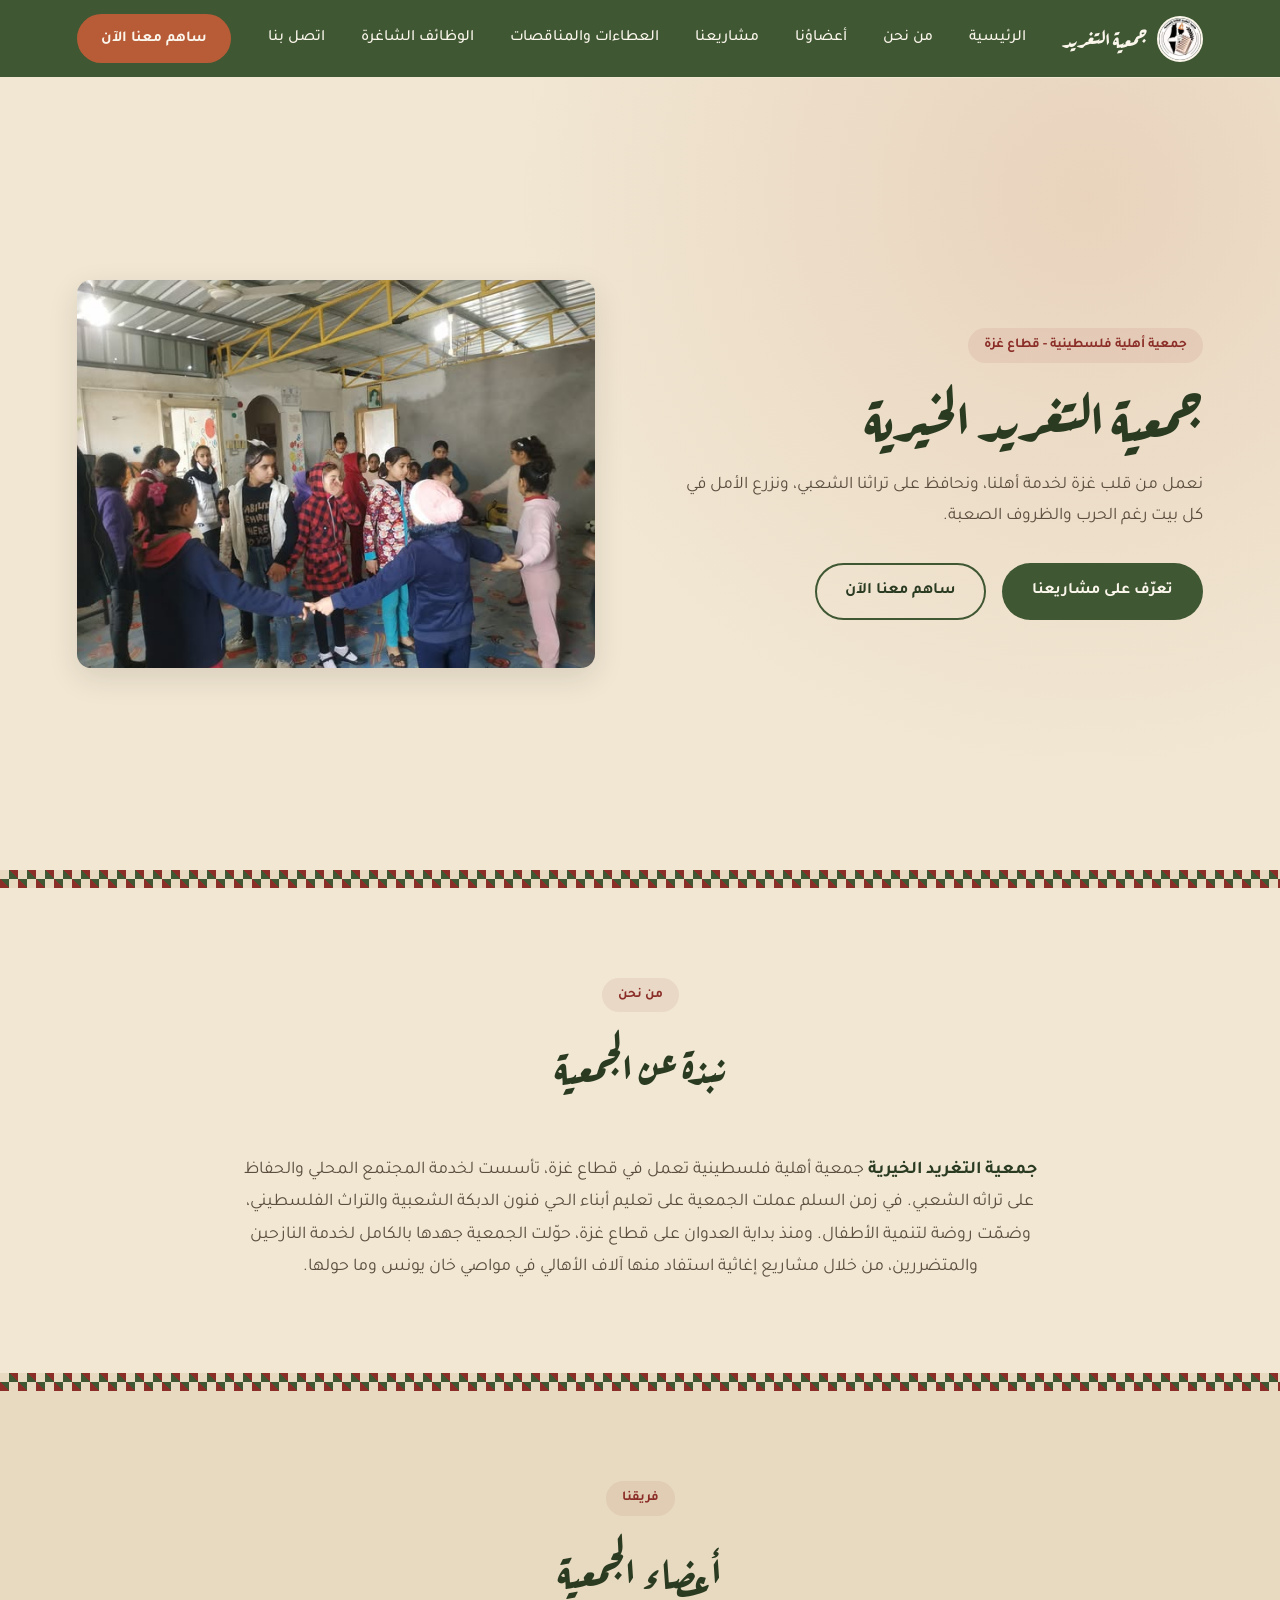
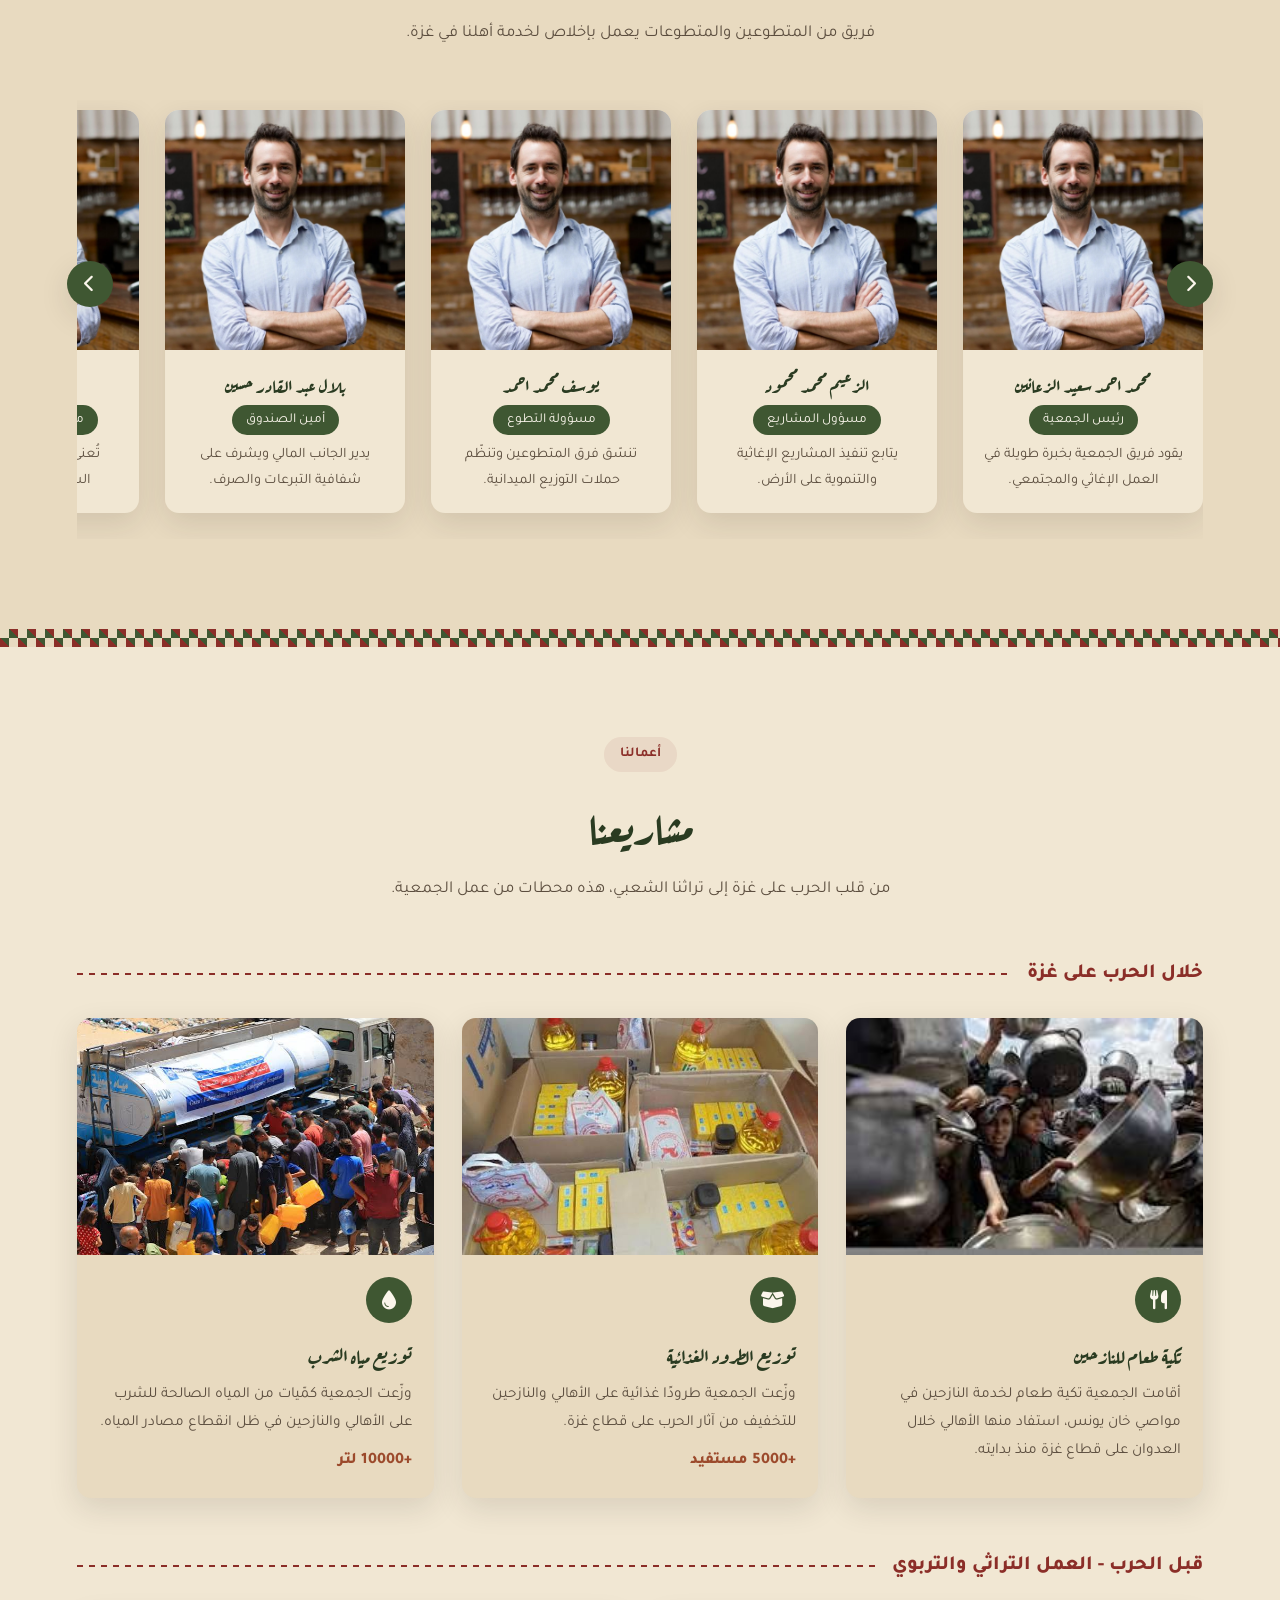
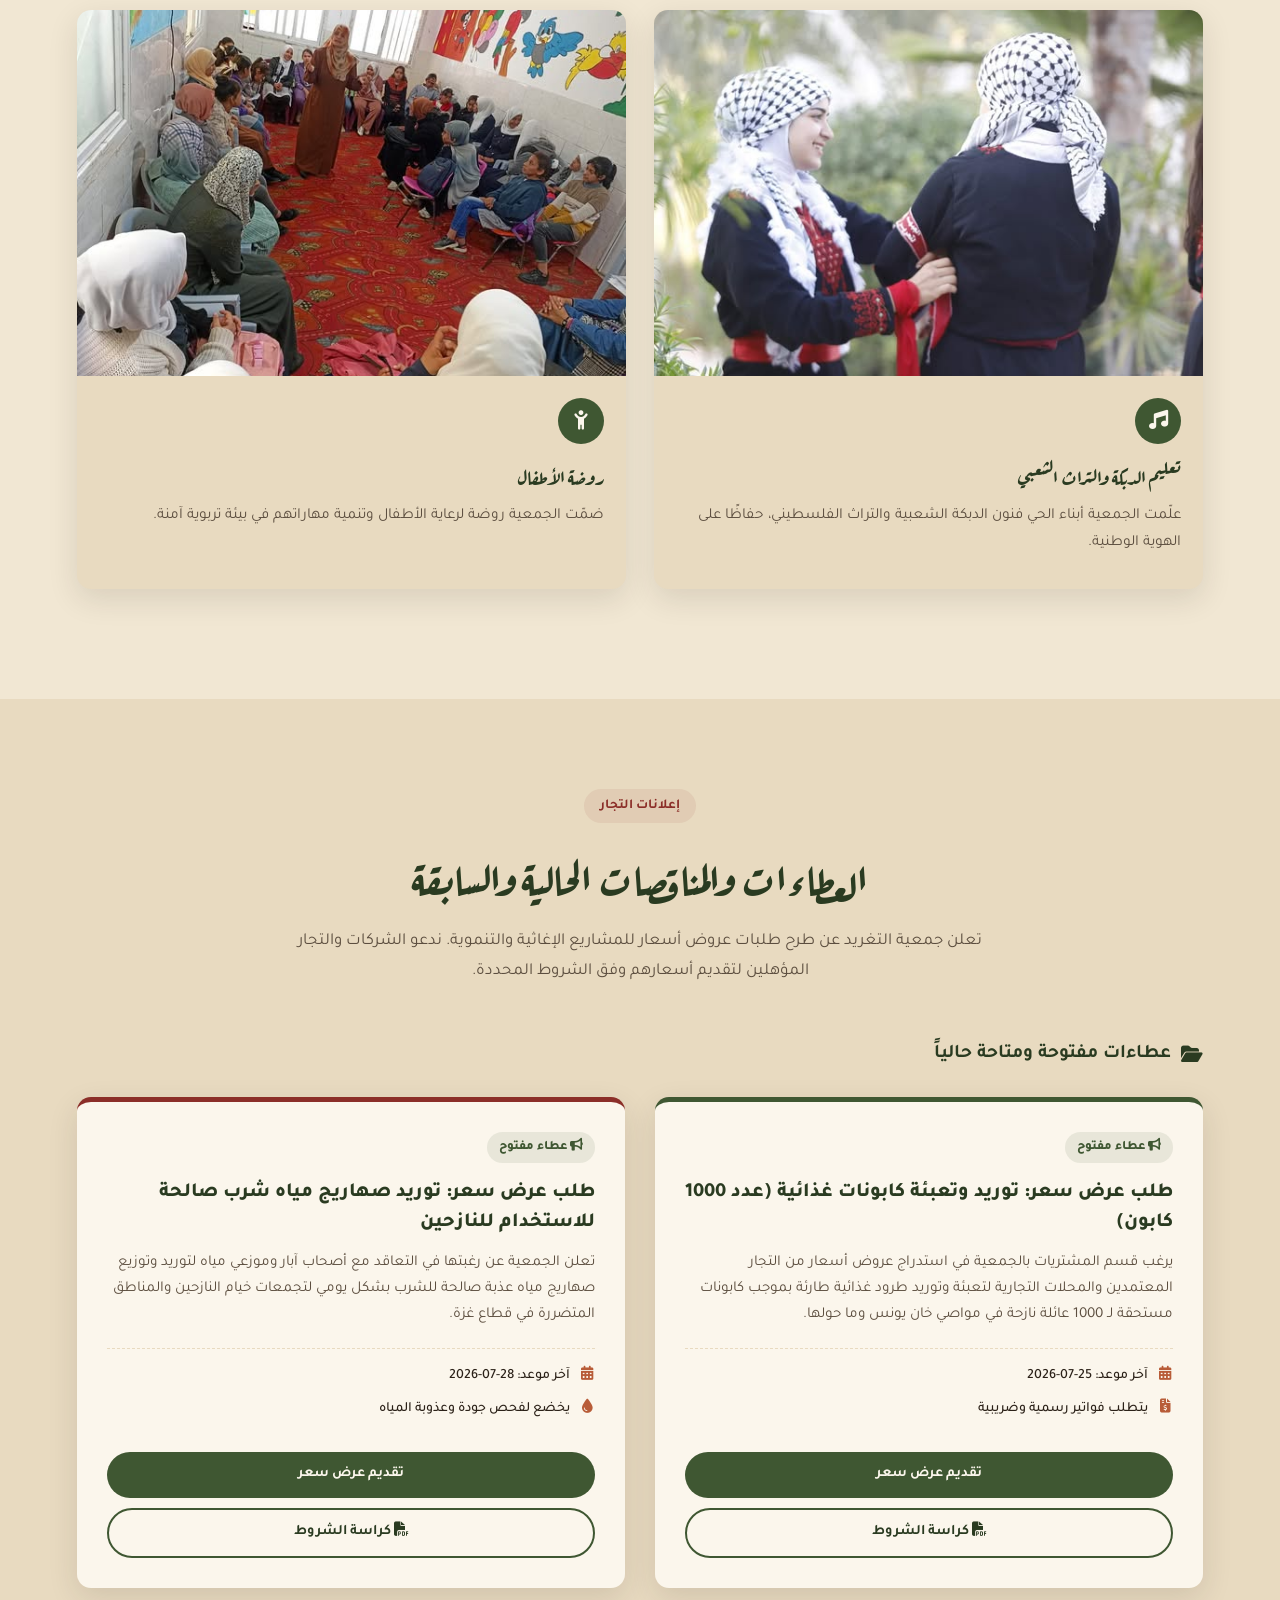
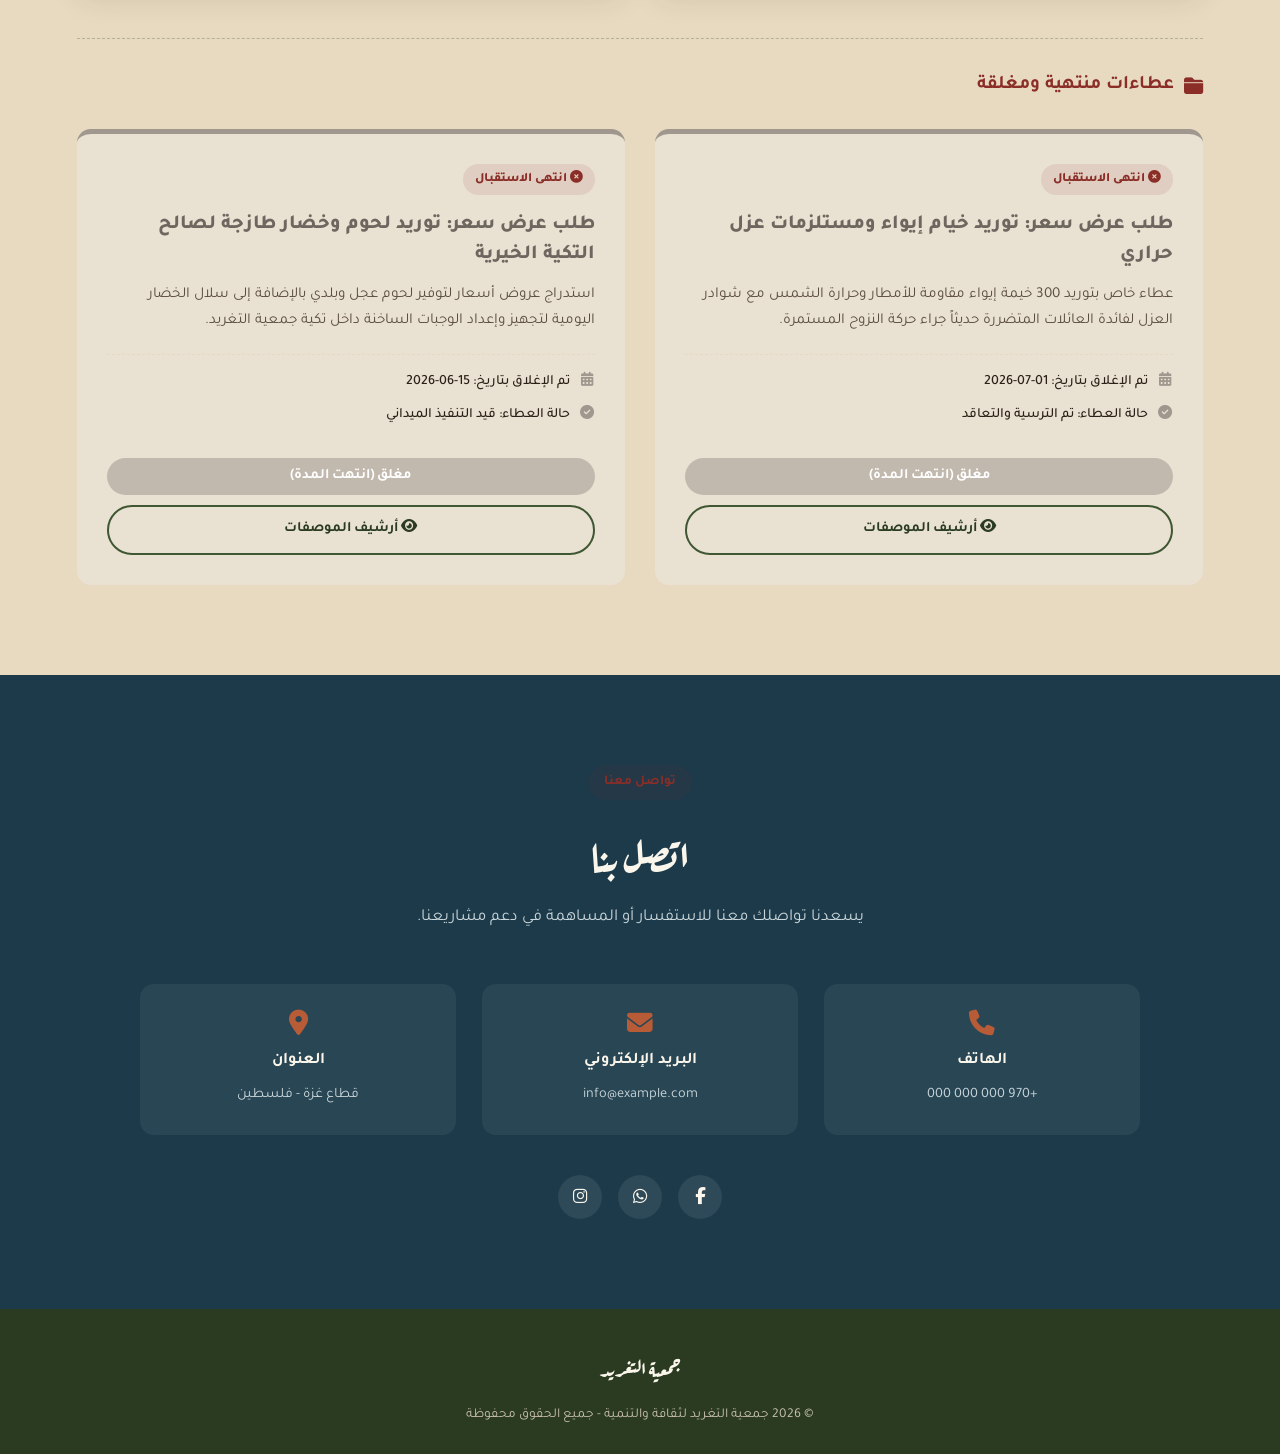
<file: index.html>
<!DOCTYPE html>
<html lang="ar" dir="rtl">

<head>
    <meta charset="UTF-8">
    <meta name="viewport" content="width=device-width, initial-scale=1.0">
    <title>جمعية التغريد الخيرية</title>

    <!-- خطوط جوجل: خط عرضي مميز للعناوين + خط واضح للنصوص -->
    <link rel="preconnect" href="https://fonts.googleapis.com">
    <link rel="preconnect" href="https://fonts.gstatic.com" crossorigin>
    <link
        href="https://fonts.googleapis.com/css2?family=Aref+Ruqaa:wght@400;700&family=Tajawal:wght@300;400;500;700;800&display=swap"
        rel="stylesheet">

    <!-- Font Awesome للأيقونات -->
    <link rel="stylesheet" href="https://cdnjs.cloudflare.com/ajax/libs/font-awesome/6.5.1/css/all.min.css">
    <link rel="stylesheet" href="css/style copy.css">
</head>

<body>

    <!-- ============ الهيدر ============ -->
    <header class="site-header" id="siteHeader">
        <div class="nav-container">
            <div class="logo">
                <!-- شعار الجمعية -->
                <a href="index.html"><img src="images/logo.jpg" alt="شعار الجمعية" class="logo-img"></a>
                <span class="logo-text">جمعية التغريد</span>
            </div>

            <ul class="nav-links" id="navLinks">
                <li><a href="index.html">الرئيسية</a></li>
                <li><a href="About_Us.html">من نحن</a></li>
                <li><a href="#team">أعضاؤنا</a></li>
                <li><a href="pro.html">مشاريعنا</a></li>
                <li><a href="index.html#tenders">العطاءات والمناقصات</a></li>
                <li><a href="jobs.html">الوظائف الشاغرة</a></li>
                <li><a href="contact-us.html">اتصل بنا</a></li>
            </ul>

            <div class="header-actions">
                <a href="#contact" class="btn-support">ساهم معنا الآن</a>
                <button class="nav-toggle" id="navToggle" aria-label="فتح القائمة">
                    <i class="fa-solid fa-bars"></i>
                </button>
            </div>
        </div>
    </header>

    <!-- ============ الصفحة الرئيسية Hero ============ -->
    <section class="hero" id="home">
        <div class="hero-text reveal">
            <span class="eyebrow">جمعية أهلية فلسطينية - قطاع غزة</span>
            <h1>جمعية التغريد الخيرية</h1>
            <p>نعمل من قلب غزة لخدمة أهلنا، ونحافظ على تراثنا الشعبي، ونزرع الأمل في كل بيت رغم الحرب والظروف الصعبة.
            </p>
            <div class="hero-buttons">
                <a href="#projects" class="btn-primary">تعرّف على مشاريعنا</a>
                <a href="#contact" class="btn-outline">ساهم معنا الآن</a>
            </div>
        </div>
        <div class="hero-media reveal">
            <img src="images/انشطة.jpg" alt="من أعمال الجمعية">
        </div>
    </section>

    <div class="tatreez-divider"></div>

    <!-- ============ نبذة عن الجمعية ============ -->
    <section class="about" id="about">
        <div class="section-head reveal">
            <span class="eyebrow">من نحن</span>
            <h2>نبذة عن الجمعية</h2>
        </div>
        <div class="about-box reveal">
            <p>
                <strong>جمعية التغريد الخيرية</strong> جمعية أهلية فلسطينية تعمل في قطاع غزة، تأسست لخدمة المجتمع
                المحلي والحفاظ على تراثه الشعبي.
                في زمن السلم عملت الجمعية على تعليم أبناء الحي فنون الدبكة الشعبية والتراث الفلسطيني، وضمّت روضة لتنمية
                الأطفال.
                ومنذ بداية العدوان على قطاع غزة، حوّلت الجمعية جهدها بالكامل لخدمة النازحين والمتضررين، من خلال مشاريع
                إغاثية استفاد منها آلاف الأهالي في مواصي خان يونس وما حولها.
            </p>
        </div>
    </section>

    <div class="tatreez-divider"></div>

    <!-- ============ أعضاء الجمعية ============ -->
    <section class="team" id="team">
        <div class="section-head reveal">
            <span class="eyebrow">فريقنا</span>
            <h2>أعضاء الجمعية</h2>
            <p>فريق من المتطوعين والمتطوعات يعمل بإخلاص لخدمة أهلنا في غزة.</p>
        </div>

        <div class="carousel-wrap reveal">
            <button class="carousel-arrow prev" id="prevBtn" aria-label="السابق"><i
                    class="fa-solid fa-chevron-right"></i></button>
            <div class="carousel-track" id="carouselTrack">

                <div class="team-card">

                    <img src="images/IMG_٢٠٢٦٠٦١٣_٢٠٥٠٤٩.jpg" alt="اسم العضو الأول" class="team-photo">
                    <div class="team-info">
                        <h3> محمد احمد سعيد الزعانين</h3>
                        <span>رئيس الجمعية</span>
                        <p>يقود فريق الجمعية بخبرة طويلة في العمل الإغاثي والمجتمعي.</p>
                    </div>
                </div>

                <div class="team-card">
                    <img src="images/IMG_٢٠٢٦٠٦١٣_٢٠٥٠٤٩.jpg" alt="اسم العضو الثاني" class="team-photo">
                    <div class="team-info">
                        <h3> الزعيم محمد محمود</h3>
                        <span>مسؤول المشاريع</span>
                        <p>يتابع تنفيذ المشاريع الإغاثية والتنموية على الأرض.</p>
                    </div>
                </div>

                <div class="team-card">
                    <img src="images/IMG_٢٠٢٦٠٦١٣_٢٠٥٠٤٩.jpg" alt="اسم العضو الثالث" class="team-photo">
                    <div class="team-info">
                        <h3> يوسف محمد احمد</h3>
                        <span>مسؤولة التطوع</span>
                        <p>تنسّق فرق المتطوعين وتنظّم حملات التوزيع الميدانية.</p>
                    </div>
                </div>

                <div class="team-card">
                    <img src="images/IMG_٢٠٢٦٠٦١٣_٢٠٥٠٤٩.jpg" alt="اسم العضو الرابع" class="team-photo">
                    <div class="team-info">
                        <h3> بلال عبد القادر حسين</h3>
                        <span>أمين الصندوق</span>
                        <p>يدير الجانب المالي ويشرف على شفافية التبرعات والصرف.</p>
                    </div>
                </div>

                <div class="team-card">
                    <img src="images/IMG_٢٠٢٦٠٦١٣_٢٠٥٠٤٩.jpg" alt="اسم العضو الخامس" class="team-photo">
                    <div class="team-info">
                        <h3> ابو محمود قصى احمد </h3>
                        <span>مسؤولة التراث والفنون</span>
                        <p>تُعنى بأنشطة الدبكة والتراث الشعبي وبرامج الأطفال.</p>
                    </div>
                </div>

            </div>
            <button class="carousel-arrow next" id="nextBtn" aria-label="التالي"><i
                    class="fa-solid fa-chevron-left"></i></button>
        </div>
    </section>

    <div class="tatreez-divider"></div>

    <!-- ============ المشاريع ============ -->
    <section class="projects" id="projects">
        <div class="section-head reveal">
            <span class="eyebrow">أعمالنا</span>
            <h2>مشاريعنا</h2>
            <p>من قلب الحرب على غزة إلى تراثنا الشعبي، هذه محطات من عمل الجمعية.</p>
        </div>

        <!-- مشاريع خلال الحرب -->
        <div class="projects-group-title reveal">
            <h3>خلال الحرب على غزة</h3>
        </div>
        <div class="projects-grid">

            <div class="project-card reveal">
                <img src="images/تكية.jpg" alt="تكية الطعام في مواصي خان يونس" class="project-photo">
                <div class="project-body">
                    <div class="project-icon"><i class="fa-solid fa-utensils"></i></div>
                    <h4>تكية طعام للنازحين</h4>
                    <p>أقامت الجمعية تكية طعام لخدمة النازحين في مواصي خان يونس، استفاد منها الأهالي خلال العدوان على
                        قطاع غزة منذ بدايته.</p>
                </div>
            </div>

            <div class="project-card reveal">
                <img src="images/eee.jpg" alt="توزيع الطرود الغذائية" class="project-photo">
                <div class="project-body">
                    <div class="project-icon"><i class="fa-solid fa-box-open"></i></div>
                    <h4>توزيع الطرود الغذائية</h4>
                    <p>وزّعت الجمعية طرودًا غذائية على الأهالي والنازحين للتخفيف من آثار الحرب على قطاع غزة.</p>
                    <span class="project-stat">+5000 مستفيد</span>
                </div>
            </div>

            <div class="project-card reveal">
                <img src="images/ميا.jpg" alt="توزيع مياه الشرب" class="project-photo">
                <div class="project-body">
                    <div class="project-icon"><i class="fa-solid fa-droplet"></i></div>
                    <h4>توزيع مياه الشرب</h4>
                    <p>وزّعت الجمعية كمّيات من المياه الصالحة للشرب على الأهالي والنازحين في ظل انقطاع مصادر المياه.</p>
                    <span class="project-stat">+10000 لتر</span>
                </div>
            </div>

        </div>

        <!-- مشاريع قبل الحرب -->
        <div class="projects-group-title reveal">
            <h3>قبل الحرب - العمل التراثي والتربوي</h3>
        </div>
        <div class="projects-grid">

            <div class="project-card reveal">
                <img src="images/دبكة.jpg" alt="تعليم فنون الدبكة والتراث الشعبي" class="project-photo">
                <div class="project-body">
                    <div class="project-icon"><i class="fa-solid fa-music"></i></div>
                    <h4>تعليم الدبكة والتراث الشعبي</h4>
                    <p>علّمت الجمعية أبناء الحي فنون الدبكة الشعبية والتراث الفلسطيني، حفاظًا على الهوية الوطنية.</p>
                </div>
            </div>

            <div class="project-card reveal">
                <img src="images/المرا.jpg" alt="روضة الأطفال" class="project-photo">
                <div class="project-body">
                    <div class="project-icon"><i class="fa-solid fa-child-reaching"></i></div>
                    <h4>روضة الأطفال</h4>
                    <p>ضمّت الجمعية روضة لرعاية الأطفال وتنمية مهاراتهم في بيئة تربوية آمنة.</p>
                </div>
            </div>

        </div>
    </section>

    <!-- ============ قسم العطاءات والمناقصات ============ -->

    <section class="tenders-section" id="tenders">
        <div class="section-head reveal">
            <span class="eyebrow">إعلانات التجار</span>
            <h2>العطاءات والمناقصات الحالية والسابقة</h2>
            <p>تعلن جمعية التغريد عن طرح طلبات عروض أسعار للمشاريع الإغاثية والتنموية. ندعو الشركات والتجار المؤهلين
                لتقديم أسعارهم وفق الشروط المحددة.</p>
        </div>

        <!-- شبكة العطاءات المفتوحة والحالية -->
        <h3 class="tenders-sub-title"><i class="fa-solid fa-folder-open"></i> عطاءات مفتوحة ومتاحة حالياً</h3>
        <div class="tenders-grid">

            <!-- العطاء الأول: كابونات التوزيع -->
            <div class="tender-card">
                <div class="tender-body">
                    <span class="tender-status status-open">
                        <i class="fa-solid fa-bullhorn"></i> عطاء مفتوح
                    </span>
                    <h3>طلب عرض سعر: توريد وتعبئة كابونات غذائية (عدد 1000 كابون)</h3>
                    <p>يرغب قسم المشتريات بالجمعية في استدراج عروض أسعار من التجار المعتمدين والمحلات التجارية لتعبئة
                        وتوريد طرود غذائية طارئة بموجب كابونات مستحقة لـ 1000 عائلة نازحة في مواصي خان يونس وما حولها.
                    </p>

                    <ul class="tender-meta-list">
                        <li><i class="fa-solid fa-calendar-days"></i> آخر موعد: 25-07-2026</li>
                        <li><i class="fa-solid fa-file-invoice-dollar"></i> يتطلب فواتير رسمية وضريبية</li>
                    </ul>
                </div>
                <div class="tender-actions">
                    <a href="contact-us.html?subject=عطاء_1000_كابون" class="btn-primary tender-btn">تقديم عرض سعر</a>
                    <a href="#" class="btn-outline tender-btn"><i class="fa-solid fa-file-pdf"></i> كراسة الشروط</a>
                </div>
            </div>

            <!-- العطاء الثاني: صهاريج المياه -->
            <div class="tender-card tender-highlight">
                <div class="tender-body">
                    <span class="tender-status status-open">
                        <i class="fa-solid fa-bullhorn"></i> عطاء مفتوح
                    </span>
                    <h3>طلب عرض سعر: توريد صهاريج مياه شرب صالحة للاستخدام للنازحين</h3>
                    <p>تعلن الجمعية عن رغبتها في التعاقد مع أصحاب آبار وموزعي مياه لتوريد وتوزيع صهاريج مياه عذبة صالحة
                        للشرب بشكل يومي لتجمعات خيام النازحين والمناطق المتضررة في قطاع غزة.</p>

                    <ul class="tender-meta-list">
                        <li><i class="fa-solid fa-calendar-days"></i> آخر موعد: 28-07-2026</li>
                        <li><i class="fa-solid fa-droplet"></i> يخضع لفحص جودة وعذوبة المياه</li>
                    </ul>
                </div>
                <div class="tender-actions">
                    <a href="contact-us.html?subject=عطاء_صهاريج_المياه" class="btn-primary tender-btn">تقديم عرض
                        سعر</a>
                    <a href="#" class="btn-outline tender-btn"><i class="fa-solid fa-file-pdf"></i> كراسة الشروط</a>
                </div>
            </div>

        </div>

        <!-- خط فاصل بين الحالي والمنتهي -->
        <div style="margin: 50px 0 30px; border-top: 1px dashed var(--olive); opacity: 0.3;"></div>

        <!-- شبكة العطاءات المنتهية والمغلقة -->
        <h3 class="tenders-sub-title color-expired"><i class="fa-solid fa-folder-closed"></i> عطاءات منتهية ومغلقة</h3>
        <div class="tenders-grid">

            <!-- عطاء منتهي 1: خيام إيواء -->
            <div class="tender-card tender-expired">
                <div class="tender-body">
                    <span class="tender-status status-closed">
                        <i class="fa-solid fa-circle-xmark"></i> انتهى الاستقبال
                    </span>
                    <h3>طلب عرض سعر: توريد خيام إيواء ومستلزمات عزل حراري</h3>
                    <p>عطاء خاص بتوريد 300 خيمة إيواء مقاومة للأمطار وحرارة الشمس مع شوادر العزل لفائدة العائلات
                        المتضررة حديثاً جراء حركة النزوح المستمرة.</p>

                    <ul class="tender-meta-list">
                        <li><i class="fa-solid fa-calendar-days"></i> تم الإغلاق بتاريخ: 01-07-2026</li>
                        <li><i class="fa-solid fa-circle-check"></i> حالة العطاء: تم الترسية والتعاقد</li>
                    </ul>
                </div>
                <div class="tender-actions">
                    <button class="btn-expired-status" disabled>مغلق (انتهت المدة)</button>
                    <a href="#" class="btn-outline tender-btn"><i class="fa-solid fa-eye"></i> أرشيف الموصفات</a>
                </div>
            </div>

            <!-- عطاء منتهي 2: وجبات مطبوخة -->
            <div class="tender-card tender-expired">
                <div class="tender-body">
                    <span class="tender-status status-closed">
                        <i class="fa-solid fa-circle-xmark"></i> انتهى الاستقبال
                    </span>
                    <h3>طلب عرض سعر: توريد لحوم وخضار طازجة لصالح التكية الخيرية</h3>
                    <p>استدراج عروض أسعار لتوفير لحوم عجل وبلدي بالإضافة إلى سلال الخضار اليومية لتجهيز وإعداد الوجبات
                        الساخنة داخل تكية جمعية التغريد.</p>

                    <ul class="tender-meta-list">
                        <li><i class="fa-solid fa-calendar-days"></i> تم الإغلاق بتاريخ: 15-06-2026</li>
                        <li><i class="fa-solid fa-circle-check"></i> حالة العطاء: قيد التنفيذ الميداني</li>
                    </ul>
                </div>
                <div class="tender-actions">
                    <button class="btn-expired-status" disabled>مغلق (انتهت المدة)</button>
                    <a href="#" class="btn-outline tender-btn"><i class="fa-solid fa-eye"></i> أرشيف الموصفات</a>
                </div>
            </div>

        </div>
    </section>

    <!-- ============ اتصل بنا ============ -->
    <section class="contact" id="contact">
        <div class="section-head reveal">
            <span class="eyebrow">تواصل معنا</span>
            <h2>اتصل بنا</h2>
            <p>يسعدنا تواصلك معنا للاستفسار أو المساهمة في دعم مشاريعنا.</p>
        </div>

        <div class="contact-grid reveal">
            <div class="contact-item">
                <i class="fa-solid fa-phone"></i>
                <h4>الهاتف</h4>
                <p>+970 000 000 000</p>
            </div>
            <div class="contact-item">
                <i class="fa-solid fa-envelope"></i>
                <h4>البريد الإلكتروني</h4>
                <p>info@example.com</p>
            </div>
            <div class="contact-item">
                <i class="fa-solid fa-location-dot"></i>
                <h4>العنوان</h4>
                <p>قطاع غزة - فلسطين</p>
            </div>
        </div>

        <div class="social-row reveal">
            <a href="#" aria-label="فيسبوك"><i class="fa-brands fa-facebook-f"></i></a>
            <a href="#" aria-label="واتساب"><i class="fa-brands fa-whatsapp"></i></a>
            <a href="#" aria-label="إنستغرام"><i class="fa-brands fa-instagram"></i></a>
        </div>
    </section>

    <!-- ============ الفوتر ============ -->
    <footer>
        <span class="logo-text">جمعية التغريد</span>
        <p>© 2026 جمعية التغريد لثقافة والتنمية - جميع الحقوق محفوظة</p>
    </footer>

    <!-- زر السكرول لأعلى -->
    <button id="scrollTopBtn" aria-label="العودة للأعلى">
        <i class="fa-solid fa-arrow-up"></i>
    </button>

    <script src="js/script.js"></script>


</body>

</html>
</file>
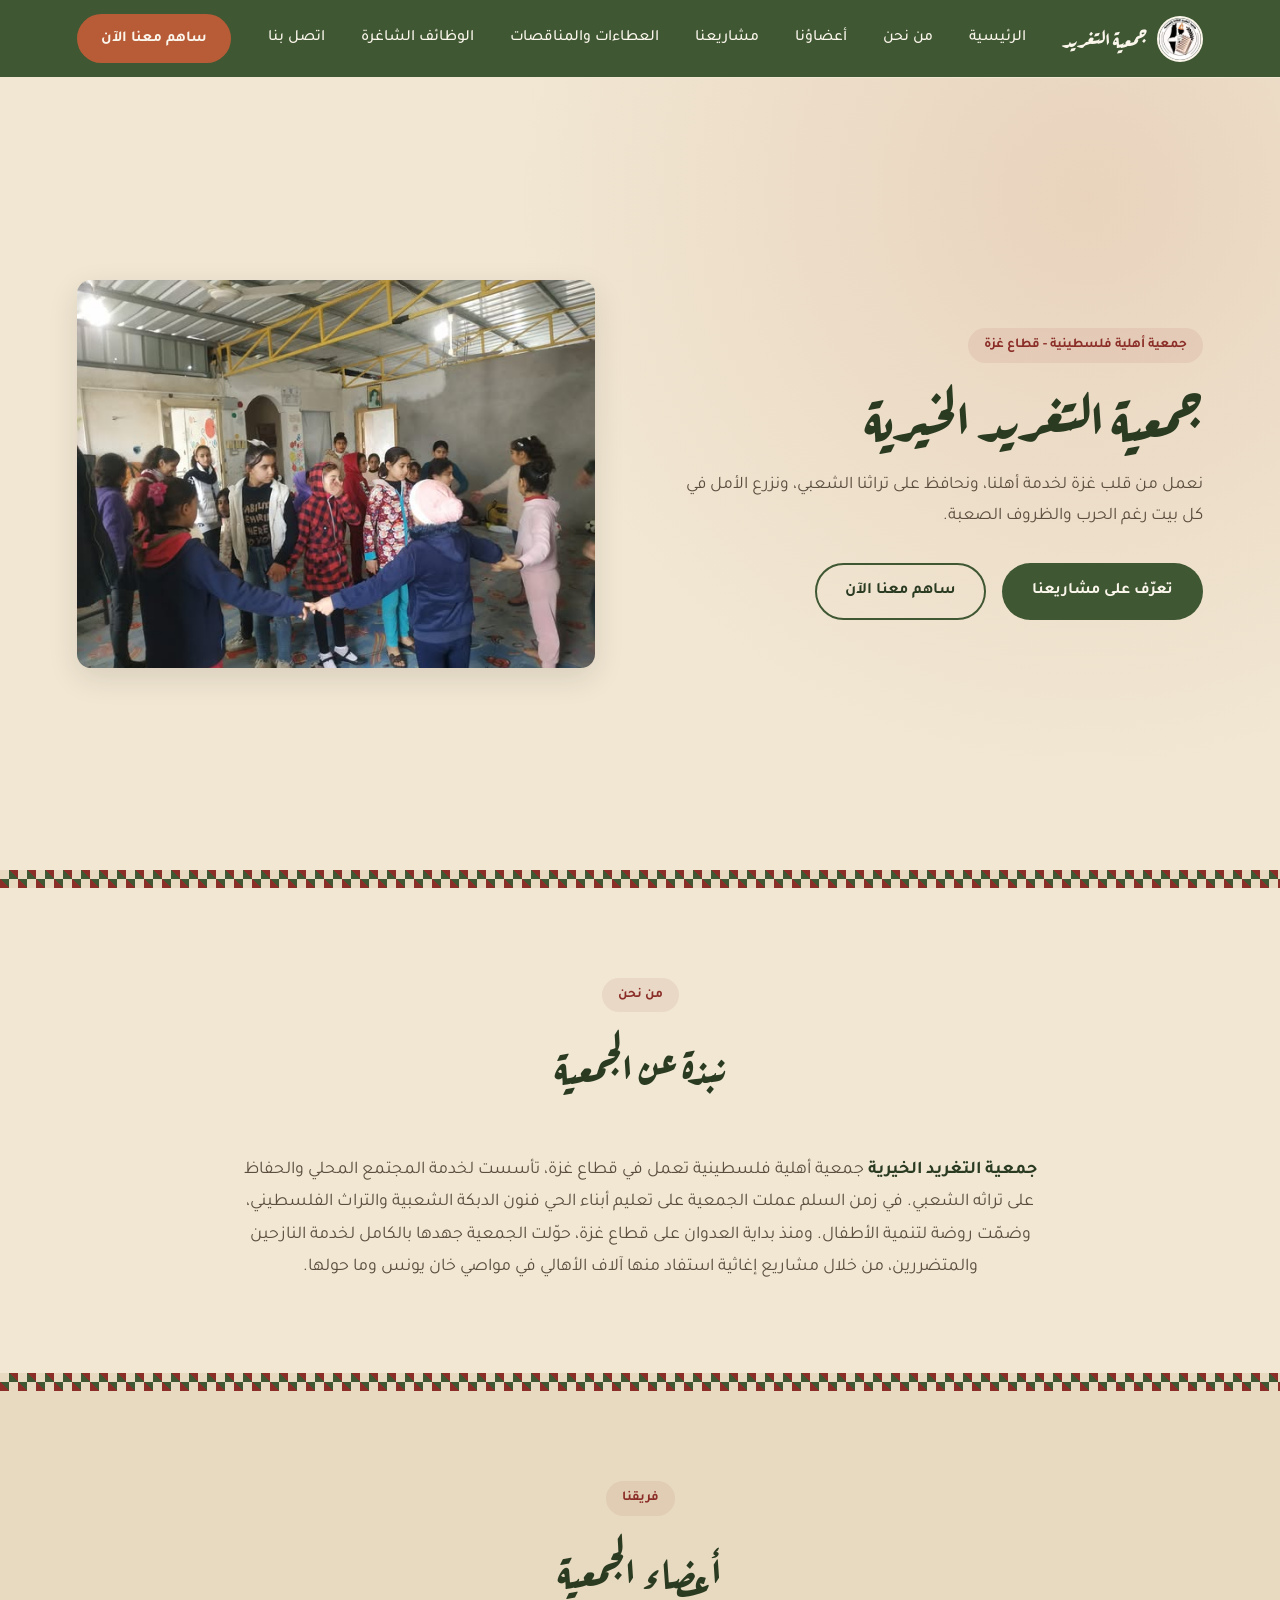
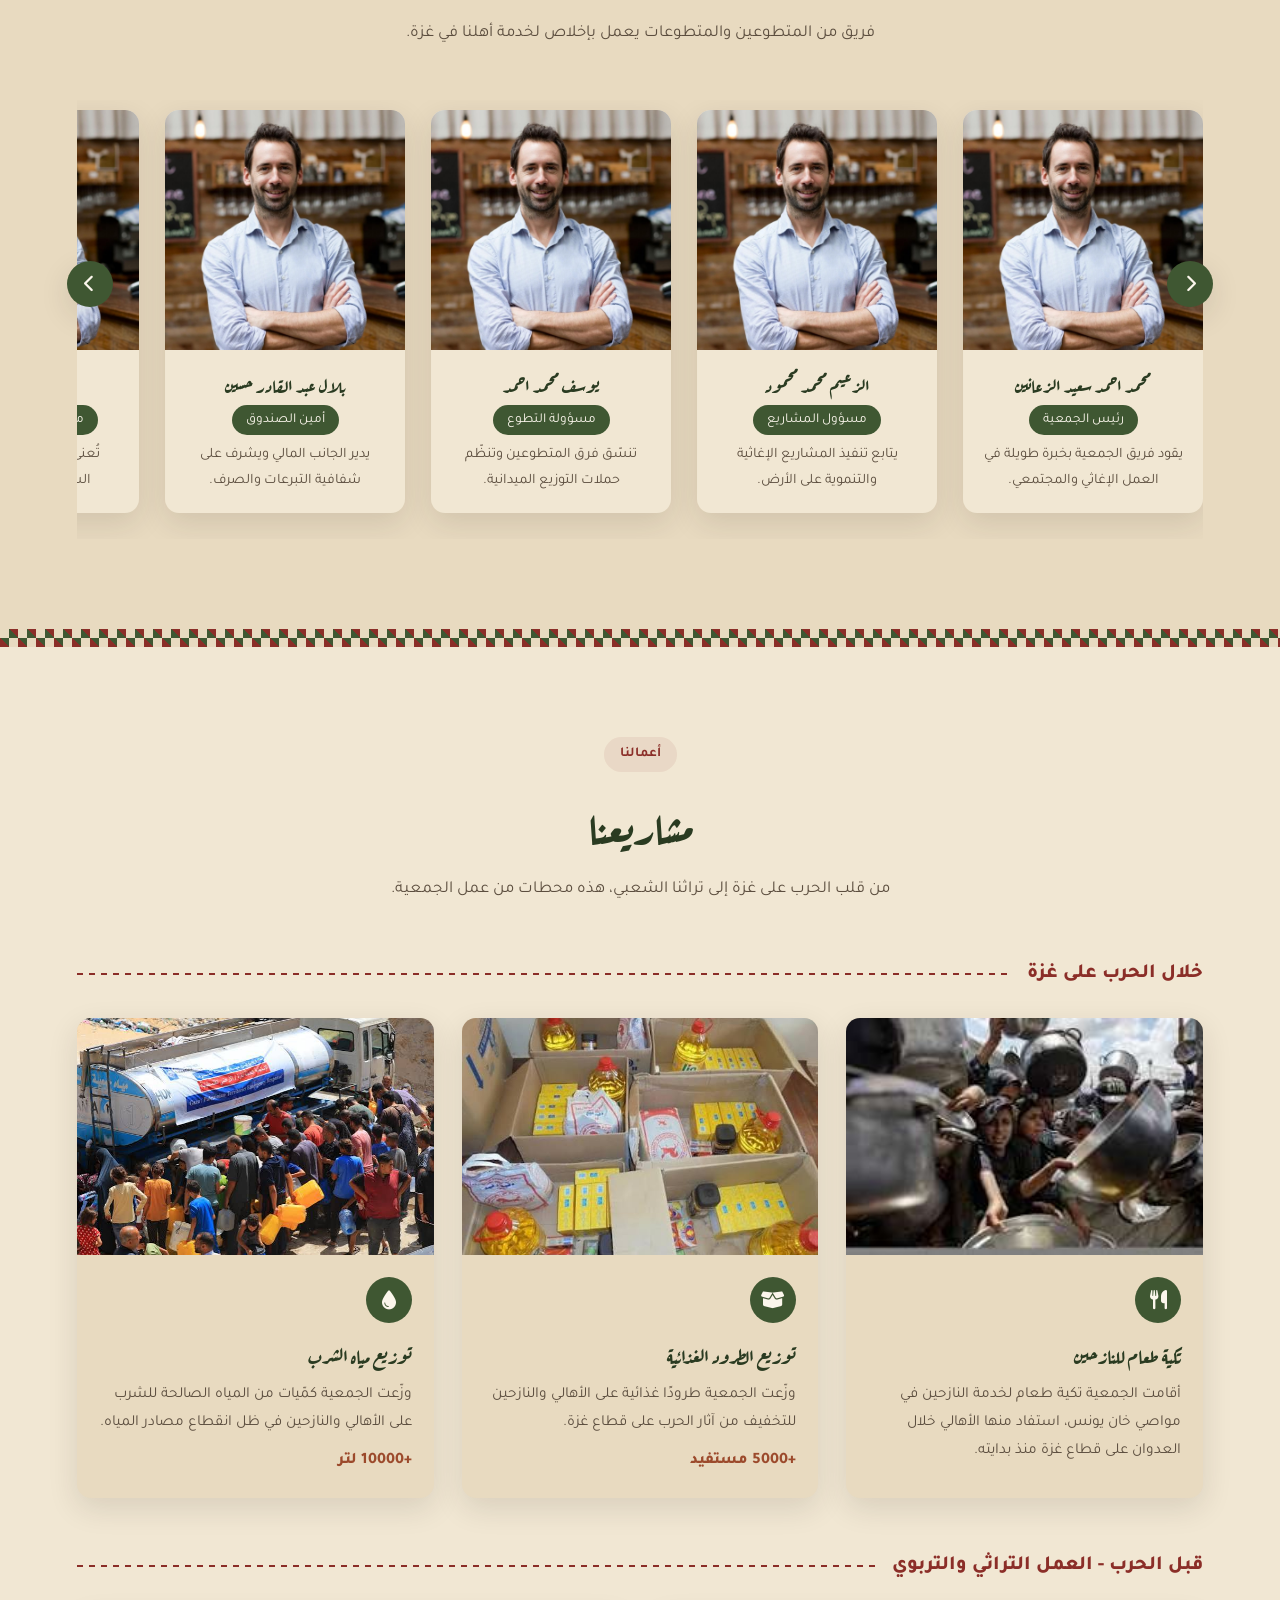
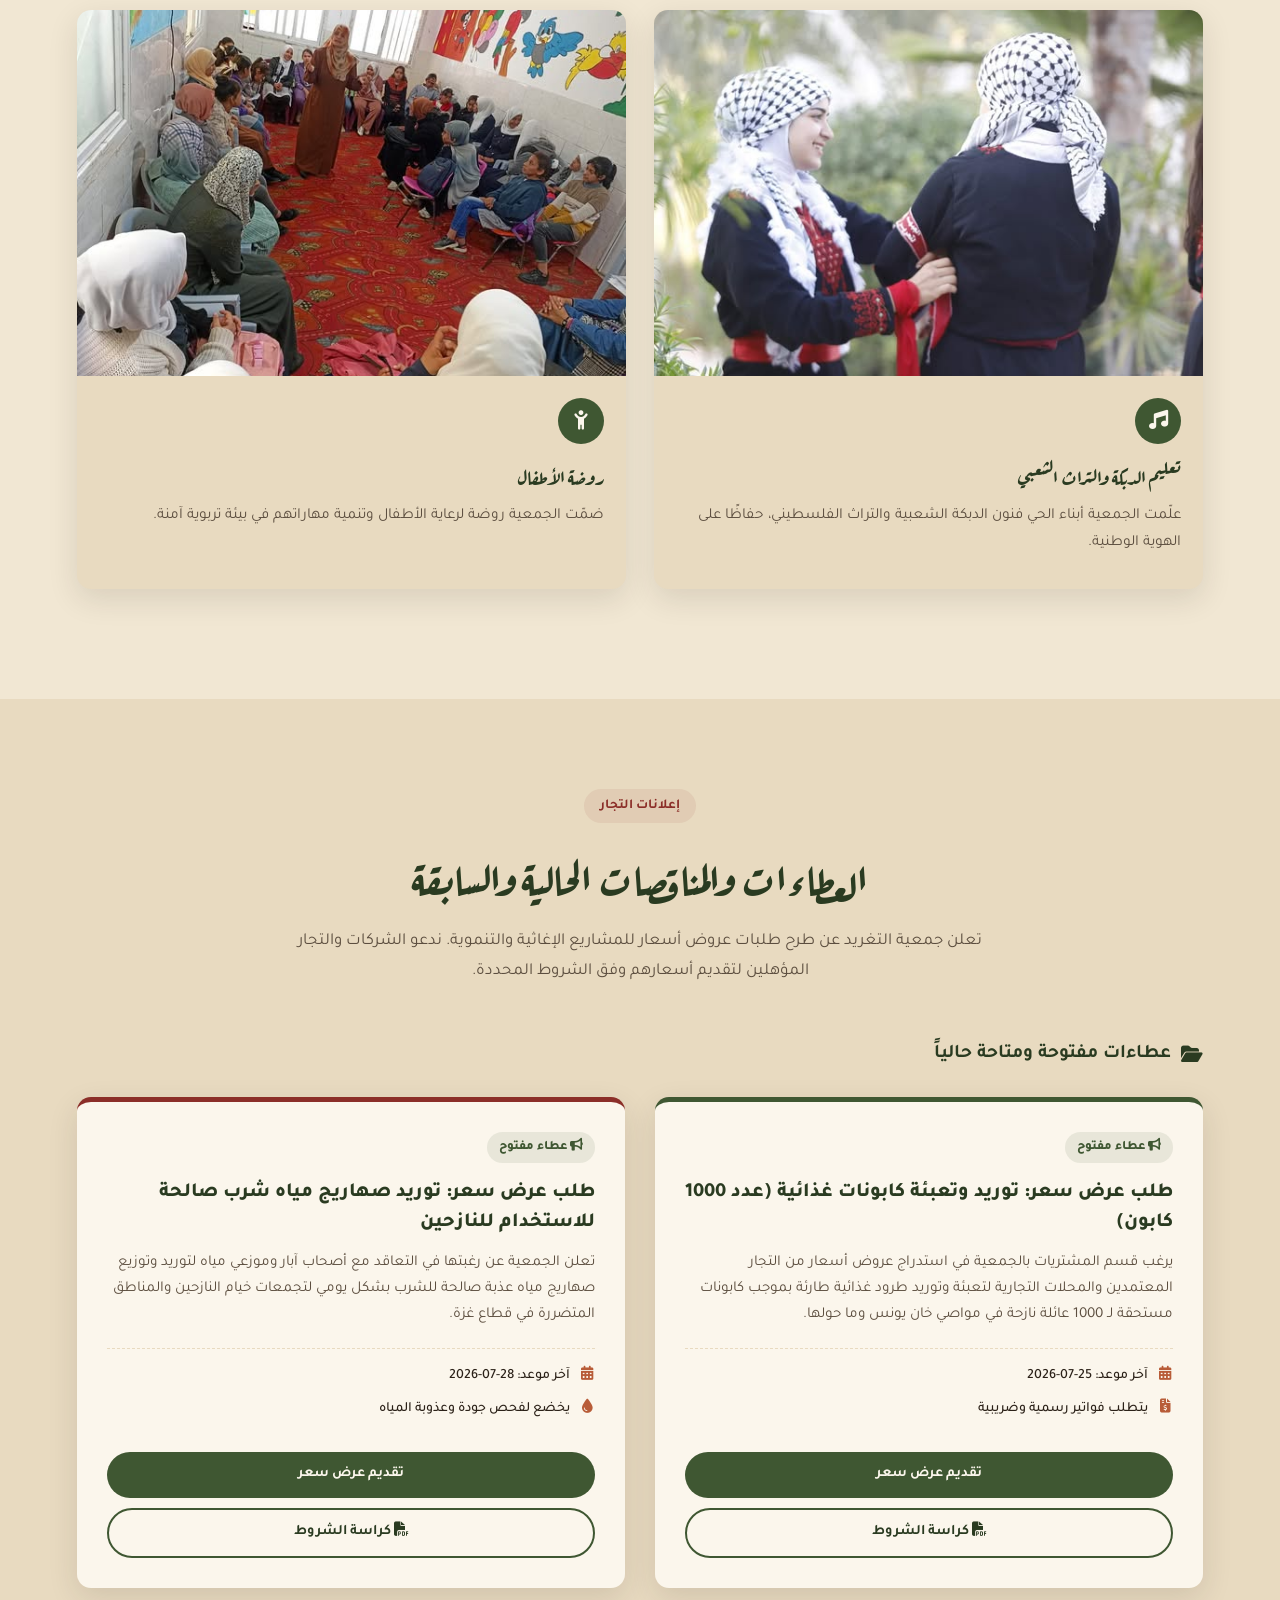
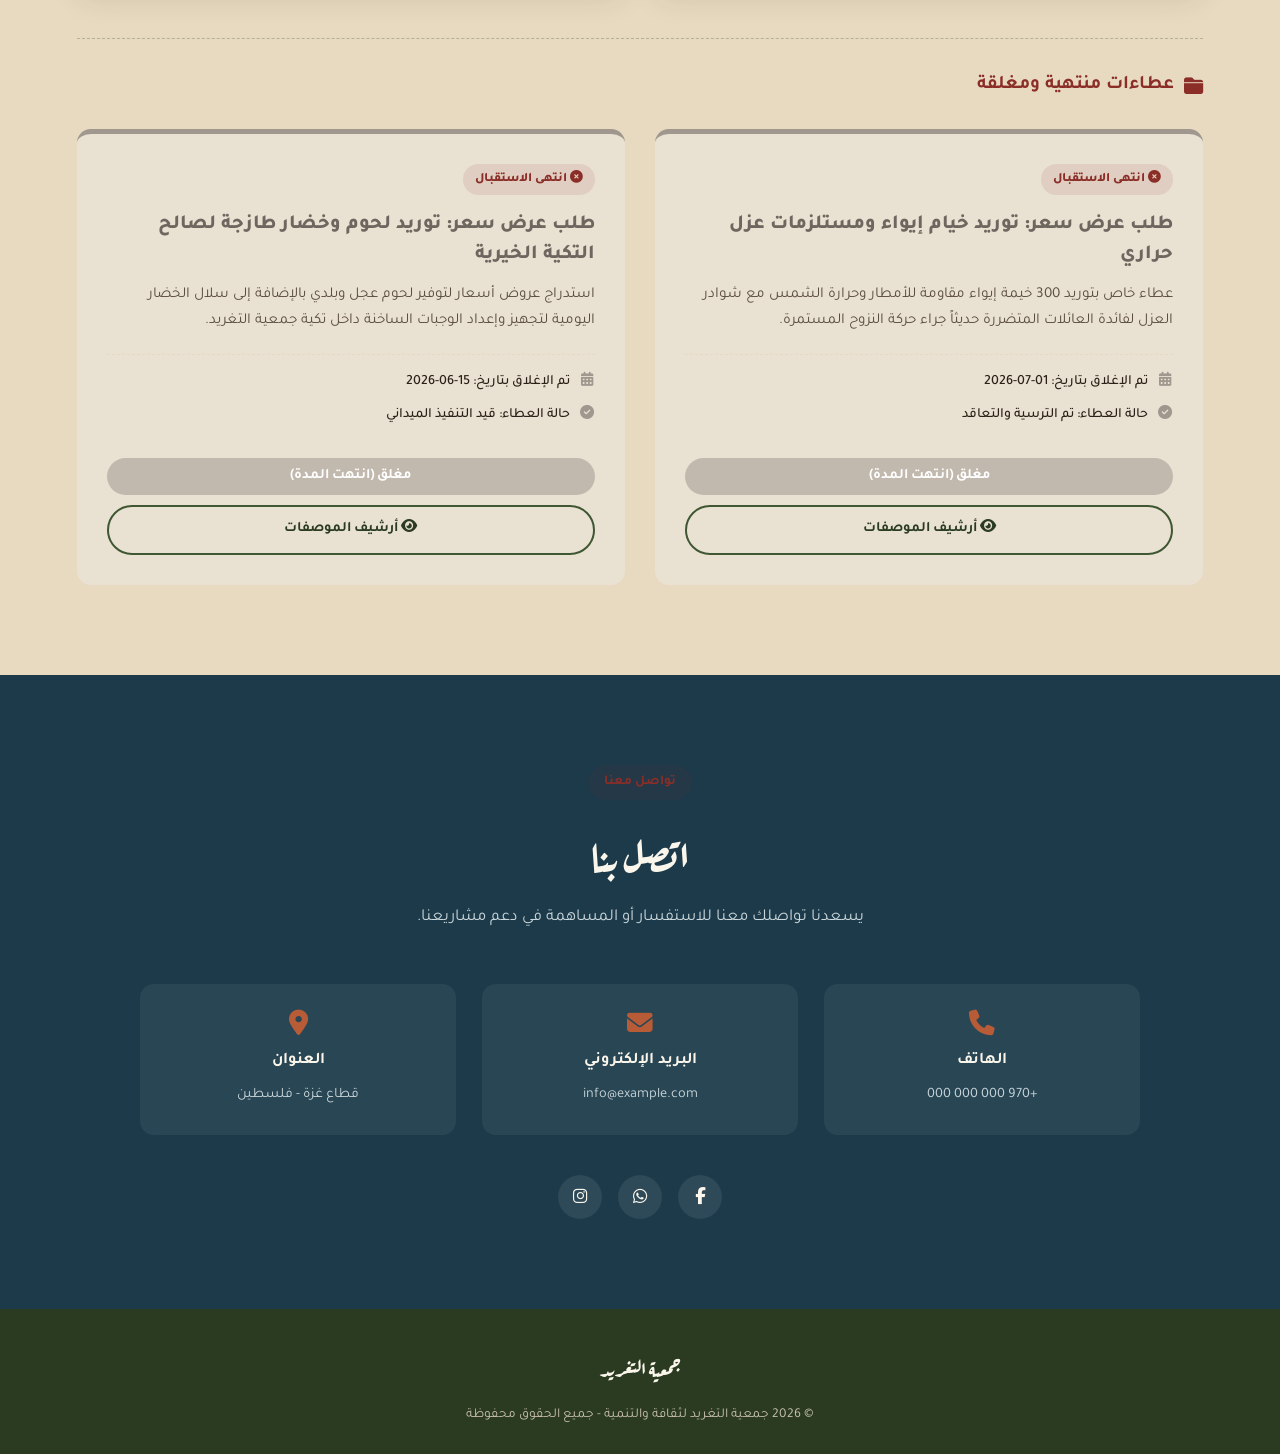
<file: human1R/index.html>
<!DOCTYPE html>
<html lang="ar" dir="rtl">

<head>
    <meta charset="UTF-8">
    <meta name="viewport" content="width=device-width, initial-scale=1.0">
    <title>جمعية التغريد الخيرية</title>

    <!-- خطوط جوجل: خط عرضي مميز للعناوين + خط واضح للنصوص -->
    <link rel="preconnect" href="https://fonts.googleapis.com">
    <link rel="preconnect" href="https://fonts.gstatic.com" crossorigin>
    <link
        href="https://fonts.googleapis.com/css2?family=Aref+Ruqaa:wght@400;700&family=Tajawal:wght@300;400;500;700;800&display=swap"
        rel="stylesheet">

    <!-- Font Awesome للأيقونات -->
    <link rel="stylesheet" href="https://cdnjs.cloudflare.com/ajax/libs/font-awesome/6.5.1/css/all.min.css">
    <link rel="stylesheet" href="css/style copy.css">
</head>

<body>

    <!-- ============ الهيدر ============ -->
    <header class="site-header" id="siteHeader">
        <div class="nav-container">
            <div class="logo">
                <!-- شعار الجمعية -->
                <img src="images/logo.jpg" alt="شعار الجمعية" class="logo-img">
                <span class="logo-text">جمعية التغريد</span>
            </div>

            <ul class="nav-links" id="navLinks">
                <li><a href="index.html">الرئيسية</a></li>
                <li><a href="About_Us.html">من نحن</a></li>
                <li><a href="#team">أعضاؤنا</a></li>
                <li><a href="pro.html">مشاريعنا</a></li>
                <li><a href="index.html#tenders">العطاءات والمناقصات</a></li>
                <li><a href="jobs.html">الوظائف الشاغرة</a></li>
                <li><a href="contact-us.html">اتصل بنا</a></li>
            </ul>

            <div class="header-actions">
                <a href="#contact" class="btn-support">ساهم معنا الآن</a>
                <button class="nav-toggle" id="navToggle" aria-label="فتح القائمة">
                    <i class="fa-solid fa-bars"></i>
                </button>
            </div>
        </div>
    </header>

    <!-- ============ الصفحة الرئيسية Hero ============ -->
    <section class="hero" id="home">
        <div class="hero-text reveal">
            <span class="eyebrow">جمعية أهلية فلسطينية - قطاع غزة</span>
            <h1>جمعية التغريد الخيرية</h1>
            <p>نعمل من قلب غزة لخدمة أهلنا، ونحافظ على تراثنا الشعبي، ونزرع الأمل في كل بيت رغم الحرب والظروف الصعبة.
            </p>
            <div class="hero-buttons">
                <a href="#projects" class="btn-primary">تعرّف على مشاريعنا</a>
                <a href="#contact" class="btn-outline">ساهم معنا الآن</a>
            </div>
        </div>
        <div class="hero-media reveal">
            <!-- الصورة الرئيسية للجمعية - المقاس المفضل: 1200×900 بكسل -->
            <img src="images/انشطة.jpg" alt="من أعمال الجمعية">
        </div>
    </section>

    <div class="tatreez-divider"></div>

    <!-- ============ نبذة عن الجمعية ============ -->
    <section class="about" id="about">
        <div class="section-head reveal">
            <span class="eyebrow">من نحن</span>
            <h2>نبذة عن الجمعية</h2>
        </div>
        <div class="about-box reveal">
            <p>
                <strong>جمعية التغريد الخيرية</strong> جمعية أهلية فلسطينية تعمل في قطاع غزة، تأسست لخدمة المجتمع
                المحلي والحفاظ على تراثه الشعبي.
                في زمن السلم عملت الجمعية على تعليم أبناء الحي فنون الدبكة الشعبية والتراث الفلسطيني، وضمّت روضة لتنمية
                الأطفال.
                ومنذ بداية العدوان على قطاع غزة، حوّلت الجمعية جهدها بالكامل لخدمة النازحين والمتضررين، من خلال مشاريع
                إغاثية استفاد منها آلاف الأهالي في مواصي خان يونس وما حولها.
            </p>
        </div>
    </section>

    <div class="tatreez-divider"></div>

    <!-- ============ أعضاء الجمعية ============ -->
    <section class="team" id="team">
        <div class="section-head reveal">
            <span class="eyebrow">فريقنا</span>
            <h2>أعضاء الجمعية</h2>
            <p>فريق من المتطوعين والمتطوعات يعمل بإخلاص لخدمة أهلنا في غزة.</p>
        </div>

        <div class="carousel-wrap reveal">
            <button class="carousel-arrow prev" id="prevBtn" aria-label="السابق"><i
                    class="fa-solid fa-chevron-right"></i></button>
            <div class="carousel-track" id="carouselTrack">

                <div class="team-card">

                    <img src="images/IMG_٢٠٢٦٠٦١٣_٢٠٥٠٤٩.jpg" alt="اسم العضو الأول" class="team-photo">
                    <div class="team-info">
                        <h3> محمد احمد سعيد الزعانين</h3>
                        <span>رئيس الجمعية</span>
                        <p>يقود فريق الجمعية بخبرة طويلة في العمل الإغاثي والمجتمعي.</p>
                    </div>
                </div>

                <div class="team-card">
                    <img src="images/IMG_٢٠٢٦٠٦١٣_٢٠٥٠٤٩.jpg" alt="اسم العضو الثاني" class="team-photo">
                    <div class="team-info">
                        <h3> الزعيم محمد محمود</h3>
                        <span>مسؤول المشاريع</span>
                        <p>يتابع تنفيذ المشاريع الإغاثية والتنموية على الأرض.</p>
                    </div>
                </div>

                <div class="team-card">
                    <img src="images/IMG_٢٠٢٦٠٦١٣_٢٠٥٠٤٩.jpg" alt="اسم العضو الثالث" class="team-photo">
                    <div class="team-info">
                        <h3> يوسف محمد احمد</h3>
                        <span>مسؤولة التطوع</span>
                        <p>تنسّق فرق المتطوعين وتنظّم حملات التوزيع الميدانية.</p>
                    </div>
                </div>

                <div class="team-card">
                    <img src="images/IMG_٢٠٢٦٠٦١٣_٢٠٥٠٤٩.jpg" alt="اسم العضو الرابع" class="team-photo">
                    <div class="team-info">
                        <h3> بلال عبد القادر حسين</h3>
                        <span>أمين الصندوق</span>
                        <p>يدير الجانب المالي ويشرف على شفافية التبرعات والصرف.</p>
                    </div>
                </div>

                <div class="team-card">
                    <img src="images/IMG_٢٠٢٦٠٦١٣_٢٠٥٠٤٩.jpg" alt="اسم العضو الخامس" class="team-photo">
                    <div class="team-info">
                        <h3> ابو محمود قصى احمد </h3>
                        <span>مسؤولة التراث والفنون</span>
                        <p>تُعنى بأنشطة الدبكة والتراث الشعبي وبرامج الأطفال.</p>
                    </div>
                </div>

            </div>
            <button class="carousel-arrow next" id="nextBtn" aria-label="التالي"><i
                    class="fa-solid fa-chevron-left"></i></button>
        </div>
    </section>

    <div class="tatreez-divider"></div>

    <!-- ============ المشاريع ============ -->
    <section class="projects" id="projects">
        <div class="section-head reveal">
            <span class="eyebrow">أعمالنا</span>
            <h2>مشاريعنا</h2>
            <p>من قلب الحرب على غزة إلى تراثنا الشعبي، هذه محطات من عمل الجمعية.</p>
        </div>

        <!-- مشاريع خلال الحرب -->
        <div class="projects-group-title reveal">
            <h3>خلال الحرب على غزة</h3>
        </div>
        <div class="projects-grid">

            <div class="project-card reveal">
                <img src="images/تكية.jpg" alt="تكية الطعام في مواصي خان يونس" class="project-photo">
                <div class="project-body">
                    <div class="project-icon"><i class="fa-solid fa-utensils"></i></div>
                    <h4>تكية طعام للنازحين</h4>
                    <p>أقامت الجمعية تكية طعام لخدمة النازحين في مواصي خان يونس، استفاد منها الأهالي خلال العدوان على
                        قطاع غزة منذ بدايته.</p>
                </div>
            </div>

            <div class="project-card reveal">
                <img src="images/eee.jpg" alt="توزيع الطرود الغذائية" class="project-photo">
                <div class="project-body">
                    <div class="project-icon"><i class="fa-solid fa-box-open"></i></div>
                    <h4>توزيع الطرود الغذائية</h4>
                    <p>وزّعت الجمعية طرودًا غذائية على الأهالي والنازحين للتخفيف من آثار الحرب على قطاع غزة.</p>
                    <span class="project-stat">+5000 مستفيد</span>
                </div>
            </div>

            <div class="project-card reveal">
                <img src="images/ميا.jpg" alt="توزيع مياه الشرب" class="project-photo">
                <div class="project-body">
                    <div class="project-icon"><i class="fa-solid fa-droplet"></i></div>
                    <h4>توزيع مياه الشرب</h4>
                    <p>وزّعت الجمعية كمّيات من المياه الصالحة للشرب على الأهالي والنازحين في ظل انقطاع مصادر المياه.</p>
                    <span class="project-stat">+10000 لتر</span>
                </div>
            </div>

        </div>

        <!-- مشاريع قبل الحرب -->
        <div class="projects-group-title reveal">
            <h3>قبل الحرب - العمل التراثي والتربوي</h3>
        </div>
        <div class="projects-grid">

            <div class="project-card reveal">
                <img src="images/دبكة.jpg" alt="تعليم فنون الدبكة والتراث الشعبي" class="project-photo">
                <div class="project-body">
                    <div class="project-icon"><i class="fa-solid fa-music"></i></div>
                    <h4>تعليم الدبكة والتراث الشعبي</h4>
                    <p>علّمت الجمعية أبناء الحي فنون الدبكة الشعبية والتراث الفلسطيني، حفاظًا على الهوية الوطنية.</p>
                </div>
            </div>

            <div class="project-card reveal">
                <img src="images/المرا.jpg" alt="روضة الأطفال" class="project-photo">
                <div class="project-body">
                    <div class="project-icon"><i class="fa-solid fa-child-reaching"></i></div>
                    <h4>روضة الأطفال</h4>
                    <p>ضمّت الجمعية روضة لرعاية الأطفال وتنمية مهاراتهم في بيئة تربوية آمنة.</p>
                </div>
            </div>

        </div>
    </section>

    <!-- ============ قسم العطاءات والمناقصات ============ -->

    <section class="tenders-section" id="tenders">
        <div class="section-head reveal">
            <span class="eyebrow">إعلانات التجار</span>
            <h2>العطاءات والمناقصات الحالية والسابقة</h2>
            <p>تعلن جمعية التغريد عن طرح طلبات عروض أسعار للمشاريع الإغاثية والتنموية. ندعو الشركات والتجار المؤهلين
                لتقديم أسعارهم وفق الشروط المحددة.</p>
        </div>

        <!-- شبكة العطاءات المفتوحة والحالية -->
        <h3 class="tenders-sub-title"><i class="fa-solid fa-folder-open"></i> عطاءات مفتوحة ومتاحة حالياً</h3>
        <div class="tenders-grid">

            <!-- العطاء الأول: كابونات التوزيع -->
            <div class="tender-card">
                <div class="tender-body">
                    <span class="tender-status status-open">
                        <i class="fa-solid fa-bullhorn"></i> عطاء مفتوح
                    </span>
                    <h3>طلب عرض سعر: توريد وتعبئة كابونات غذائية (عدد 1000 كابون)</h3>
                    <p>يرغب قسم المشتريات بالجمعية في استدراج عروض أسعار من التجار المعتمدين والمحلات التجارية لتعبئة
                        وتوريد طرود غذائية طارئة بموجب كابونات مستحقة لـ 1000 عائلة نازحة في مواصي خان يونس وما حولها.
                    </p>

                    <ul class="tender-meta-list">
                        <li><i class="fa-solid fa-calendar-days"></i> آخر موعد: 25-07-2026</li>
                        <li><i class="fa-solid fa-file-invoice-dollar"></i> يتطلب فواتير رسمية وضريبية</li>
                    </ul>
                </div>
                <div class="tender-actions">
                    <a href="contact-us.html?subject=عطاء_1000_كابون" class="btn-primary tender-btn">تقديم عرض سعر</a>
                    <a href="#" class="btn-outline tender-btn"><i class="fa-solid fa-file-pdf"></i> كراسة الشروط</a>
                </div>
            </div>

            <!-- العطاء الثاني: صهاريج المياه -->
            <div class="tender-card tender-highlight">
                <div class="tender-body">
                    <span class="tender-status status-open">
                        <i class="fa-solid fa-bullhorn"></i> عطاء مفتوح
                    </span>
                    <h3>طلب عرض سعر: توريد صهاريج مياه شرب صالحة للاستخدام للنازحين</h3>
                    <p>تعلن الجمعية عن رغبتها في التعاقد مع أصحاب آبار وموزعي مياه لتوريد وتوزيع صهاريج مياه عذبة صالحة
                        للشرب بشكل يومي لتجمعات خيام النازحين والمناطق المتضررة في قطاع غزة.</p>

                    <ul class="tender-meta-list">
                        <li><i class="fa-solid fa-calendar-days"></i> آخر موعد: 28-07-2026</li>
                        <li><i class="fa-solid fa-droplet"></i> يخضع لفحص جودة وعذوبة المياه</li>
                    </ul>
                </div>
                <div class="tender-actions">
                    <a href="contact-us.html?subject=عطاء_صهاريج_المياه" class="btn-primary tender-btn">تقديم عرض
                        سعر</a>
                    <a href="#" class="btn-outline tender-btn"><i class="fa-solid fa-file-pdf"></i> كراسة الشروط</a>
                </div>
            </div>

        </div>

        <!-- خط فاصل بين الحالي والمنتهي -->
        <div style="margin: 50px 0 30px; border-top: 1px dashed var(--olive); opacity: 0.3;"></div>

        <!-- شبكة العطاءات المنتهية والمغلقة -->
        <h3 class="tenders-sub-title color-expired"><i class="fa-solid fa-folder-closed"></i> عطاءات منتهية ومغلقة</h3>
        <div class="tenders-grid">

            <!-- عطاء منتهي 1: خيام إيواء -->
            <div class="tender-card tender-expired">
                <div class="tender-body">
                    <span class="tender-status status-closed">
                        <i class="fa-solid fa-circle-xmark"></i> انتهى الاستقبال
                    </span>
                    <h3>طلب عرض سعر: توريد خيام إيواء ومستلزمات عزل حراري</h3>
                    <p>عطاء خاص بتوريد 300 خيمة إيواء مقاومة للأمطار وحرارة الشمس مع شوادر العزل لفائدة العائلات
                        المتضررة حديثاً جراء حركة النزوح المستمرة.</p>

                    <ul class="tender-meta-list">
                        <li><i class="fa-solid fa-calendar-days"></i> تم الإغلاق بتاريخ: 01-07-2026</li>
                        <li><i class="fa-solid fa-circle-check"></i> حالة العطاء: تم الترسية والتعاقد</li>
                    </ul>
                </div>
                <div class="tender-actions">
                    <button class="btn-expired-status" disabled>مغلق (انتهت المدة)</button>
                    <a href="#" class="btn-outline tender-btn"><i class="fa-solid fa-eye"></i> أرشيف الموصفات</a>
                </div>
            </div>

            <!-- عطاء منتهي 2: وجبات مطبوخة -->
            <div class="tender-card tender-expired">
                <div class="tender-body">
                    <span class="tender-status status-closed">
                        <i class="fa-solid fa-circle-xmark"></i> انتهى الاستقبال
                    </span>
                    <h3>طلب عرض سعر: توريد لحوم وخضار طازجة لصالح التكية الخيرية</h3>
                    <p>استدراج عروض أسعار لتوفير لحوم عجل وبلدي بالإضافة إلى سلال الخضار اليومية لتجهيز وإعداد الوجبات
                        الساخنة داخل تكية جمعية التغريد.</p>

                    <ul class="tender-meta-list">
                        <li><i class="fa-solid fa-calendar-days"></i> تم الإغلاق بتاريخ: 15-06-2026</li>
                        <li><i class="fa-solid fa-circle-check"></i> حالة العطاء: قيد التنفيذ الميداني</li>
                    </ul>
                </div>
                <div class="tender-actions">
                    <button class="btn-expired-status" disabled>مغلق (انتهت المدة)</button>
                    <a href="#" class="btn-outline tender-btn"><i class="fa-solid fa-eye"></i> أرشيف الموصفات</a>
                </div>
            </div>

        </div>
    </section>

    <!-- ============ اتصل بنا ============ -->
    <section class="contact" id="contact">
        <div class="section-head reveal">
            <span class="eyebrow">تواصل معنا</span>
            <h2>اتصل بنا</h2>
            <p>يسعدنا تواصلك معنا للاستفسار أو المساهمة في دعم مشاريعنا.</p>
        </div>

        <div class="contact-grid reveal">
            <div class="contact-item">
                <i class="fa-solid fa-phone"></i>
                <h4>الهاتف</h4>
                <p>+970 000 000 000</p>
            </div>
            <div class="contact-item">
                <i class="fa-solid fa-envelope"></i>
                <h4>البريد الإلكتروني</h4>
                <p>info@example.com</p>
            </div>
            <div class="contact-item">
                <i class="fa-solid fa-location-dot"></i>
                <h4>العنوان</h4>
                <p>قطاع غزة - فلسطين</p>
            </div>
        </div>

        <div class="social-row reveal">
            <a href="#" aria-label="فيسبوك"><i class="fa-brands fa-facebook-f"></i></a>
            <a href="#" aria-label="واتساب"><i class="fa-brands fa-whatsapp"></i></a>
            <a href="#" aria-label="إنستغرام"><i class="fa-brands fa-instagram"></i></a>
        </div>
    </section>

    <!-- ============ الفوتر ============ -->
    <footer>
        <span class="logo-text">جمعية التغريد</span>
        <p>© 2026 جمعية التغريد لثقافة والتنمية - جميع الحقوق محفوظة</p>
    </footer>

    <!-- زر السكرول لأعلى -->
    <button id="scrollTopBtn" aria-label="العودة للأعلى">
        <i class="fa-solid fa-arrow-up"></i>
    </button>

    <script src="js/script.js"></script>


</body>

</html>
</file>
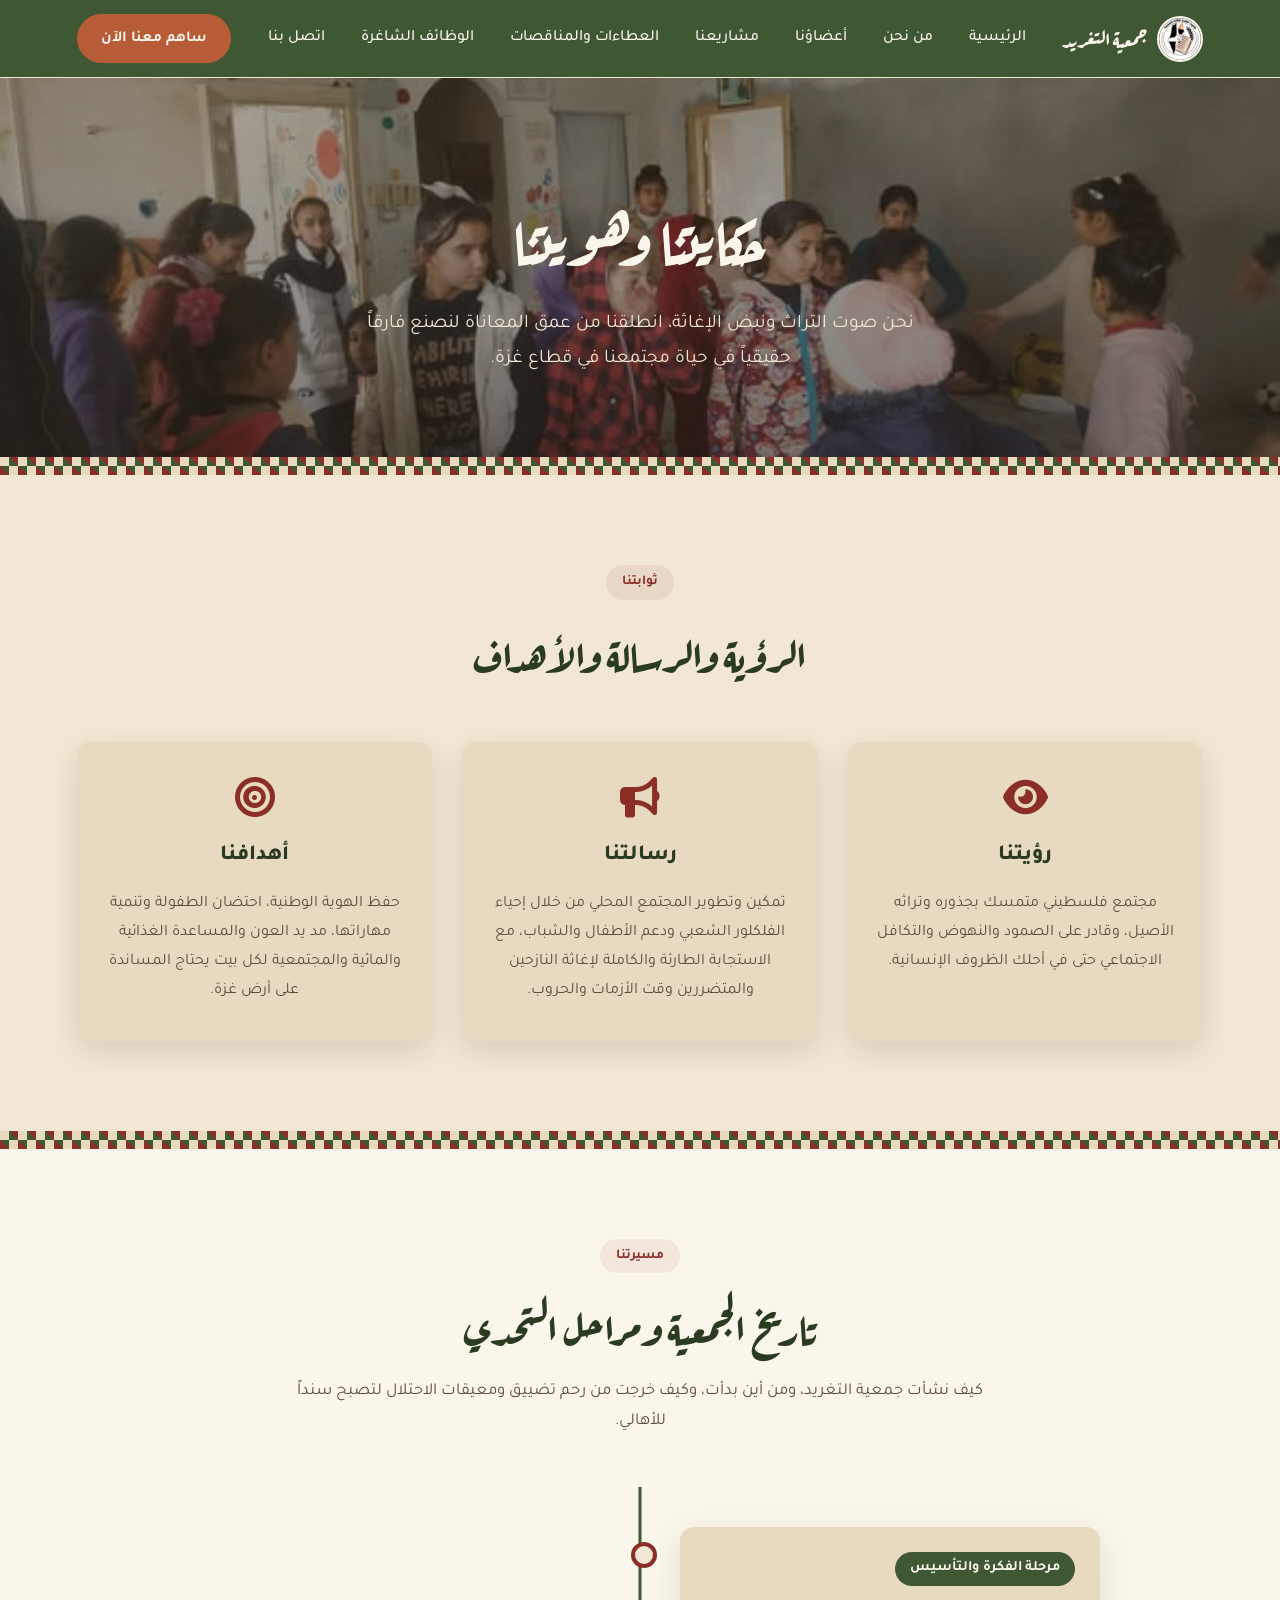
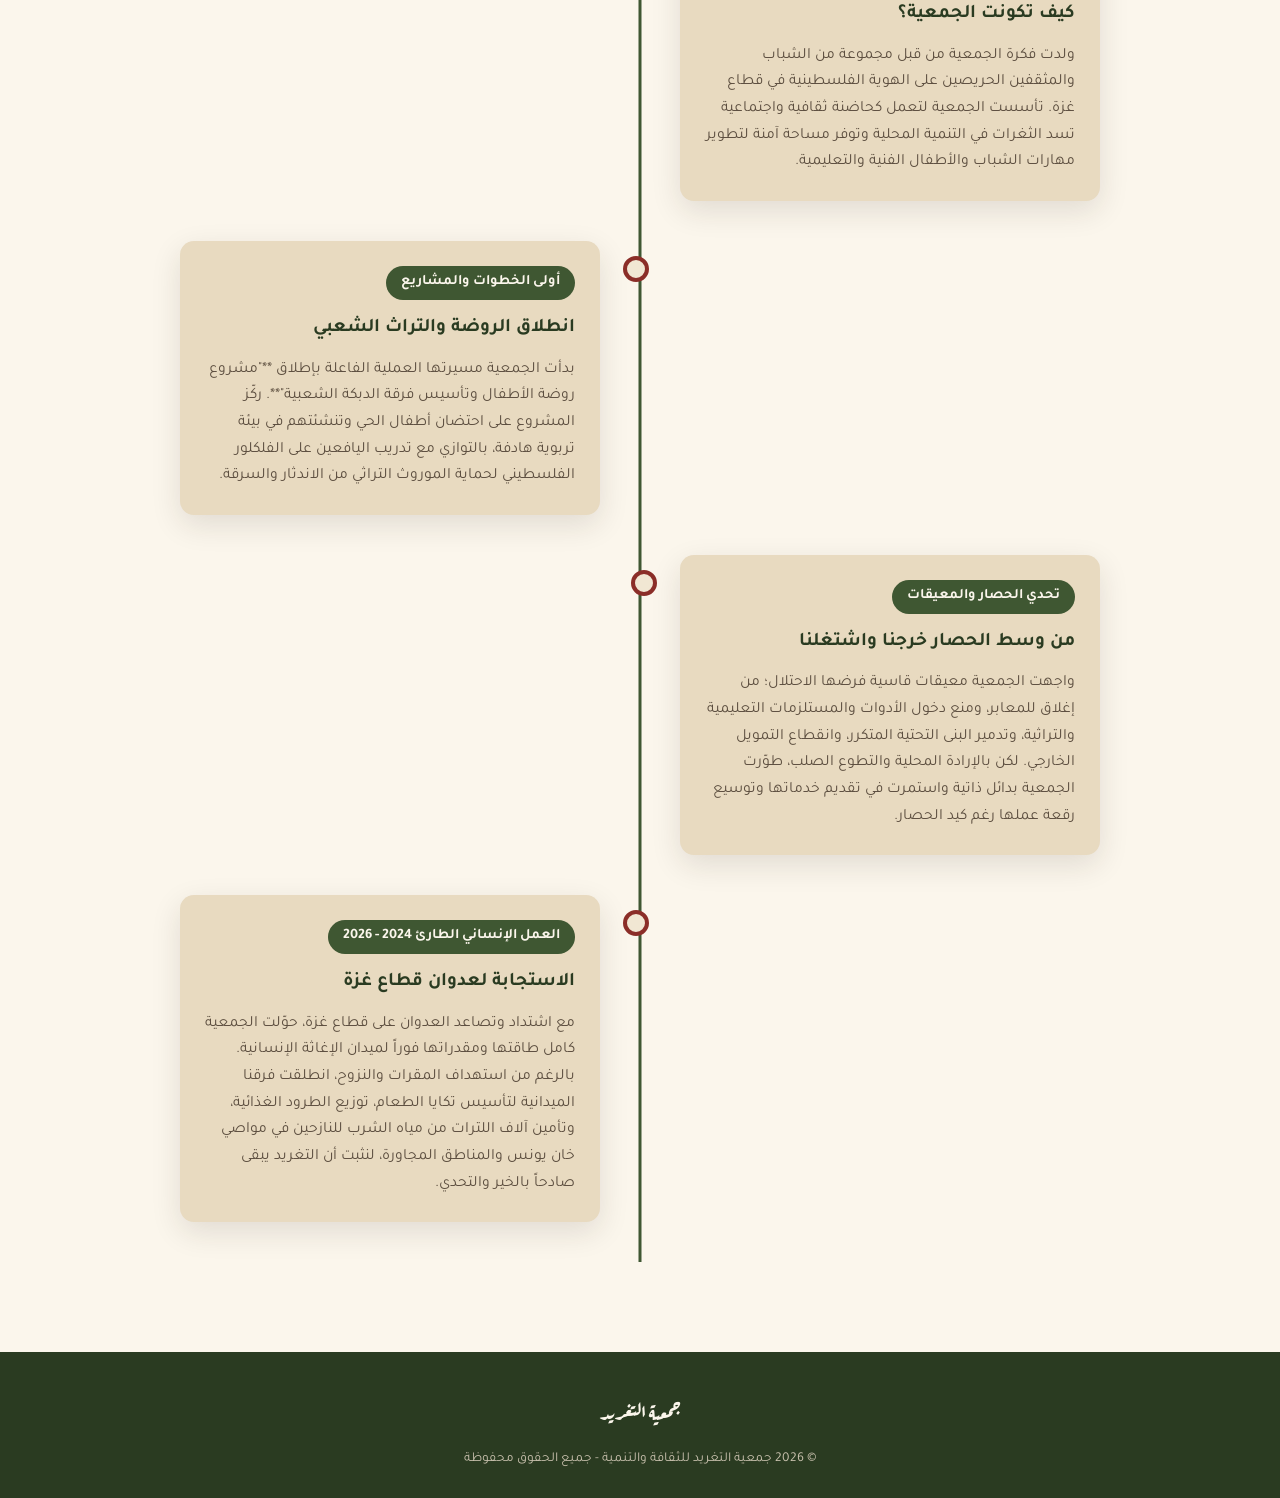
<file: About_Us.html>
<!DOCTYPE html>
<html lang="ar" dir="rtl">

<head>
    <meta charset="UTF-8">
    <meta name="viewport" content="width=device-width, initial-scale=1.0">
    <title>من نحن - جمعية التغريد للثقافة والتنمية</title>

    <!-- خطوط جوجل المستخدمة في التصميم الأساسي -->
    <link rel="preconnect" href="https://fonts.googleapis.com">
    <link rel="preconnect" href="https://fonts.gstatic.com" crossorigin>
    <link
        href="https://fonts.googleapis.com/css2?family=Aref+Ruqaa:wght@400;700&family=Tajawal:wght@300;400;500;700;800&display=swap"
        rel="stylesheet">

    <!-- Font Awesome للأيقونات -->
    <link rel="stylesheet" href="https://cdnjs.cloudflare.com/ajax/libs/font-awesome/6.5.1/css/all.min.css">

    <!-- ربط ملف الـ CSS الخاص بك -->
    <link rel="stylesheet" href="css/style copy.css">

    <!-- تنسيقات خاصة بصفحة من نحن لضمان الجمالية والتميز -->
    <style>
        .about-header-section {
            margin-top: 78px;
            background: linear-gradient(rgba(43, 33, 24, 0.4), rgba(43, 33, 24, 0.6)), url('images/انشطة.jpg') no-repeat center center/cover;
            color: var(--cream);
            text-align: center;
            padding: 100px 6vw 80px;
        }

        .about-header-section h1 {
            color: var(--cream);
            font-size: clamp(2.5rem, 5vw, 4rem);
            margin-bottom: 15px;
        }

        .about-header-section p {
            font-size: 1.2rem;
            max-width: 600px;
            margin: 0 auto;
            color: var(--sand);
        }

        /* قسم الرؤية والرسالة والأهداف */
        .identity-grid {
            display: grid;
            grid-template-columns: repeat(auto-fit, minmax(280px, 1fr));
            gap: 30px;
            max-width: 1300px;
            margin: 0 auto;
        }

        .identity-card {
            background: var(--sand-2);
            padding: 35px 25px;
            border-radius: var(--radius);
            box-shadow: var(--shadow);
            text-align: center;
            transition: transform 0.3s;
        }

        .identity-card:hover {
            transform: translateY(-5px);
        }

        .identity-card i {
            font-size: 2.5rem;
            color: var(--brick);
            margin-bottom: 20px;
        }

        .identity-card h3 {
            font-family: var(--font-body);
            font-weight: 800;
            color: var(--olive-dark);
            margin-bottom: 15px;
            font-size: 1.35rem;
        }

        .identity-card p {
            font-size: 1rem;
            color: var(--ink-soft);
        }

        /* قسم قصة التأسيس والتحدي (الخط الزمني المطور) */
        .story-section {
            background: var(--cream);
            padding: 90px 6vw;
        }

        .timeline {
            position: relative;
            max-width: 1000px;
            margin: 50px auto 0;
            padding: 20px 0;
        }

        /* الخط العمودي الممتد */
        .timeline::before {
            content: '';
            position: absolute;
            top: 0;
            bottom: 0;
            right: 50%;
            width: 3px;
            background: var(--olive);
            transform: translateX(50%);
        }

        .timeline-item {
            position: relative;
            width: 50%;
            padding: 20px 40px;
            box-sizing: border-box;
        }

        /* العناصر الفردية على اليمين واليسار */
        .timeline-item.right {
            right: 0;
            text-align: right;
        }

        .timeline-item.left {
            right: 50%;
            text-align: right;
        }

        /* النقطة المركزية */
        .timeline-item::after {
            content: '';
            position: absolute;
            width: 18px;
            height: 18px;
            background: var(--sand);
            border: 4px solid var(--brick);
            border-radius: 50%;
            top: 35px;
            z-index: 1;
        }

        .timeline-item.right::after {
            left: -9px;
        }

        .timeline-item.left::after {
            right: -9px;
        }

        .timeline-content {
            background: var(--sand-2);
            padding: 25px;
            border-radius: var(--radius);
            box-shadow: var(--shadow);
            position: relative;
        }

        .timeline-date {
            display: inline-block;
            background: var(--olive);
            color: var(--cream);
            font-weight: 700;
            padding: 4px 15px;
            border-radius: 20px;
            font-size: 0.9rem;
            margin-bottom: 12px;
        }

        .timeline-content h3 {
            font-family: var(--font-body);
            font-weight: 700;
            font-size: 1.2rem;
            color: var(--olive-dark);
            margin-bottom: 10px;
        }

        .timeline-content p {
            font-size: 0.98rem;
            color: var(--ink-soft);
            line-height: 1.7;
        }

        /* تحويل الخط الزمني ليعمل بشكل عمودي كامل ومناسب للهواتف */
        @media (max-width: 768px) {
            .timeline::before {
                right: 30px;
            }

            .timeline-item {
                width: 100%;
                padding-right: 60px;
                padding-left: 0;
            }

            .timeline-item.left {
                right: 0;
            }

            .timeline-item.right::after,
            .timeline-item.left::after {
                right: 21px;
                left: auto;
            }
        }
    </style>
</head>

<body>

    <!-- ============ الهيدر ============ -->
    <header class="site-header" id="siteHeader">
        <div class="nav-container">
            <div class="logo">
                <img src="images/logo.jpg" alt="شعار الجمعية" class="logo-img">
                <span class="logo-text">جمعية التغريد</span>
            </div>

            <ul class="nav-links" id="navLinks">
                <li><a href="index.html#home">الرئيسية</a></li>
                <li><a href="About_Us.html" class="active">من نحن</a></li>
                <li><a href="index.html">أعضاؤنا</a></li>
                <li><a href="pro.html">مشاريعنا</a></li>
                <li><a href="index.html#tenders">العطاءات والمناقصات</a></li>
                <li><a href="jobs.html">الوظائف الشاغرة</a></li>
                <li><a href="contact-us.html">اتصل بنا</a></li>
            </ul>

            <div class="header-actions">
                <a href="index.html#contact" class="btn-support">ساهم معنا الآن</a>
                <button class="nav-toggle" id="navToggle" aria-label="فتح القائمة">
                    <i class="fa-solid fa-bars"></i>
                </button>
            </div>
        </div>
    </header>

    <!-- ============ واجهة الصفحة الرئيسية ============ -->
    <section class="about-header-section" id="aboutHeader">
        <h1 class="reveal in-view">حكايتنا وهويتنا</h1>
        <p class="reveal in-view">نحن صوت التراث ونبض الإغاثة، انطلقنا من عمق المعاناة لنصنع فارقاً حقيقياً في حياة
            مجتمعنا في قطاع غزة.</p>
    </section>

    <div class="tatreez-divider"></div>

    <!-- ============ قسم الهوية والرسالة والأهداف ============ -->
    <section class="identity-section">
        <div class="section-head reveal in-view">
            <span class="eyebrow">ثوابتنا</span>
            <h2>الرؤية والرسالة والأهداف</h2>
        </div>
        <div class="identity-grid">
            <div class="identity-card reveal in-view">
                <i class="fa-solid fa-eye"></i>
                <h3>رؤيتنا</h3>
                <p>مجتمع فلسطيني متمسك بجذوره وتراثه الأصيل، وقادر على الصمود والنهوض والتكافل الاجتماعي حتى في أحلك
                    الظروف الإنسانية.</p>
            </div>
            <div class="identity-card reveal in-view">
                <i class="fa-solid fa-bullhorn"></i>
                <h3>رسالتنا</h3>
                <p>تمكين وتطوير المجتمع المحلي من خلال إحياء الفلكلور الشعبي ودعم الأطفال والشباب، مع الاستجابة الطارئة
                    والكاملة لإغاثة النازحين والمتضررين وقت الأزمات والحروب.</p>
            </div>
            <div class="identity-card reveal in-view">
                <i class="fa-solid fa-bullseye"></i>
                <h3>أهدافنا</h3>
                <p>حفظ الهوية الوطنية، احتضان الطفولة وتنمية مهاراتها، مد يد العون والمساعدة الغذائية والمائية
                    والمجتمعية لكل بيت يحتاج المساندة على أرض غزة.</p>
            </div>
        </div>
    </section>

    <div class="tatreez-divider"></div>

    <!-- ============ قسم الخط الزمني: كيف تكونت وتحدت المعيقات ============ -->
    <section class="story-section">
        <div class="section-head reveal in-view">
            <span class="eyebrow">مسيرتنا</span>
            <h2>تاريخ الجمعية ومراحل التحدي</h2>
            <p>كيف نشأت جمعية التغريد، ومن أين بدأت، وكيف خرجت من رحم تضييق ومعيقات الاحتلال لتصبح سنداً للأهالي.</p>
        </div>

        <div class="timeline">
            <!-- محطة 1: التأسيس والنشأة -->
            <div class="timeline-item right reveal in-view">
                <div class="timeline-content">
                    <span class="timeline-date">مرحلة الفكرة والتأسيس</span>
                    <h3>كيف تكونت الجمعية؟</h3>
                    <p>ولدت فكرة الجمعية من قبل مجموعة من الشباب والمثقفين الحريصين على الهوية الفلسطينية في قطاع غزة.
                        تأسست الجمعية لتعمل كحاضنة ثقافية واجتماعية تسد الثغرات في التنمية المحلية وتوفر مساحة آمنة
                        لتطوير مهارات الشباب والأطفال الفنية والتعليمية.</p>
                </div>
            </div>

            <!-- محطة 2: أول مشروع للجمعية -->
            <div class="timeline-item left reveal in-view">
                <div class="timeline-content">
                    <span class="timeline-date">أولى الخطوات والمشاريع</span>
                    <h3>انطلاق الروضة والتراث الشعبي</h3>
                    <p>بدأت الجمعية مسيرتها العملية الفاعلة بإطلاق **"مشروع روضة الأطفال وتأسيس فرقة الدبكة الشعبية"**.
                        ركّز المشروع على احتضان أطفال الحي وتنشئتهم في بيئة تربوية هادفة، بالتوازي مع تدريب اليافعين على
                        الفلكلور الفلسطيني لحماية الموروث التراثي من الاندثار والسرقة.</p>
                </div>
            </div>

            <!-- محطة 3: مواجهة معيقات الاحتلال -->
            <div class="timeline-item right reveal in-view">
                <div class="timeline-content">
                    <span class="timeline-date">تحدي الحصار والمعيقات</span>
                    <h3>من وسط الحصار خرجنا واشتغلنا</h3>
                    <p>واجهت الجمعية معيقات قاسية فرضها الاحتلال؛ من إغلاق للمعابر، ومنع دخول الأدوات والمستلزمات
                        التعليمية والتراثية، وتدمير البنى التحتية المتكرر، وانقطاع التمويل الخارجي. لكن بالإرادة المحلية
                        والتطوع الصلب، طوّرت الجمعية بدائل ذاتية واستمرت في تقديم خدماتها وتوسيع رقعة عملها رغم كيد
                        الحصار.</p>
                </div>
            </div>

            <!-- محطة 4: التحول خلال الحرب الحالية -->
            <div class="timeline-item left reveal in-view">
                <div class="timeline-content">
                    <span class="timeline-date">العمل الإنساني الطارئ 2024 - 2026</span>
                    <h3>الاستجابة لعدوان قطاع غزة</h3>
                    <p>مع اشتداد وتصاعد العدوان على قطاع غزة، حوّلت الجمعية كامل طاقتها ومقدراتها فوراً لميدان الإغاثة
                        الإنسانية. بالرغم من استهداف المقرات والنزوح، انطلقت فرقنا الميدانية لتأسيس تكايا الطعام، توزيع
                        الطرود الغذائية، وتأمين آلاف اللترات من مياه الشرب للنازحين في مواصي خان يونس والمناطق المجاورة،
                        لنثبت أن التغريد يبقى صادحاً بالخير والتحدي.</p>
                </div>
            </div>
        </div>
    </section>

    <!-- ============ الفوتر ============ -->
    <footer>
        <span class="logo-text">جمعية التغريد</span>
        <p>© 2026 جمعية التغريد للثقافة والتنمية - جميع الحقوق محفوظة</p>
    </footer>

    <!-- جافا سكريبت لتفعيل قائمة الجوال -->
    <script>
        const navToggle = document.getElementById('navToggle');
        const navLinks = document.getElementById('navLinks');
        if (navToggle) {
            navToggle.addEventListener('click', () => {
                navLinks.classList.toggle('open');
            });
        }
    </script>
</body>

</html>
</file>
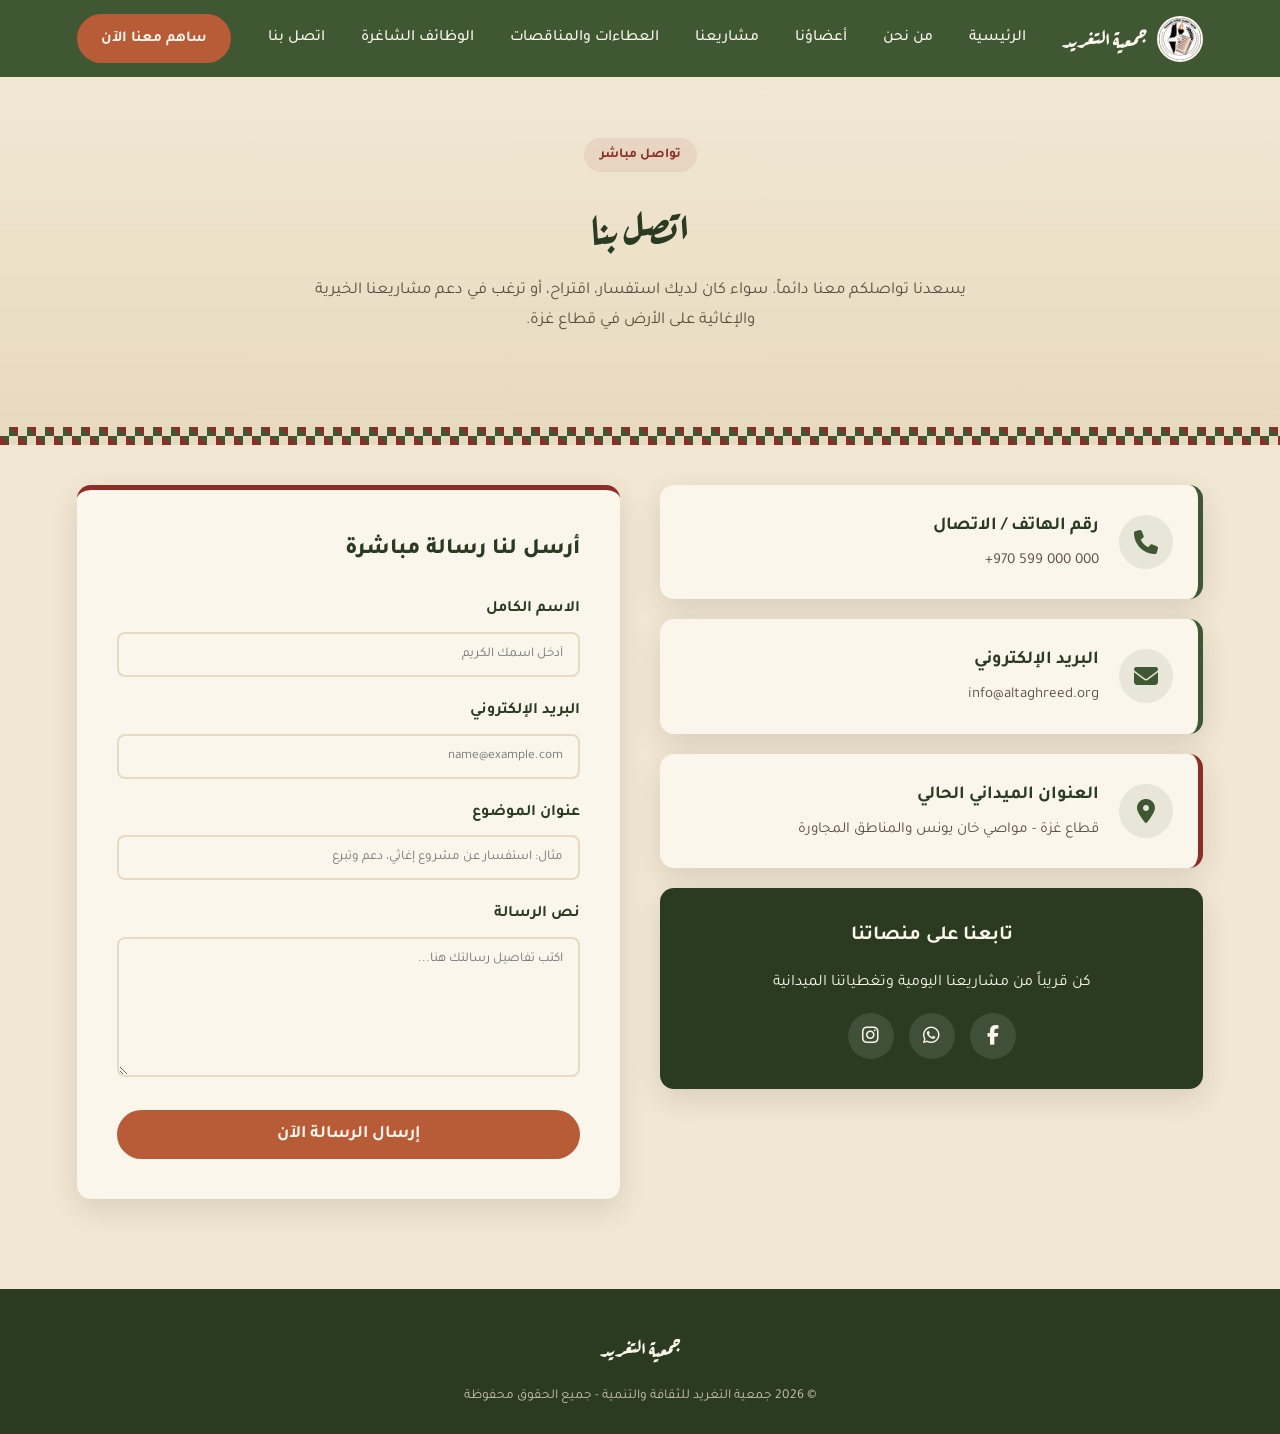
<file: contact-us.html>
<!DOCTYPE html>
<html lang="ar" dir="rtl">

<head>
    <meta charset="UTF-8">
    <meta name="viewport" content="width=device-width, initial-scale=1.0">
    <title>اتصل بنا - جمعية التغريد للثقافة والتنمية</title>

    <!-- خطوط جوجل المستخدمة في التصميم الأساسي -->
    <link rel="preconnect" href="https://fonts.googleapis.com">
    <link rel="preconnect" href="https://fonts.gstatic.com" crossorigin>
    <link
        href="https://fonts.googleapis.com/css2?family=Aref+Ruqaa:wght@400;700&family=Tajawal:wght@300;400;500;700;800&display=swap"
        rel="stylesheet">

    <!-- Font Awesome للأيقونات -->
    <link rel="stylesheet" href="https://cdnjs.cloudflare.com/ajax/libs/font-awesome/6.5.1/css/all.min.css">

    <!-- ربط ملف الـ CSS الخاص بك -->
    <link rel="stylesheet" href="css/style copy.css">

    <!-- تنسيقات خاصة بصفحة اتصل بنا لضمان الجمالية والتناسق الكامل -->
    <style>
        .contact-page-intro {
            margin-top: 78px;
            background: linear-gradient(to bottom, var(--sand), var(--sand-2));
            text-align: center;
            padding: 60px 6vw 40px;
        }

        .contact-page-container {
            background: var(--sand);
            padding: 40px 6vw 90px;
            max-width: 1300px;
            margin: 0 auto;
        }

        .contact-main-grid {
            display: grid;
            grid-template-columns: repeat(auto-fit, minmax(350px, 1fr));
            gap: 40px;
            align-items: start;
        }

        /* بطاقات معلومات الاتصال الجانبية */
        .contact-info-sidebar {
            display: flex;
            flex-direction: column;
            gap: 20px;
        }

        .info-card {
            background: var(--cream);
            border-radius: var(--radius);
            box-shadow: var(--shadow);
            padding: 25px;
            display: flex;
            align-items: center;
            gap: 20px;
            border-right: 5px solid var(--olive);
            transition: transform 0.3s;
        }

        .info-card:hover {
            transform: translateX(-5px);
        }

        .info-card-icon {
            width: 54px;
            height: 54px;
            border-radius: 50%;
            background: rgba(63, 87, 50, 0.1);
            color: var(--olive);
            display: flex;
            align-items: center;
            justify-content: center;
            font-size: 1.5rem;
            flex-shrink: 0;
        }

        .info-card-detail h3 {
            font-family: var(--font-body);
            font-weight: 700;
            font-size: 1.15rem;
            color: var(--olive-dark);
            margin-bottom: 4px;
        }

        .info-card-detail p {
            font-size: 0.95rem;
            color: var(--ink-soft);
            direction: ltr;
            text-align: right;
        }

        /* شبكات التواصل الاجتماعي داخل الجانب البصري */
        .social-box {
            background: var(--olive-dark);
            color: var(--cream);
            border-radius: var(--radius);
            padding: 30px 25px;
            text-align: center;
            box-shadow: var(--shadow);
        }

        .social-box h3 {
            color: var(--cream);
            font-family: var(--font-body);
            font-weight: 700;
            margin-bottom: 15px;
            font-size: 1.25rem;
        }

        .social-box-links {
            display: flex;
            justify-content: center;
            gap: 15px;
            margin-top: 15px;
        }

        .social-box-links a {
            width: 46px;
            height: 46px;
            border-radius: 50%;
            background: rgba(255, 255, 255, 0.1);
            display: flex;
            align-items: center;
            justify-content: center;
            font-size: 1.2rem;
            transition: background 0.25s, transform 0.25s;
        }

        .social-box-links a:hover {
            background: var(--rust);
            transform: translateY(-3px);
        }

        /* قسم فورم المراسلة */
        .message-form-wrap {
            background: var(--cream);
            padding: 40px;
            border-radius: var(--radius);
            box-shadow: var(--shadow);
            border-top: 5px solid var(--brick);
        }

        .message-form-wrap h3 {
            font-family: var(--font-body);
            font-weight: 800;
            color: var(--olive-dark);
            margin-bottom: 25px;
            font-size: 1.4rem;
        }

        .form-group {
            margin-bottom: 20px;
        }

        .form-group label {
            display: block;
            font-weight: 700;
            margin-bottom: 8px;
            color: var(--olive-dark);
        }

        .form-control {
            width: 100%;
            padding: 12px 15px;
            border: 2px solid var(--sand-2);
            border-radius: 8px;
            font-family: var(--font-body);
            background: var(--cream);
            color: var(--ink);
            outline: none;
            transition: border-color 0.3s;
        }

        .form-control:focus {
            border-color: var(--olive);
        }

        textarea.form-control {
            resize: vertical;
            min-height: 140px;
        }

        .btn-send-message {
            width: 100%;
            background: var(--rust);
            color: var(--cream);
            padding: 14px;
            border-radius: 30px;
            font-weight: 700;
            font-size: 1.1rem;
            border: none;
            cursor: pointer;
            transition: background 0.25s;
        }

        .btn-send-message:hover {
            background: var(--rust-dark);
        }
    </style>
</head>

<body>

    <!-- ============ الهيدر ============ -->
    <header class="site-header" id="siteHeader">
        <div class="nav-container">
            <div class="logo">
                <img src="images/logo.jpg" alt="شعار الجمعية" class="logo-img">
                <span class="logo-text">جمعية التغريد</span>
            </div>

            <ul class="nav-links" id="navLinks">
                <li><a href="index.html#home">الرئيسية</a></li>
                <li><a href="About_Us.html">من نحن</a></li>
                <li><a href="index.html#team">أعضاؤنا</a></li>
                <li><a href="index.html#projects">مشاريعنا</a></li>
                <li><a href="index.html#tenders">العطاءات والمناقصات</a></li>
                <li><a href="jobs.html">الوظائف الشاغرة</a></li>
                <li><a href="contact-us.html" class="active">اتصل بنا</a></li>
            </ul>

            <div class="header-actions">
                <a href="#contactMain" class="btn-support">ساهم معنا الآن</a>
                <button class="nav-toggle" id="navToggle" aria-label="فتح القائمة">
                    <i class="fa-solid fa-bars"></i>
                </button>
            </div>
        </div>
    </header>

    <!-- ============ مقدمة الصفحة ============ -->
    <section class="contact-page-intro" id="contactIntro">
        <div class="section-head reveal in-view">
            <span class="eyebrow">تواصل مباشر</span>
            <h2>اتصل بنا</h2>
            <p>يسعدنا تواصلكم معنا دائماً. سواء كان لديك استفسار، اقتراح، أو ترغب في دعم مشاريعنا الخيرية والإغاثية على
                الأرض في قطاع غزة.</p>
        </div>
    </section>

    <div class="tatreez-divider"></div>

    <!-- ============ محتوى صفحة الاتصال الرئيسي ============ -->
    <section class="contact-page-container" id="contactMain">
        <div class="contact-main-grid">

            <!-- العمود الأول: معلومات التواصل والشبكات الاجتماعية -->
            <div class="contact-info-sidebar reveal in-view">

                <!-- بطاقة الهاتف -->
                <div class="info-card">
                    <div class="info-card-icon"><i class="fa-solid fa-phone"></i></div>
                    <div class="info-card-detail">
                        <h3>رقم الهاتف / الاتصال</h3>
                        <p>+970 599 000 000</p>
                    </div>
                </div>

                <!-- بطاقة البريد الإلكتروني -->
                <div class="info-card">
                    <div class="info-card-icon"><i class="fa-solid fa-envelope"></i></div>
                    <div class="info-card-detail">
                        <h3>البريد الإلكتروني</h3>
                        <p style="direction: ltr;">info@altaghreed.org</p>
                    </div>
                </div>

                <!-- بطاقة العنوان -->
                <div class="info-card" style="border-right-color: var(--brick);">
                    <div class="info-card-icon"><i class="fa-solid fa-location-dot"></i></div>
                    <div class="info-card-detail">
                        <h3>العنوان الميداني الحالي</h3>
                        <p style="direction: rtl;">قطاع غزة - مواصي خان يونس والمناطق المجاورة</p>
                    </div>
                </div>

                <!-- صندوق شبكات التواصل الاجتماعي -->
                <div class="social-box">
                    <h3>تابعنا على منصاتنا</h3>
                    <p>كن قريباً من مشاريعنا اليومية وتغطياتنا الميدانية</p>
                    <div class="social-box-links">
                        <a href="#" aria-label="فيسبوك"><i class="fa-brands fa-facebook-f"></i></a>
                        <a href="#" aria-label="واتساب"><i class="fa-brands fa-whatsapp"></i></a>
                        <a href="#" aria-label="إنستغرام"><i class="fa-brands fa-instagram"></i></a>
                    </div>
                </div>

            </div>

            <!-- العمود الثاني: نموذج إرسال الرسائل واجهة المراسلة -->
            <div class="message-form-wrap reveal in-view">
                <h3>أرسل لنا رسالة مباشرة</h3>
                <form action="#" method="POST">
                    <div class="form-group">
                        <label for="senderName">الاسم الكامل</label>
                        <input type="text" id="senderName" class="form-control" placeholder="أدخل اسمك الكريم" required>
                    </div>

                    <div class="form-group">
                        <label for="senderEmail">البريد الإلكتروني</label>
                        <input type="email" id="senderEmail" class="form-control" placeholder="name@example.com"
                            required>
                    </div>

                    <div class="form-group">
                        <label for="msgSubject">عنوان الموضوع</label>
                        <input type="text" id="msgSubject" class="form-control"
                            placeholder="مثال: استفسار عن مشروع إغاثي، دعم وتبرع" required>
                    </div>

                    <div class="form-group">
                        <label for="messageBody">نص الرسالة</label>
                        <textarea id="messageBody" class="form-control" placeholder="اكتب تفاصيل رسالتك هنا..."
                            required></textarea>
                    </div>

                    <button type="submit" class="btn-send-message">إرسال الرسالة الآن</button>
                </form>
            </div>

        </div>
    </section>

    <!-- ============ الفوتر ============ -->
    <footer>
        <span class="logo-text">جمعية التغريد</span>
        <p>© 2026 جمعية التغريد للثقافة والتنمية - جميع الحقوق محفوظة</p>
    </footer>

    <!-- جافا سكريبت لتفعيل قائمة الجوال المتجاوبة -->
    <script>
        const navToggle = document.getElementById('navToggle');
        const navLinks = document.getElementById('navLinks');
        if (navToggle) {
            navToggle.addEventListener('click', () => {
                navLinks.classList.toggle('open');
            });
        }
    </script>
</body>

</html>
</file>
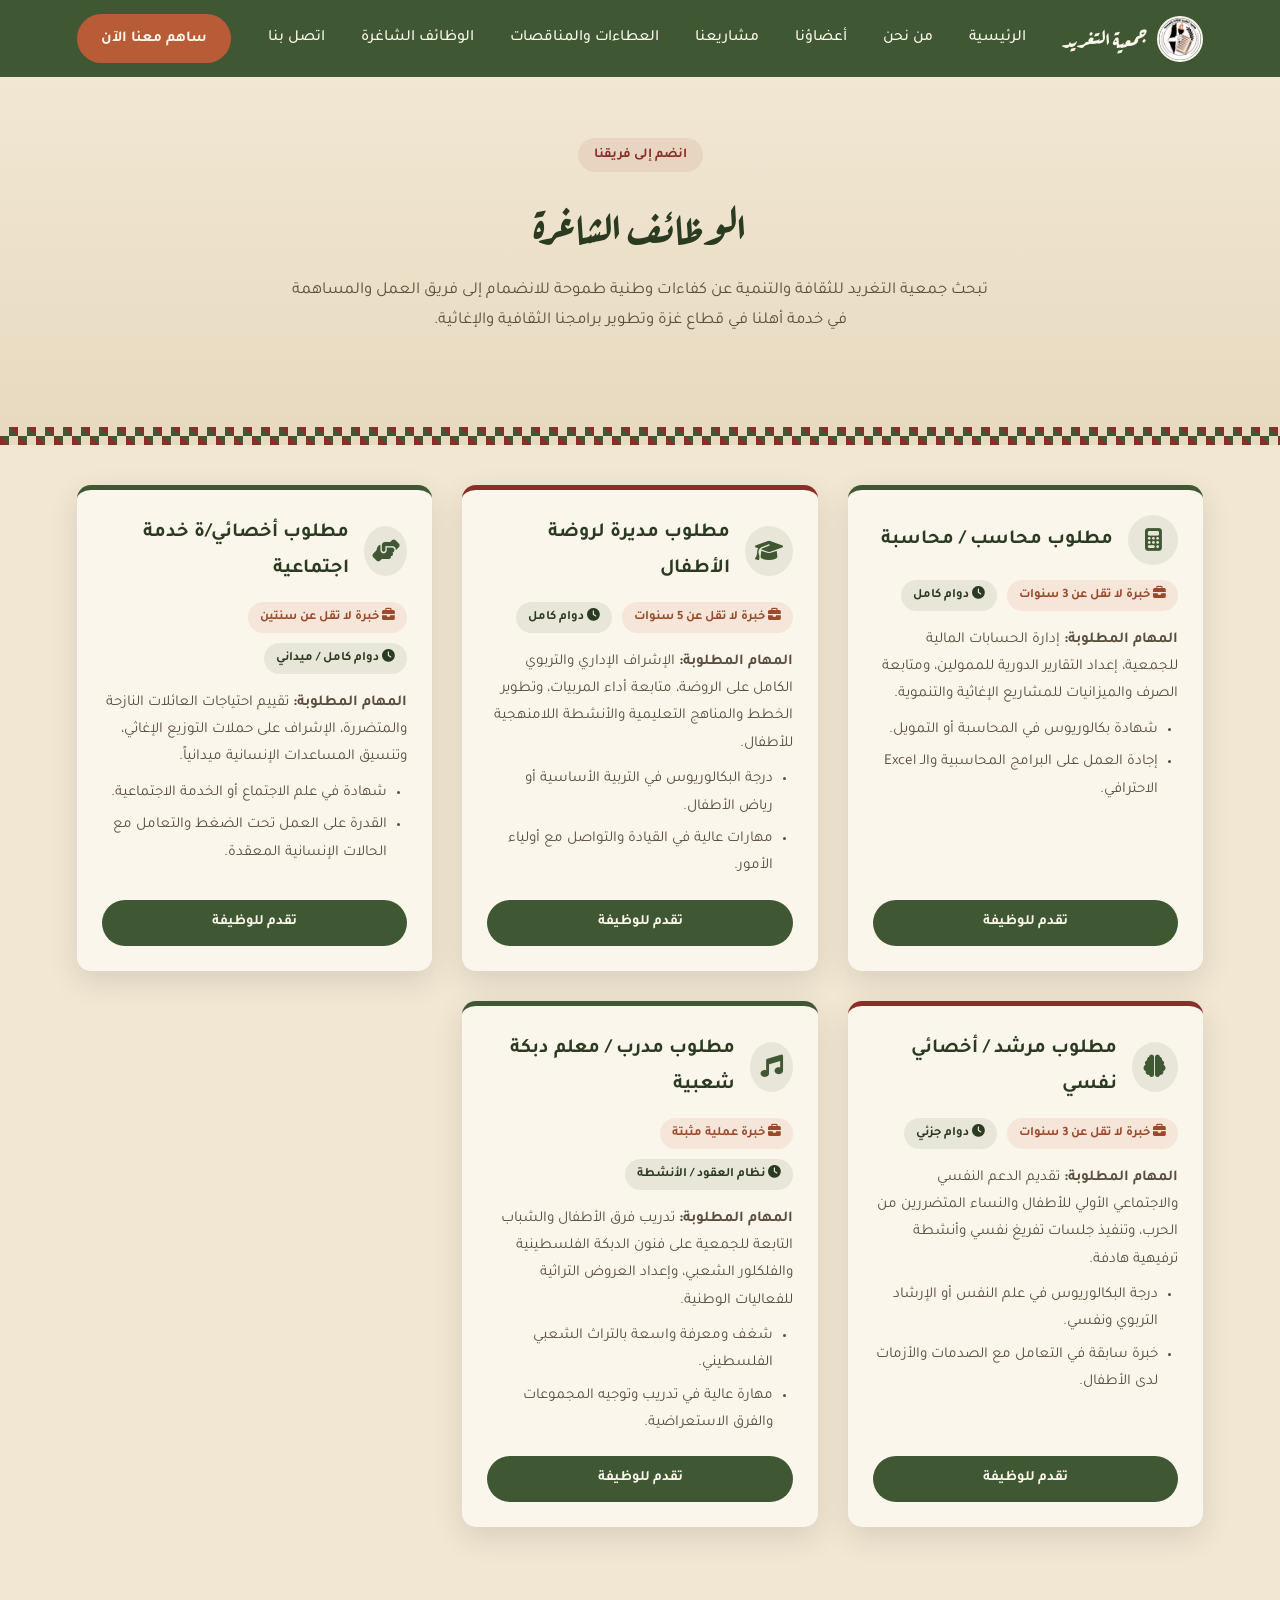
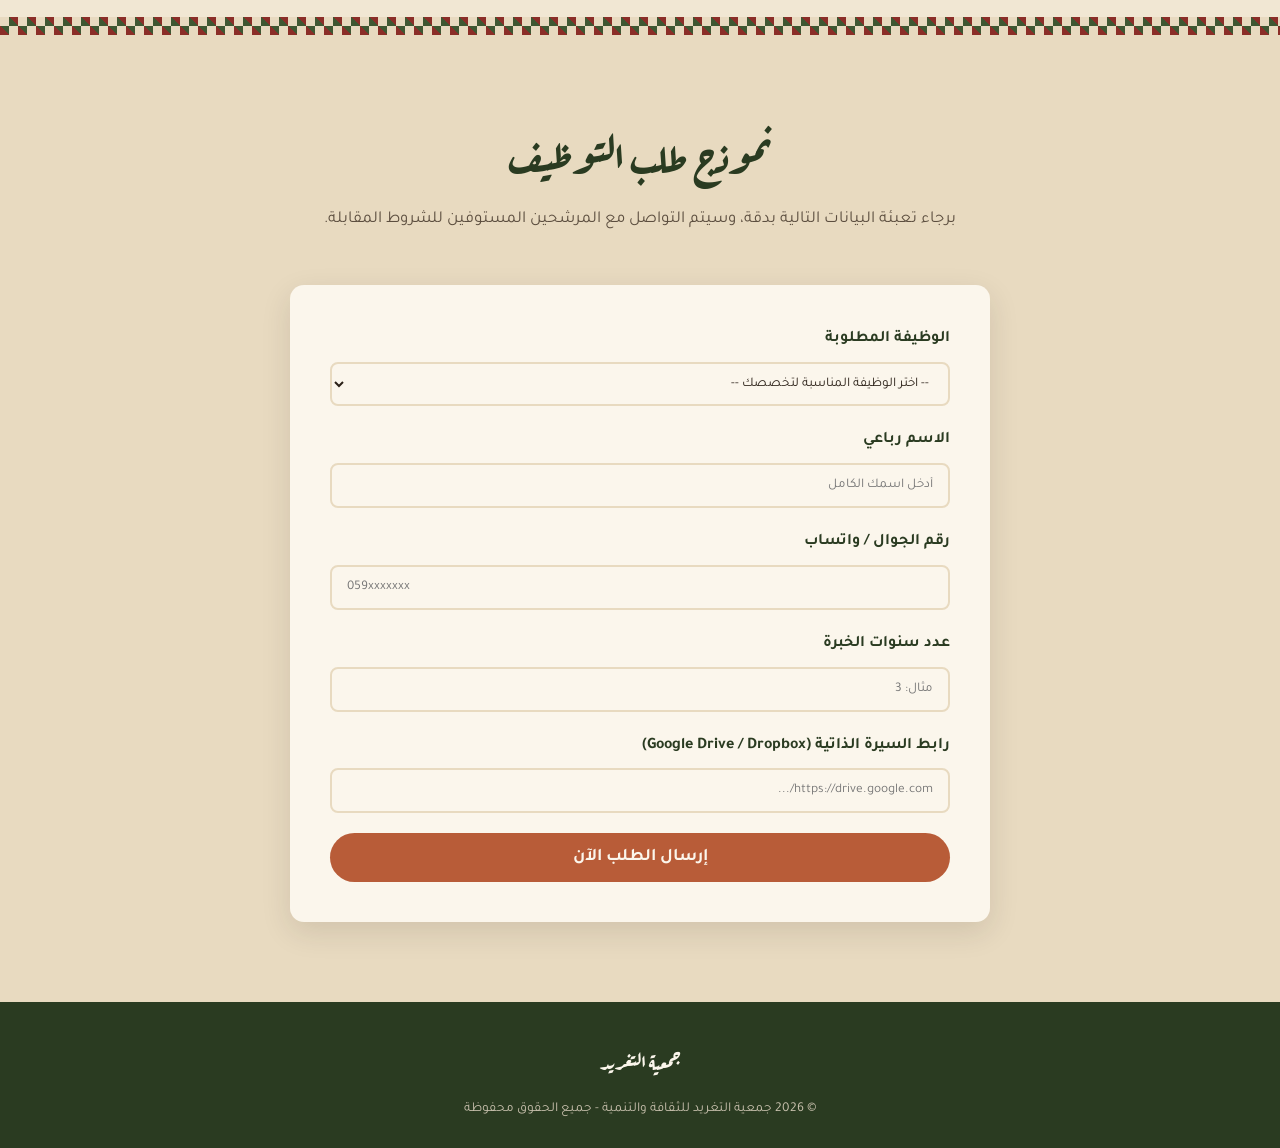
<file: jobs.html>
<!DOCTYPE html>
<html lang="ar" dir="rtl">

<head>
    <meta charset="UTF-8">
    <meta name="viewport" content="width=device-width, initial-scale=1.0">
    <title>الوظائف الشاغرة - جمعية التغريد للثقافة والتنمية</title>

    <!-- خطوط جوجل المستخدمة في التصميم الأساسي -->
    <link rel="preconnect" href="https://fonts.googleapis.com">
    <link rel="preconnect" href="https://fonts.gstatic.com" crossorigin>
    <link
        href="https://fonts.googleapis.com/css2?family=Aref+Ruqaa:wght@400;700&family=Tajawal:wght@300;400;500;700;800&display=swap"
        rel="stylesheet">

    <!-- Font Awesome للأيقونات -->
    <link rel="stylesheet" href="https://cdnjs.cloudflare.com/ajax/libs/font-awesome/6.5.1/css/all.min.css">

    <!-- ربط ملف الـ CSS الخاص بك -->
    <link rel="stylesheet" href="css/style copy.css">

    <!-- استايل إضافي متناسق وخاص بصفحة الوظائف فقط لتجنب تعديل الملف الأساسي -->
    <style>
        .vacancies-intro {
            margin-top: 78px;
            background: linear-gradient(to bottom, var(--sand), var(--sand-2));
            text-align: center;
            padding: 60px 6vw 40px;
        }

        .jobs-container {
            background: var(--sand);
            padding: 40px 6vw 90px;
        }

        .jobs-grid {
            display: grid;
            grid-template-columns: repeat(auto-fit, minmax(320px, 1fr));
            gap: 30px;
            max-width: 1300px;
            margin: 0 auto;
        }

        .job-card {
            background: var(--cream);
            border-radius: var(--radius);
            box-shadow: var(--shadow);
            border-top: 5px solid var(--olive);
            padding: 25px;
            display: flex;
            flex-direction: column;
            justify-content: space-between;
            transition: transform 0.3s ease;
        }

        .job-card:hover {
            transform: translateY(-5px);
        }

        .job-header {
            display: flex;
            align-items: center;
            gap: 15px;
            margin-bottom: 15px;
        }

        .job-icon {
            width: 50px;
            height: 50px;
            border-radius: 50%;
            background: rgba(63, 87, 50, 0.1);
            color: var(--olive);
            display: flex;
            align-items: center;
            justify-content: center;
            font-size: 1.4rem;
        }

        .job-title h3 {
            font-family: var(--font-body);
            font-weight: 700;
            font-size: 1.25rem;
            color: var(--olive-dark);
        }

        .job-meta {
            display: flex;
            gap: 10px;
            flex-wrap: wrap;
            margin-bottom: 15px;
        }

        .meta-tag {
            font-size: 0.8rem;
            padding: 4px 12px;
            border-radius: 20px;
            font-weight: bold;
        }

        .tag-exp {
            background: rgba(184, 92, 56, 0.1);
            color: var(--rust-dark);
        }

        .tag-type {
            background: rgba(63, 87, 50, 0.1);
            color: var(--olive-dark);
        }

        .job-details {
            font-size: 0.95rem;
            color: var(--ink-soft);
            margin-bottom: 20px;
        }

        .job-details ul {
            list-style: disc;
            margin-right: 20px;
            margin-top: 8px;
        }

        .job-details li {
            margin-bottom: 5px;
        }

        .btn-apply-job {
            display: inline-block;
            text-align: center;
            background: var(--olive);
            color: var(--cream);
            padding: 10px 20px;
            border-radius: 30px;
            font-weight: 700;
            font-size: 0.9rem;
            transition: background 0.25s;
        }

        .btn-apply-job:hover {
            background: var(--rust);
        }

        /* قسم فورم التقديم */
        .application-section {
            background: var(--sand-2);
            padding: 80px 6vw;
        }

        .form-wrap {
            max-width: 700px;
            margin: 0 auto;
            background: var(--cream);
            padding: 40px;
            border-radius: var(--radius);
            box-shadow: var(--shadow);
        }

        .form-group {
            margin-bottom: 20px;
        }

        .form-group label {
            display: block;
            font-weight: 700;
            margin-bottom: 8px;
            color: var(--olive-dark);
        }

        .form-control {
            width: 100%;
            padding: 12px 15px;
            border: 2px solid var(--sand-2);
            border-radius: 8px;
            font-family: var(--font-body);
            background: var(--cream);
            color: var(--ink);
            outline: none;
            transition: border-color 0.3s;
        }

        .form-control:focus {
            border-color: var(--olive);
        }

        .btn-submit {
            width: 100%;
            background: var(--rust);
            color: var(--cream);
            padding: 14px;
            border-radius: 30px;
            font-weight: 700;
            font-size: 1.1rem;
            transition: background 0.25s;
        }

        .btn-submit:hover {
            background: var(--rust-dark);
        }
    </style>
</head>

<body>

    <!-- ============ الهيدر ============ -->
    <header class="site-header" id="siteHeader">
        <div class="nav-container">
            <div class="logo">
                <img src="images/logo.jpg" alt="شعار الجمعية" class="logo-img">
                <span class="logo-text">جمعية التغريد</span>
            </div>

            <ul class="nav-links" id="navLinks">
                <li><a href="index.html#home">الرئيسية</a></li>
                <li><a href="About_Us.html">من نحن</a></li>
                <li><a href="index.html#team">أعضاؤنا</a></li>
                <li><a href="jobs.html">مشاريعنا</a></li>
                <li><a href="index.html#tenders">العطاءات والمناقصات</a></li>
                <li><a href="jobs.html" class="active">الوظائف الشاغرة</a></li>
                <li><a href="contact-us.html">اتصل بنا</a></li>
            </ul>

            <div class="header-actions">
                <a href="index.html#contact" class="btn-support">ساهم معنا الآن</a>
                <button class="nav-toggle" id="navToggle" aria-label="فتح القائمة">
                    <i class="fa-solid fa-bars"></i>
                </button>
            </div>
        </div>
    </header>

    <!-- ============ مقدمة الصفحة =========== -->
    <section class="vacancies-intro">
        <div class="section-head reveal in-view">
            <span class="eyebrow">انضم إلى فريقنا</span>
            <h2>الوظائف الشاغرة</h2>
            <p>تبحث جمعية التغريد للثقافة والتنمية عن كفاءات وطنية طموحة للانضمام إلى فريق العمل والمساهمة في خدمة أهلنا
                في قطاع غزة وتطوير برامجنا الثقافية والإغاثية.</p>
        </div>
    </section>

    <div class="tatreez-divider"></div>

    <!-- ============ قائمة الوظائف الشاغرة ============ -->
    <section class="jobs-container">
        <div class="jobs-grid">

            <!-- الوظيفة 1: محاسب -->
            <div class="job-card reveal in-view">
                <div>
                    <div class="job-header">
                        <div class="job-icon"><i class="fa-solid fa-calculator"></i></div>
                        <div class="job-title">
                            <h3>مطلوب محاسب / محاسبة</h3>
                        </div>
                    </div>
                    <div class="job-meta">
                        <span class="meta-tag tag-exp"><i class="fa-solid fa-briefcase"></i> خبرة لا تقل عن 3
                            سنوات</span>
                        <span class="meta-tag tag-type"><i class="fa-solid fa-clock"></i> دوام كامل</span>
                    </div>
                    <div class="job-details">
                        <p><strong>المهام المطلوبة:</strong> إدارة الحسابات المالية للجمعية، إعداد التقارير الدورية
                            للممولين، ومتابعة الصرف والميزانيات للمشاريع الإغاثية والتنموية.</p>
                        <ul>
                            <li>شهادة بكالوريوس في المحاسبة أو التمويل.</li>
                            <li>إجادة العمل على البرامج المحاسبية والـ Excel الاحترافي.</li>
                        </ul>
                    </div>
                </div>
                <a href="#applyForm" class="btn-apply-job" onclick="setJobTitle('محاسب / محاسبة')">تقدم للوظيفة</a>
            </div>

            <!-- الوظيفة 2: مديرة روضة -->
            <div class="job-card reveal in-view" style="border-top-color: var(--brick);">
                <div>
                    <div class="job-header">
                        <div class="job-icon"><i class="fa-solid fa-graduation-cap"></i></div>
                        <div class="job-title">
                            <h3>مطلوب مديرة لروضة الأطفال</h3>
                        </div>
                    </div>
                    <div class="job-meta">
                        <span class="meta-tag tag-exp"><i class="fa-solid fa-briefcase"></i> خبرة لا تقل عن 5
                            سنوات</span>
                        <span class="meta-tag tag-type"><i class="fa-solid fa-clock"></i> دوام كامل</span>
                    </div>
                    <div class="job-details">
                        <p><strong>المهام المطلوبة:</strong> الإشراف الإداري والتربوي الكامل على الروضة، متابعة أداء
                            المربيات، وتطوير الخطط والمناهج التعليمية والأنشطة اللامنهجية للأطفال.</p>
                        <ul>
                            <li>درجة البكالوريوس في التربية الأساسية أو رياض الأطفال.</li>
                            <li>مهارات عالية في القيادة والتواصل مع أولياء الأمور.</li>
                        </ul>
                    </div>
                </div>
                <a href="#applyForm" class="btn-apply-job" onclick="setJobTitle('مديرة روضة الأطفال')">تقدم للوظيفة</a>
            </div>

            <!-- الوظيفة 3: أخصائي خدمة اجتماعية -->
            <div class="job-card reveal in-view">
                <div>
                    <div class="job-header">
                        <div class="job-icon"><i class="fa-solid fa-handshake-angle"></i></div>
                        <div class="job-title">
                            <h3>مطلوب أخصائي/ة خدمة اجتماعية</h3>
                        </div>
                    </div>
                    <div class="job-meta">
                        <span class="meta-tag tag-exp"><i class="fa-solid fa-briefcase"></i> خبرة لا تقل عن سنتين</span>
                        <span class="meta-tag tag-type"><i class="fa-solid fa-clock"></i> دوام كامل / ميداني</span>
                    </div>
                    <div class="job-details">
                        <p><strong>المهام المطلوبة:</strong> تقييم احتياجات العائلات النازحة والمتضررة، الإشراف على
                            حملات التوزيع الإغاثي، وتنسيق المساعدات الإنسانية ميدانياً.</p>
                        <ul>
                            <li>شهادة في علم الاجتماع أو الخدمة الاجتماعية.</li>
                            <li>القدرة على العمل تحت الضغط والتعامل مع الحالات الإنسانية المعقدة.</li>
                        </ul>
                    </div>
                </div>
                <a href="#applyForm" class="btn-apply-job" onclick="setJobTitle('أخصائي خدمة اجتماعية')">تقدم
                    للوظيفة</a>
            </div>

            <!-- الوظيفة 4: مرشد نفسي -->
            <div class="job-card reveal in-view" style="border-top-color: var(--brick);">
                <div>
                    <div class="job-header">
                        <div class="job-icon"><i class="fa-solid fa-brain"></i></div>
                        <div class="job-title">
                            <h3>مطلوب مرشد / أخصائي نفسي</h3>
                        </div>
                    </div>
                    <div class="job-meta">
                        <span class="meta-tag tag-exp"><i class="fa-solid fa-briefcase"></i> خبرة لا تقل عن 3
                            سنوات</span>
                        <span class="meta-tag tag-type"><i class="fa-solid fa-clock"></i> دوام جزئي</span>
                    </div>
                    <div class="job-details">
                        <p><strong>المهام المطلوبة:</strong> تقديم الدعم النفسي والاجتماعي الأولي للأطفال والنساء
                            المتضررين من الحرب، وتنفيذ جلسات تفريغ نفسي وأنشطة ترفيهية هادفة.</p>
                        <ul>
                            <li>درجة البكالوريوس في علم النفس أو الإرشاد التربوي ونفسي.</li>
                            <li>خبرة سابقة في التعامل مع الصدمات والأزمات لدى الأطفال.</li>
                        </ul>
                    </div>
                </div>
                <a href="#applyForm" class="btn-apply-job" onclick="setJobTitle('مرشد نفسي')">تقدم للوظيفة</a>
            </div>

            <!-- الوظيفة 5: معلم دبكة وتراث -->
            <div class="job-card reveal in-view">
                <div>
                    <div class="job-header">
                        <div class="job-icon"><i class="fa-solid fa-music"></i></div>
                        <div class="job-title">
                            <h3>مطلوب مدرب / معلم دبكة شعبية</h3>
                        </div>
                    </div>
                    <div class="job-meta">
                        <span class="meta-tag tag-exp"><i class="fa-solid fa-briefcase"></i> خبرة عملية مثبتة</span>
                        <span class="meta-tag tag-type"><i class="fa-solid fa-clock"></i> نظام العقود / الأنشطة</span>
                    </div>
                    <div class="job-details">
                        <p><strong>المهام المطلوبة:</strong> تدريب فرق الأطفال والشباب التابعة للجمعية على فنون الدبكة
                            الفلسطينية والفلكلور الشعبي، وإعداد العروض التراثية للفعاليات الوطنية.</p>
                        <ul>
                            <li>شغف ومعرفة واسعة بالتراث الشعبي الفلسطيني.</li>
                            <li>مهارة عالية في تدريب وتوجيه المجموعات والفرق الاستعراضية.</li>
                        </ul>
                    </div>
                </div>
                <a href="#applyForm" class="btn-apply-job" onclick="setJobTitle('معلم دبكة وتراث')">تقدم للوظيفة</a>
            </div>

        </div>
    </section>

    <div class="tatreez-divider"></div>

    <!-- ============ قسم فورم تقديم الطلب ============ -->
    <section class="application-section" id="applyForm">
        <div class="section-head reveal in-view">
            <h2>نموذج طلب التوظيف</h2>
            <p>برجاء تعبئة البيانات التالية بدقة، وسيتم التواصل مع المرشحين المستوفين للشروط المقابلة.</p>
        </div>

        <div class="form-wrap reveal in-view">
            <form action="#" method="POST">
                <div class="form-group">
                    <label for="jobSelect">الوظيفة المطلوبة</label>
                    <select id="jobSelect" class="form-control" required>
                        <option value="">-- اختر الوظيفة المناسبة لتخصصك --</option>
                        <option value="محاسب / محاسبة">محاسب / محاسبة</option>
                        <option value="مديرة روضة الأطفال">مديرة لروضة الأطفال</option>
                        <option value="أخصائي خدمة اجتماعية">أخصائي/ة خدمة اجتماعية</option>
                        <option value="مرشد نفسي">مرشد / أخصائي نفسي</option>
                        <option value="معلم دبكة وتراث">مدرب / معلم دبكة شعبية</option>
                    </select>
                </div>

                <div class="form-group">
                    <label for="fullName">الاسم رباعي</label>
                    <input type="text" id="fullName" class="form-control" placeholder="أدخل اسمك الكامل" required>
                </div>

                <div class="form-group">
                    <label for="phoneNum">رقم الجوال / واتساب</label>
                    <input type="tel" id="phoneNum" class="form-control" placeholder="059xxxxxxx" required>
                </div>

                <div class="form-group">
                    <label for="experienceYears">عدد سنوات الخبرة</label>
                    <input type="number" id="experienceYears" class="form-control" min="0" max="30"
                        placeholder="مثال: 3" required>
                </div>

                <div class="form-group">
                    <label for="cvLink">رابط السيرة الذاتية (Google Drive / Dropbox)</label>
                    <input type="url" id="cvLink" class="form-control" placeholder="https://drive.google.com/..."
                        required>
                </div>

                <button type="submit" class="btn-submit">إرسال الطلب الآن</button>
            </form>
        </div>
    </section>

    <!-- ============ الفوتر ============ -->
    <footer>
        <span class="logo-text">جمعية التغريد</span>
        <p>© 2026 جمعية التغريد للثقافة والتنمية - جميع الحقوق محفوظة</p>
    </footer>

    <!-- جافا سكريبت بسيطة لتسهيل اختيار الوظيفة تلقائياً عند الضغط على زر التقديم الخاص ببطاقة معينة -->
    <script>
        function setJobTitle(jobName) {
            document.getElementById('jobSelect').value = jobName;
        }

        // كود لتشغيل القائمة على الهواتف الذكية متوافق مع ملف الـ script.js الخاص بك
        const navToggle = document.getElementById('navToggle');
        const navLinks = document.getElementById('navLinks');
        if (navToggle) {
            navToggle.addEventListener('click', () => {
                navLinks.classList.toggle('open');
            });
        }
    </script>
</body>

</html>
</file>
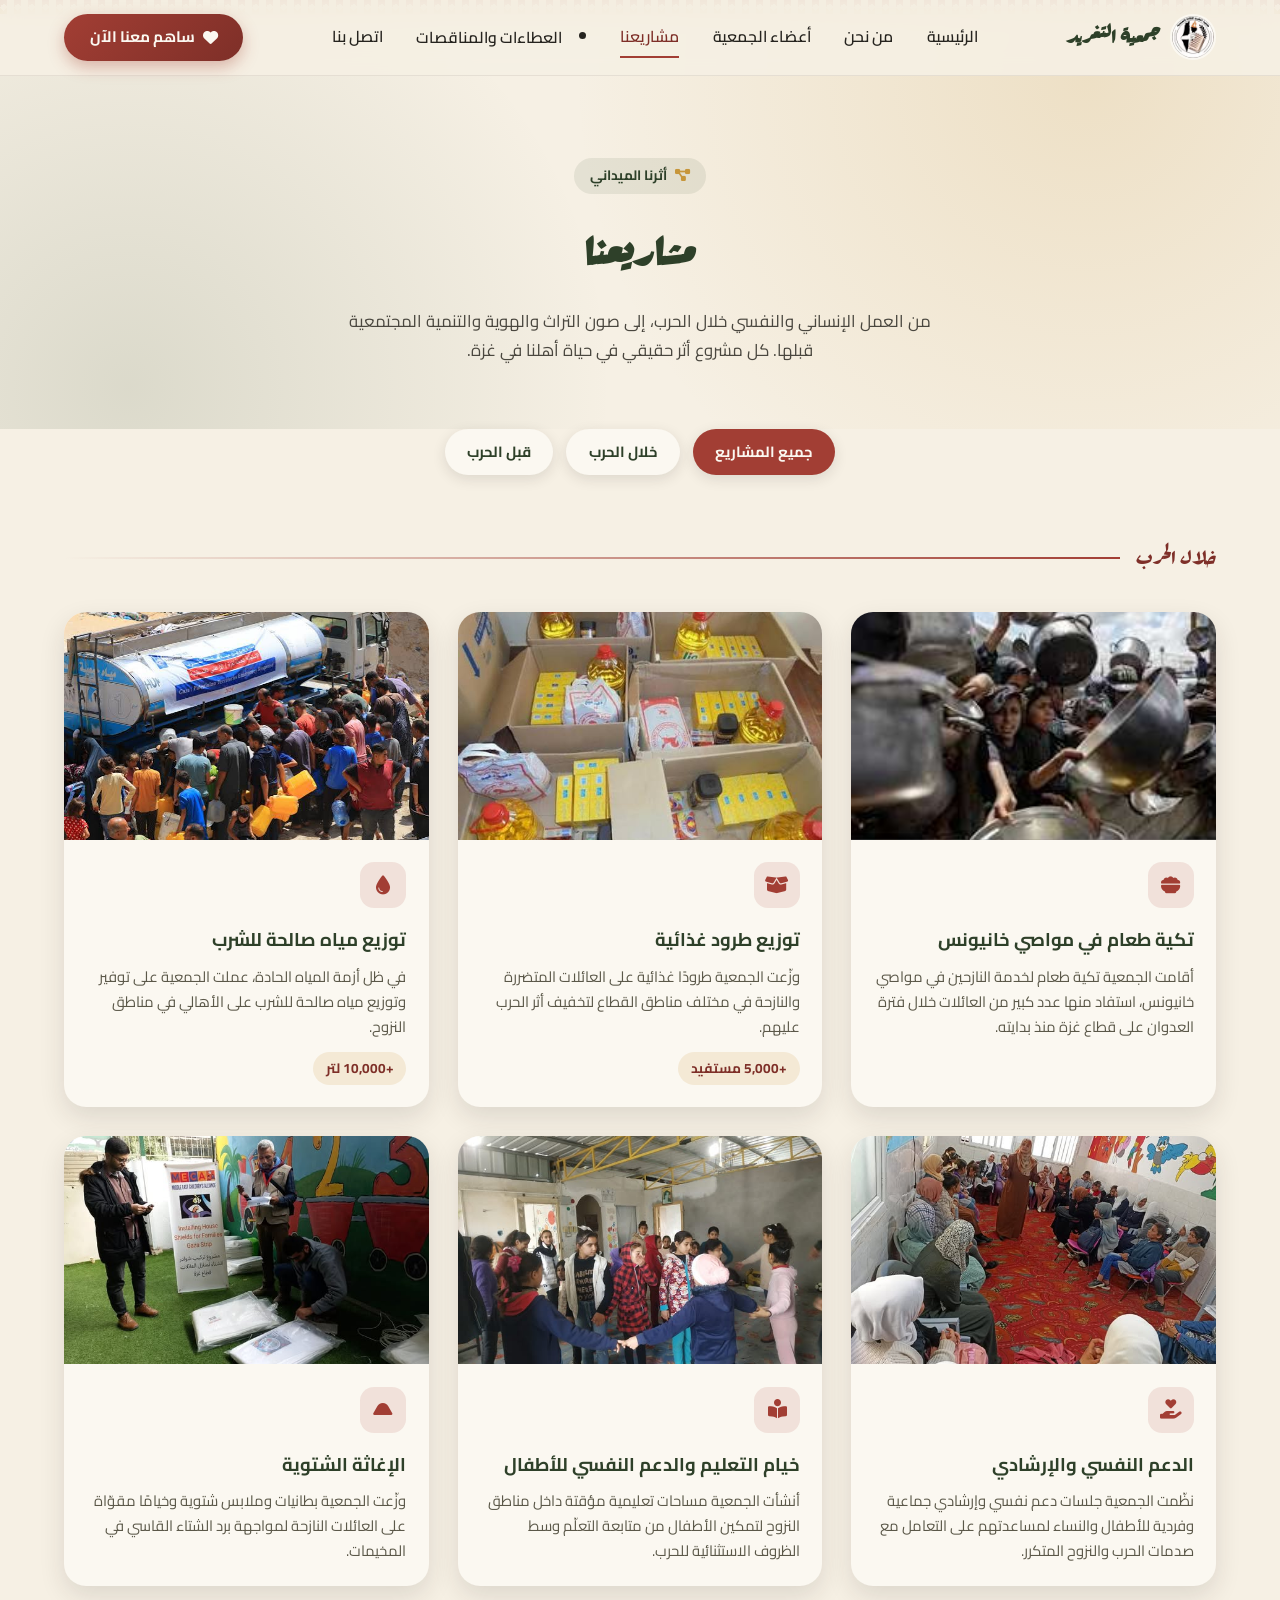
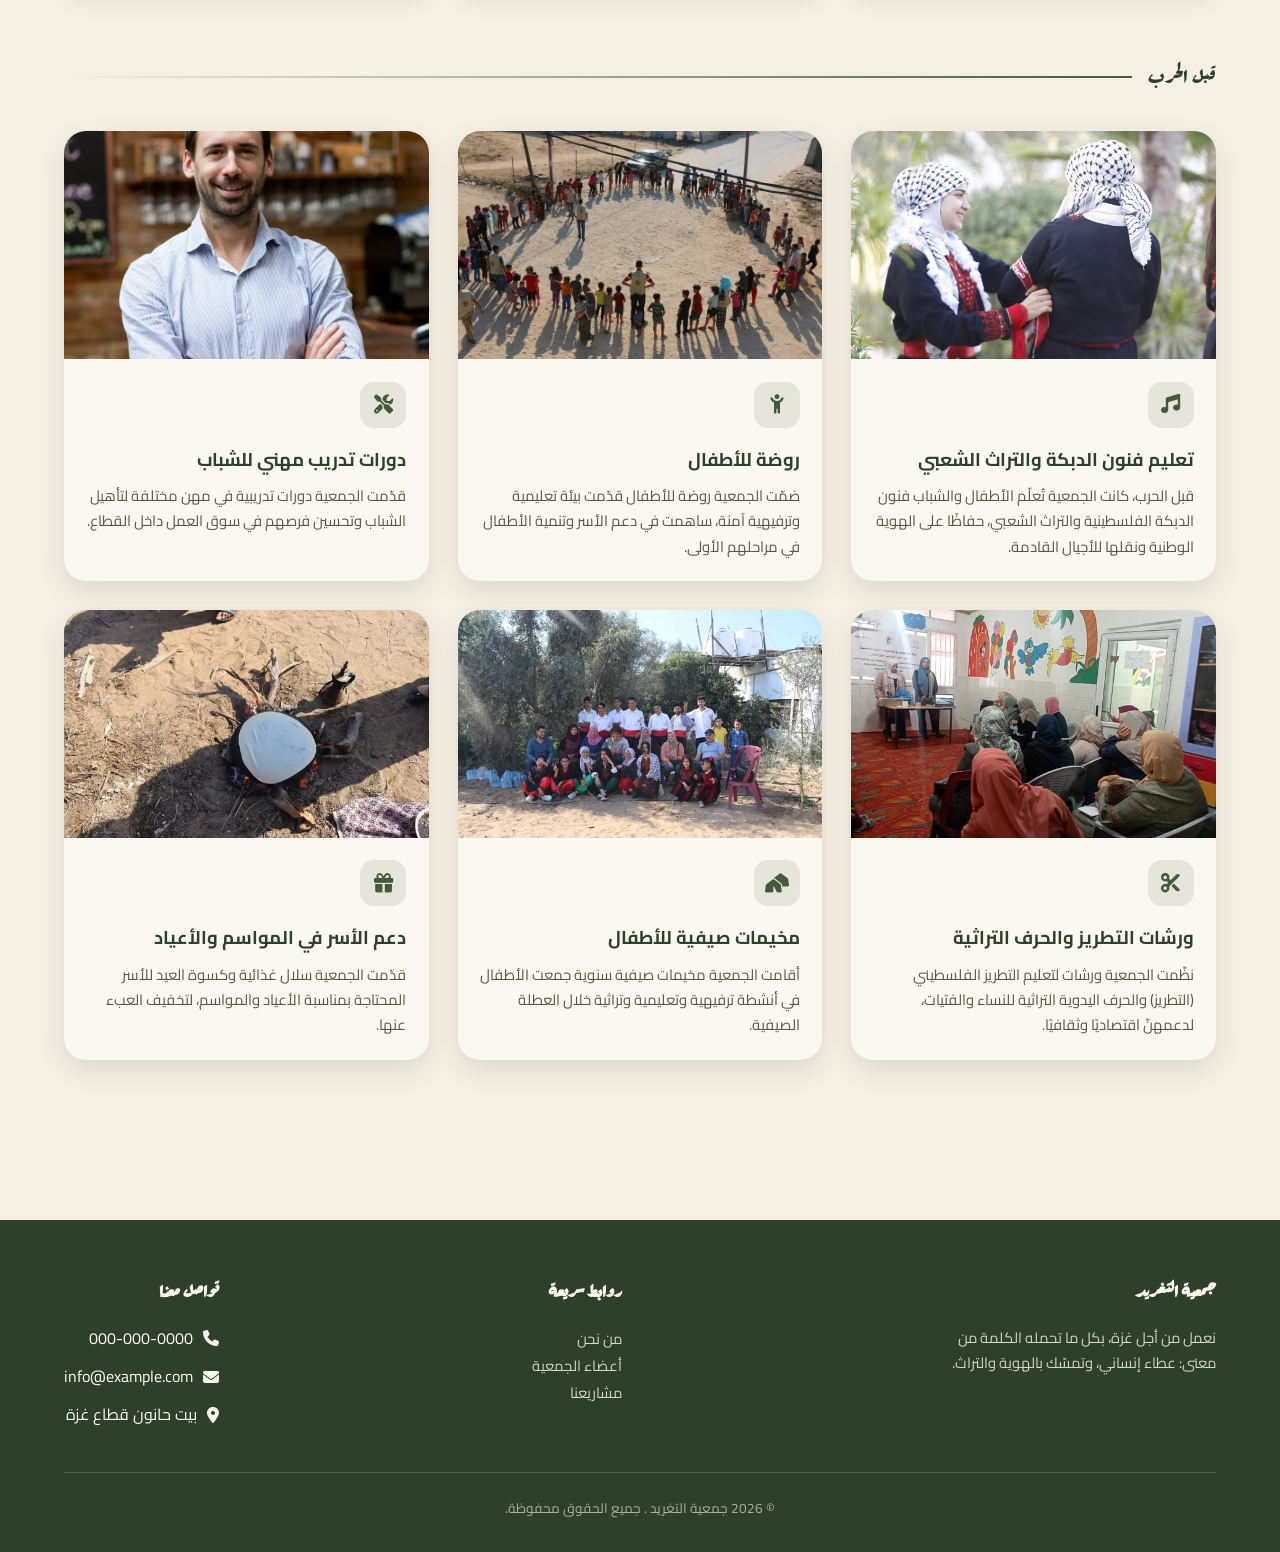
<file: pro.html>
<!DOCTYPE html>
<html lang="ar" dir="rtl">

<head>
    <meta charset="UTF-8">
    <meta name="viewport" content="width=device-width, initial-scale=1.0">
    <title>مشاريعنا | جمعية العطاء</title>

    <link rel="preconnect" href="https://fonts.googleapis.com">
    <link rel="preconnect" href="https://fonts.gstatic.com" crossorigin>
    <link href="https://fonts.googleapis.com/css2?family=Rakkas&family=Cairo:wght@300;400;500;600;700;800&display=swap"
        rel="stylesheet">
    <link rel="stylesheet" href="https://cdnjs.cloudflare.com/ajax/libs/font-awesome/6.5.1/css/all.min.css">

    <style>
        :root {
            --sand: #F6F0E4;
            --sand-deep: #EEE3CC;
            --ink: #26241F;
            --olive: #435A3C;
            --olive-dark: #2E4029;
            --clay: #A23E34;
            --clay-dark: #7E2F28;
            --gold: #C7963A;
            --cream: #FBF8F1;
            --shadow: rgba(38, 36, 31, .12);
            --font-display: 'Rakkas', 'Cairo', serif;
            --font-body: 'Cairo', sans-serif;
        }

        * {
            margin: 0;
            padding: 0;
            box-sizing: border-box;
        }

        html {
            scroll-behavior: smooth;
        }

        body {
            font-family: var(--font-body);
            background: var(--sand);
            color: var(--ink);
            overflow-x: hidden;
            line-height: 1.7;
        }

        img {
            display: block;
            max-width: 100%;
        }

        a {
            text-decoration: none;
            color: inherit;
        }

        ul {
            list-style: none;
        }

        button {
            font-family: inherit;
            cursor: pointer;
            border: none;
        }

        .tatreez-divider {
            height: 14px;
            width: 100%;
            background-image:
                linear-gradient(135deg, var(--clay) 25%, transparent 25%),
                linear-gradient(225deg, var(--clay) 25%, transparent 25%),
                linear-gradient(45deg, var(--gold) 25%, transparent 25%),
                linear-gradient(315deg, var(--gold) 25%, transparent 25%);
            background-position: 0 0, 7px 0, 0 0, 7px 0;
            background-size: 14px 14px;
            background-repeat: repeat-x;
            opacity: .85;
        }

        /* ============ الهيدر ============ */
        header.site-header {
            position: fixed;
            top: 0;
            right: 0;
            left: 0;
            z-index: 999;
            display: flex;
            align-items: center;
            justify-content: space-between;
            gap: 1.5rem;
            padding: .85rem 5%;
            background: rgba(246, 240, 228, .9);
            backdrop-filter: blur(10px);
            border-bottom: 1px solid rgba(38, 36, 31, .08);
            transition: box-shadow .3s ease, padding .3s ease;
        }

        header.site-header.scrolled {
            box-shadow: 0 6px 24px var(--shadow);
            padding: .55rem 5%;
        }

        .brand {
            display: flex;
            align-items: center;
            gap: .6rem;
            font-family: var(--font-display);
            font-size: 1.5rem;
            color: var(--olive-dark);
            white-space: nowrap;
        }

        .logo-img {
            width: 46px;
            height: 46px;
            border-radius: 50%;
            object-fit: cover;
            border: 2px solid var(--cream);
        }

        .logo-text {
            font-family: var(--font-display);
            font-size: 1.35rem;
            font-weight: 700;
            white-space: nowrap;
        }


        .brand .brand-mark {
            width: 38px;
            height: 38px;
            border-radius: 50%;
            background: linear-gradient(135deg, var(--clay), var(--gold));
            display: flex;
            align-items: center;
            justify-content: center;
            color: var(--cream);
            font-size: 1rem;
        }

        nav.main-nav {
            display: flex;
            align-items: center;
            gap: 2.1rem;
            flex: 1;
            justify-content: center;
        }

        nav.main-nav a {
            position: relative;
            font-weight: 600;
            font-size: .98rem;
            color: var(--ink);
            padding: .3rem 0;
            transition: color .25s;
        }

        nav.main-nav a::after {
            content: '';
            position: absolute;
            right: 0;
            bottom: -2px;
            width: 0;
            height: 2px;
            background: var(--clay);
            transition: width .3s ease;
        }

        nav.main-nav a:hover {
            color: var(--clay-dark);
        }

        nav.main-nav a:hover::after {
            width: 100%;
        }

        nav.main-nav a.active {
            color: var(--clay-dark);
        }

        nav.main-nav a.active::after {
            width: 100%;
        }

        .btn-donate {
            background: linear-gradient(135deg, var(--clay), var(--clay-dark));
            color: var(--cream);
            padding: .68rem 1.6rem;
            border-radius: 50px;
            font-weight: 700;
            font-size: .95rem;
            display: flex;
            align-items: center;
            gap: .5rem;
            box-shadow: 0 6px 16px rgba(162, 62, 52, .35);
            white-space: nowrap;
            transition: transform .25s ease, box-shadow .25s ease;
        }

        .btn-donate:hover {
            transform: translateY(-2px);
            box-shadow: 0 10px 22px rgba(162, 62, 52, .45);
        }

        .nav-toggle {
            display: none;
            font-size: 1.4rem;
            color: var(--olive-dark);
            background: none;
        }

        /* ============ عنوان الصفحة ============ */
        .page-hero {
            padding: 9rem 5% 4rem;
            text-align: center;
            background:
                radial-gradient(circle at 85% 15%, rgba(199, 150, 58, .18), transparent 45%),
                radial-gradient(circle at 10% 90%, rgba(67, 90, 60, .15), transparent 40%);
        }

        .eyebrow {
            display: inline-flex;
            align-items: center;
            gap: .5rem;
            background: rgba(67, 90, 60, .1);
            color: var(--olive-dark);
            font-weight: 700;
            font-size: .85rem;
            padding: .4rem 1rem;
            border-radius: 50px;
            margin-bottom: 1.2rem;
        }

        .eyebrow i {
            color: var(--gold);
        }

        .page-hero h1 {
            font-family: var(--font-display);
            font-size: clamp(2.1rem, 3.6vw, 3rem);
            color: var(--olive-dark);
            margin-bottom: 1rem;
        }

        .page-hero p {
            max-width: 620px;
            margin: 0 auto;
            color: #4A473F;
            font-size: 1.05rem;
        }

        /* ============ تبويبات الفلترة ============ */
        .filter-bar {
            display: flex;
            justify-content: center;
            gap: .8rem;
            flex-wrap: wrap;
            padding: 0 5% 3rem;
        }

        .filter-btn {
            background: var(--cream);
            color: var(--olive-dark);
            font-weight: 700;
            font-size: .92rem;
            padding: .6rem 1.4rem;
            border-radius: 50px;
            box-shadow: 0 4px 14px var(--shadow);
            transition: all .25s ease;
        }

        .filter-btn.active {
            background: var(--clay);
            color: var(--cream);
        }

        .filter-btn:hover {
            transform: translateY(-2px);
        }

        /* ============ الأقسام والمجموعات ============ */
        .section {
            padding: 1rem 5% 5.5rem;
        }

        .projects-group {
            margin-bottom: 4.5rem;
        }

        .group-label {
            display: flex;
            align-items: center;
            gap: 1rem;
            margin-bottom: 2.2rem;
        }

        .group-label span {
            font-family: var(--font-display);
            font-size: 1.4rem;
            color: var(--clay-dark);
            white-space: nowrap;
        }

        .group-label::after {
            content: '';
            flex: 1;
            height: 2px;
            background: linear-gradient(to left, var(--clay), transparent);
        }

        .group-label.before span {
            color: var(--olive-dark);
        }

        .group-label.before::after {
            background: linear-gradient(to left, var(--olive), transparent);
        }

        .project-grid {
            display: grid;
            grid-template-columns: repeat(auto-fit, minmax(280px, 1fr));
            gap: 1.8rem;
        }

        .project-card {
            background: var(--cream);
            border-radius: 22px;
            overflow: hidden;
            box-shadow: 0 10px 26px var(--shadow);
            transition: transform .35s ease, box-shadow .35s ease, opacity .3s ease;
        }

        .project-card:hover {
            transform: translateY(-6px);
            box-shadow: 0 20px 40px var(--shadow);
        }

        .project-card.hidden-card {
            display: none;
        }

        .project-card .project-img {
            width: 100%;
            aspect-ratio: 16/10;
            overflow: hidden;
            background: var(--sand-deep);
        }

        .project-card .project-img img {
            width: 100%;
            height: 100%;
            object-fit: cover;
        }

        .project-card .project-body {
            padding: 1.4rem;
        }

        .project-card .icon-badge {
            width: 46px;
            height: 46px;
            border-radius: 14px;
            background: rgba(162, 62, 52, .12);
            color: var(--clay);
            display: flex;
            align-items: center;
            justify-content: center;
            font-size: 1.2rem;
            margin-bottom: 1rem;
        }

        .projects-group.before .icon-badge {
            background: rgba(67, 90, 60, .12);
            color: var(--olive);
        }

        .project-card h3 {
            font-size: 1.15rem;
            color: var(--olive-dark);
            margin-bottom: .5rem;
        }

        .project-card p {
            font-size: .93rem;
            color: #5B5849;
        }

        .project-card .stat {
            display: inline-block;
            margin-top: .8rem;
            font-weight: 700;
            font-size: .85rem;
            color: var(--clay-dark);
            background: rgba(199, 150, 58, .15);
            padding: .3rem .8rem;
            border-radius: 50px;
        }

        /* ============ التذييل ============ */
        footer {
            background: var(--olive-dark);
            color: var(--cream);
            padding: 3.5rem 5% 2rem;
        }

        .footer-grid {
            display: flex;
            flex-wrap: wrap;
            gap: 2.5rem;
            justify-content: space-between;
            margin-bottom: 2rem;
        }

        footer h4 {
            font-family: var(--font-display);
            font-size: 1.2rem;
            margin-bottom: 1rem;
        }

        footer p,
        footer a {
            color: rgba(251, 248, 241, .8);
            font-size: .92rem;
        }

        footer a:hover {
            color: var(--gold);
        }

        .footer-contact li {
            display: flex;
            align-items: center;
            gap: .6rem;
            margin-bottom: .7rem;
        }

        .footer-bottom {
            text-align: center;
            padding-top: 1.5rem;
            border-top: 1px solid rgba(251, 248, 241, .15);
            font-size: .85rem;
            color: rgba(251, 248, 241, .6);
        }

        /* ============ زر العودة للأعلى ============ */
        .to-top {
            position: fixed;
            bottom: 2rem;
            left: 2rem;
            width: 50px;
            height: 50px;
            border-radius: 50%;
            background: var(--clay);
            color: var(--cream);
            display: flex;
            align-items: center;
            justify-content: center;
            font-size: 1.1rem;
            box-shadow: 0 10px 24px rgba(162, 62, 52, .4);
            opacity: 0;
            visibility: hidden;
            transform: translateY(10px);
            transition: all .35s ease;
            z-index: 900;
        }

        .to-top.show {
            opacity: 1;
            visibility: visible;
            transform: translateY(0);
        }

        .to-top:hover {
            background: var(--clay-dark);
        }

        .reveal {
            opacity: 0;
            transform: translateY(28px);
            transition: opacity .7s ease, transform .7s ease;
        }

        .reveal.in-view {
            opacity: 1;
            transform: translateY(0);
        }

        @media (prefers-reduced-motion: reduce) {
            .reveal {
                opacity: 1;
                transform: none;
                transition: none;
            }

            html {
                scroll-behavior: auto;
            }
        }

        @media (max-width: 900px) {
            nav.main-nav {
                position: fixed;
                top: 0;
                right: 0;
                height: 100vh;
                width: min(78vw, 320px);
                background: var(--cream);
                flex-direction: column;
                justify-content: center;
                gap: 2rem;
                transform: translateX(100%);
                transition: transform .35s ease;
                box-shadow: -10px 0 30px var(--shadow);
            }

            nav.main-nav.open {
                transform: translateX(0);
            }

            .nav-toggle {
                display: block;
            }

            .page-hero {
                padding-top: 7.5rem;
            }
        }

        @media (max-width:520px) {
            .to-top {
                left: 1rem;
                bottom: 1rem;
                width: 44px;
                height: 44px;
            }
        }
    </style>
</head>

<body>

    <!-- ============ الهيدر ============ -->
    <header class="site-header" id="siteHeader">
        <div class="brand">
            <!-- <span class="brand-mark"><i class="fa-solid fa-hand-holding-heart"></i></span> -->
            <!-- شعار الجمعية -->
            <a href="index.html"><img src="images/logo.jpg" alt="شعار الجمعية" class="logo-img"></a>
            <span class="logo-text">جمعية التغريد</span>

        </div>

        <nav class="main-nav" id="mainNav">
            <a href="index.html">الرئيسية</a>
            <a href="About_Us.html">من نحن</a>
            <a href="index.html#team">أعضاء الجمعية</a>
            <a href="pro.html" class="active">مشاريعنا</a>
            <li><a href="index.html#tenders">العطاءات والمناقصات</a></li>
            <a href="contact-us.html">اتصل بنا</a>
        </nav>

        <a href="index.html#contact" class="btn-donate">
            <i class="fa-solid fa-heart"></i>
            ساهم معنا الآن
        </a>

        <button class="nav-toggle" id="navToggle" aria-label="فتح القائمة">
            <i class="fa-solid fa-bars"></i>
        </button>
    </header>

    <div class="tatreez-divider"></div>

    <!-- ============ عنوان الصفحة ============ -->
    <section class="page-hero">
        <span class="eyebrow reveal"><i class="fa-solid fa-diagram-project"></i> أثرنا الميداني</span>
        <h1 class="reveal">مشاريعنا</h1>
        <p class="reveal">
            من العمل الإنساني والنفسي خلال الحرب، إلى صون التراث والهوية والتنمية المجتمعية قبلها.
            كل مشروع أثر حقيقي في حياة أهلنا في غزة.
        </p>
    </section>

    <!-- ============ تبويبات الفلترة ============ -->
    <div class="filter-bar reveal">
        <button class="filter-btn active" data-filter="all">جميع المشاريع</button>
        <button class="filter-btn" data-filter="during">خلال الحرب</button>
        <button class="filter-btn" data-filter="before">قبل الحرب</button>
    </div>

    <!-- ============ الأقسام ============ -->
    <section class="section">

        <!-- مجموعة: خلال الحرب -->
        <div class="projects-group during reveal" data-group="during">
            <div class="group-label">
                <span>خلال الحرب</span>
            </div>

            <div class="project-grid">

                <!-- تكية طعام -->
                <div class="project-card" data-cat="during">
                    <div class="project-img">
                        <img src="images/تكية.jpg" alt="تكية الطعام في مواصي خانيونس">
                    </div>
                    <div class="project-body">
                        <div class="icon-badge"><i class="fa-solid fa-bowl-food"></i></div>
                        <h3>تكية طعام في مواصي خانيونس</h3>
                        <p>أقامت الجمعية تكية طعام لخدمة النازحين في مواصي خانيونس، استفاد منها عدد كبير من العائلات
                            خلال فترة العدوان على قطاع غزة منذ بدايته.</p>
                    </div>
                </div>

                <!-- طرود غذائية -->
                <div class="project-card" data-cat="during">
                    <div class="project-img">
                        <img src="images/eee.jpg" alt="توزيع طرود غذائية">
                    </div>
                    <div class="project-body">
                        <div class="icon-badge"><i class="fa-solid fa-box-open"></i></div>
                        <h3>توزيع طرود غذائية</h3>
                        <p>وزّعت الجمعية طرودًا غذائية على العائلات المتضررة والنازحة في مختلف مناطق القطاع لتخفيف أثر
                            الحرب عليهم.</p>
                        <span class="stat">+5,000 مستفيد</span>
                    </div>
                </div>

                <!-- مياه الشرب -->
                <div class="project-card" data-cat="during">
                    <div class="project-img">
                        <img src="images/ميا.jpg" alt="توزيع مياه صالحة للشرب">
                    </div>
                    <div class="project-body">
                        <div class="icon-badge"><i class="fa-solid fa-droplet"></i></div>
                        <h3>توزيع مياه صالحة للشرب</h3>
                        <p>في ظل أزمة المياه الحادة، عملت الجمعية على توفير وتوزيع مياه صالحة للشرب على الأهالي في مناطق
                            النزوح.</p>
                        <span class="stat">+10,000 لتر</span>
                    </div>
                </div>

                <!-- الدعم النفسي والإرشادي -->
                <div class="project-card" data-cat="during">
                    <div class="project-img">
                        <img src="images/المرا.jpg" alt="جلسات الدعم النفسي والإرشادي">
                    </div>
                    <div class="project-body">
                        <div class="icon-badge"><i class="fa-solid fa-hand-holding-heart"></i></div>
                        <h3>الدعم النفسي والإرشادي</h3>
                        <p>نظّمت الجمعية جلسات دعم نفسي وإرشادي جماعية وفردية للأطفال والنساء لمساعدتهم على التعامل مع
                            صدمات الحرب والنزوح المتكرر.</p>
                    </div>
                </div>

                <!-- التعليم في النزوح -->
                <div class="project-card" data-cat="during">
                    <div class="project-img">
                        <img src="images/انشطة.jpg" alt="خيام التعليم في مناطق النزوح">
                    </div>
                    <div class="project-body">
                        <div class="icon-badge"><i class="fa-solid fa-book-open-reader"></i></div>
                        <h3>خيام التعليم والدعم النفسي للأطفال</h3>
                        <p>أنشأت الجمعية مساحات تعليمية مؤقتة داخل مناطق النزوح لتمكين الأطفال من متابعة التعلّم وسط
                            الظروف الاستثنائية للحرب.</p>
                    </div>
                </div>

                <!-- الإغاثة الشتوية -->
                <div class="project-card" data-cat="during">
                    <div class="project-img">
                        <img src="images/شتاءء.jpg" alt="توزيع مستلزمات شتوية">
                    </div>
                    <div class="project-body">
                        <div class="icon-badge"><i class="fa-solid fa-mound"></i></div>
                        <h3>الإغاثة الشتوية</h3>
                        <p>وزّعت الجمعية بطانيات وملابس شتوية وخيامًا مقوّاة على العائلات النازحة لمواجهة برد الشتاء
                            القاسي في المخيمات.</p>
                    </div>
                </div>

            </div>
        </div>

        <!-- مجموعة: قبل الحرب -->
        <div class="projects-group before reveal" data-group="before">
            <div class="group-label before">
                <span>قبل الحرب</span>
            </div>

            <div class="project-grid">

                <!-- الدبكة والتراث -->
                <div class="project-card" data-cat="before">
                    <div class="project-img">
                        <img src="images/دبكة.jpg" alt="تعليم فنون الدبكة والتراث الشعبي">
                    </div>
                    <div class="project-body">
                        <div class="icon-badge"><i class="fa-solid fa-music"></i></div>
                        <h3>تعليم فنون الدبكة والتراث الشعبي</h3>
                        <p>قبل الحرب، كانت الجمعية تُعلّم الأطفال والشباب فنون الدبكة الفلسطينية والتراث الشعبي، حفاظًا
                            على الهوية الوطنية ونقلها للأجيال القادمة.</p>
                    </div>
                </div>

                <!-- روضة أطفال -->
                <div class="project-card" data-cat="before">
                    <div class="project-img">
                        <img src="images/ش.jpg" alt="روضة أطفال الجمعية">
                    </div>
                    <div class="project-body">
                        <div class="icon-badge"><i class="fa-solid fa-child-reaching"></i></div>
                        <h3>روضة للأطفال</h3>
                        <p>ضمّت الجمعية روضة للأطفال قدّمت بيئة تعليمية وترفيهية آمنة، ساهمت في دعم الأسر وتنمية الأطفال
                            في مراحلهم الأولى.</p>
                    </div>
                </div>

                <!-- تدريب مهني -->
                <div class="project-card" data-cat="before">
                    <div class="project-img">
                        <img src="images/IMG_٢٠٢٦٠٦١٣_٢٠٥٠٤٩.jpg" alt="دورات تدريب مهني للشباب">
                    </div>
                    <div class="project-body">
                        <div class="icon-badge"><i class="fa-solid fa-screwdriver-wrench"></i></div>
                        <h3>دورات تدريب مهني للشباب</h3>
                        <p>قدّمت الجمعية دورات تدريبية في مهن مختلفة لتأهيل الشباب وتحسين فرصهم في سوق العمل داخل
                            القطاع.</p>
                    </div>
                </div>

                <!-- ورشات الحرف التراثية -->
                <div class="project-card" data-cat="before">
                    <div class="project-img">
                        <img src="images/تغيرر.jpg" alt="ورشات التطريز والحرف التراثية">
                    </div>
                    <div class="project-body">
                        <div class="icon-badge"><i class="fa-solid fa-scissors"></i></div>
                        <h3>ورشات التطريز والحرف التراثية</h3>
                        <p>نظّمت الجمعية ورشات لتعليم التطريز الفلسطيني (التطريز) والحرف اليدوية التراثية للنساء
                            والفتيات، لدعمهنّ اقتصاديًا وثقافيًا.</p>
                    </div>
                </div>

                <!-- مخيمات صيفية -->
                <div class="project-card" data-cat="before">
                    <div class="project-img">
                        <img src="images/زيتون.jpg" alt="مخيمات صيفية للأطفال">
                    </div>
                    <div class="project-body">
                        <div class="icon-badge"><i class="fa-solid fa-tents"></i></div>
                        <h3>مخيمات صيفية للأطفال</h3>
                        <p>أقامت الجمعية مخيمات صيفية سنوية جمعت الأطفال في أنشطة ترفيهية وتعليمية وتراثية خلال العطلة
                            الصيفية.</p>
                    </div>
                </div>

                <!-- دعم الأسر الموسمي -->
                <div class="project-card" data-cat="before">
                    <div class="project-img">
                        <img src="images/زيت.jpg" alt="دعم الأسر في المواسم والأعياد">
                    </div>
                    <div class="project-body">
                        <div class="icon-badge"><i class="fa-solid fa-gift"></i></div>
                        <h3>دعم الأسر في المواسم والأعياد</h3>
                        <p>قدّمت الجمعية سلال غذائية وكسوة العيد للأسر المحتاجة بمناسبة الأعياد والمواسم، لتخفيف العبء
                            عنها.</p>
                    </div>
                </div>

            </div>
        </div>

    </section>


    <!-- ============ التذييل ============ -->
    <footer id="contact">
        <div class="footer-grid">
            <div>
                <h4>جمعية التغريد</h4>
                <p style="max-width:280px;">نعمل من أجل غزة، بكل ما تحمله الكلمة من معنى: عطاء إنساني، وتمسّك بالهوية
                    والتراث.</p>
            </div>
            <div>
                <h4>روابط سريعة</h4>
                <ul>
                    <li><a href="index.html#about">من نحن</a></li>
                    <li><a href="index.html#team">أعضاء الجمعية</a></li>
                    <li><a href="pro.html">مشاريعنا</a></li>
                </ul>
            </div>
            <div>
                <h4>تواصل معنا</h4>
                <ul class="footer-contact">
                    <li><i class="fa-solid fa-phone"></i> 000-000-0000</li>
                    <li><i class="fa-solid fa-envelope"></i> info@example.com</li>
                    <li><i class="fa-solid fa-location-dot"></i> بيت حانون قطاع غزة</li>
                </ul>
            </div>
        </div>
        <div class="footer-bottom">© 2026 جمعية التغريد . جميع الحقوق محفوظة.</div>
    </footer>

    <button class="to-top" id="toTop" aria-label="العودة للأعلى">
        <i class="fa-solid fa-arrow-up"></i>
    </button>

    <script>
        const header = document.getElementById('siteHeader');
        const toTopBtn = document.getElementById('toTop');
        window.addEventListener('scroll', () => {
            header.classList.toggle('scrolled', window.scrollY > 40);
            toTopBtn.classList.toggle('show', window.scrollY > 400);
        });
        toTopBtn.addEventListener('click', () => window.scrollTo({ top: 0, behavior: 'smooth' }));

        const navToggle = document.getElementById('navToggle');
        const mainNav = document.getElementById('mainNav');
        navToggle.addEventListener('click', () => {
            mainNav.classList.toggle('open');
            navToggle.innerHTML = mainNav.classList.contains('open')
                ? '<i class="fa-solid fa-xmark"></i>' : '<i class="fa-solid fa-bars"></i>';
        });

        // ===== فلترة المشاريع =====
        const filterBtns = document.querySelectorAll('.filter-btn');
        const groups = document.querySelectorAll('.projects-group');
        const cards = document.querySelectorAll('.project-card');

        filterBtns.forEach(btn => {
            btn.addEventListener('click', () => {
                filterBtns.forEach(b => b.classList.remove('active'));
                btn.classList.add('active');
                const filter = btn.dataset.filter;

                if (filter === 'all') {
                    groups.forEach(g => g.style.display = 'block');
                    cards.forEach(c => c.classList.remove('hidden-card'));
                } else {
                    groups.forEach(g => g.style.display = 'block');
                    cards.forEach(c => {
                        c.classList.toggle('hidden-card', c.dataset.cat !== filter);
                    });
                    // إخفاء عنوان المجموعة إن لم يتبقَّ فيها بطاقات ظاهرة
                    groups.forEach(g => {
                        const visible = g.querySelectorAll('.project-card:not(.hidden-card)').length;
                        g.style.display = visible ? 'block' : 'none';
                    });
                }
            });
        });

        // ===== حركات الظهور =====
        const revealEls = document.querySelectorAll('.reveal');
        const observer = new IntersectionObserver((entries) => {
            entries.forEach(entry => {
                if (entry.isIntersecting) {
                    entry.target.classList.add('in-view');
                    observer.unobserve(entry.target);
                }
            });
        }, { threshold: 0.12 });
        revealEls.forEach(el => observer.observe(el));
    </script>

</body>

</html>
</file>
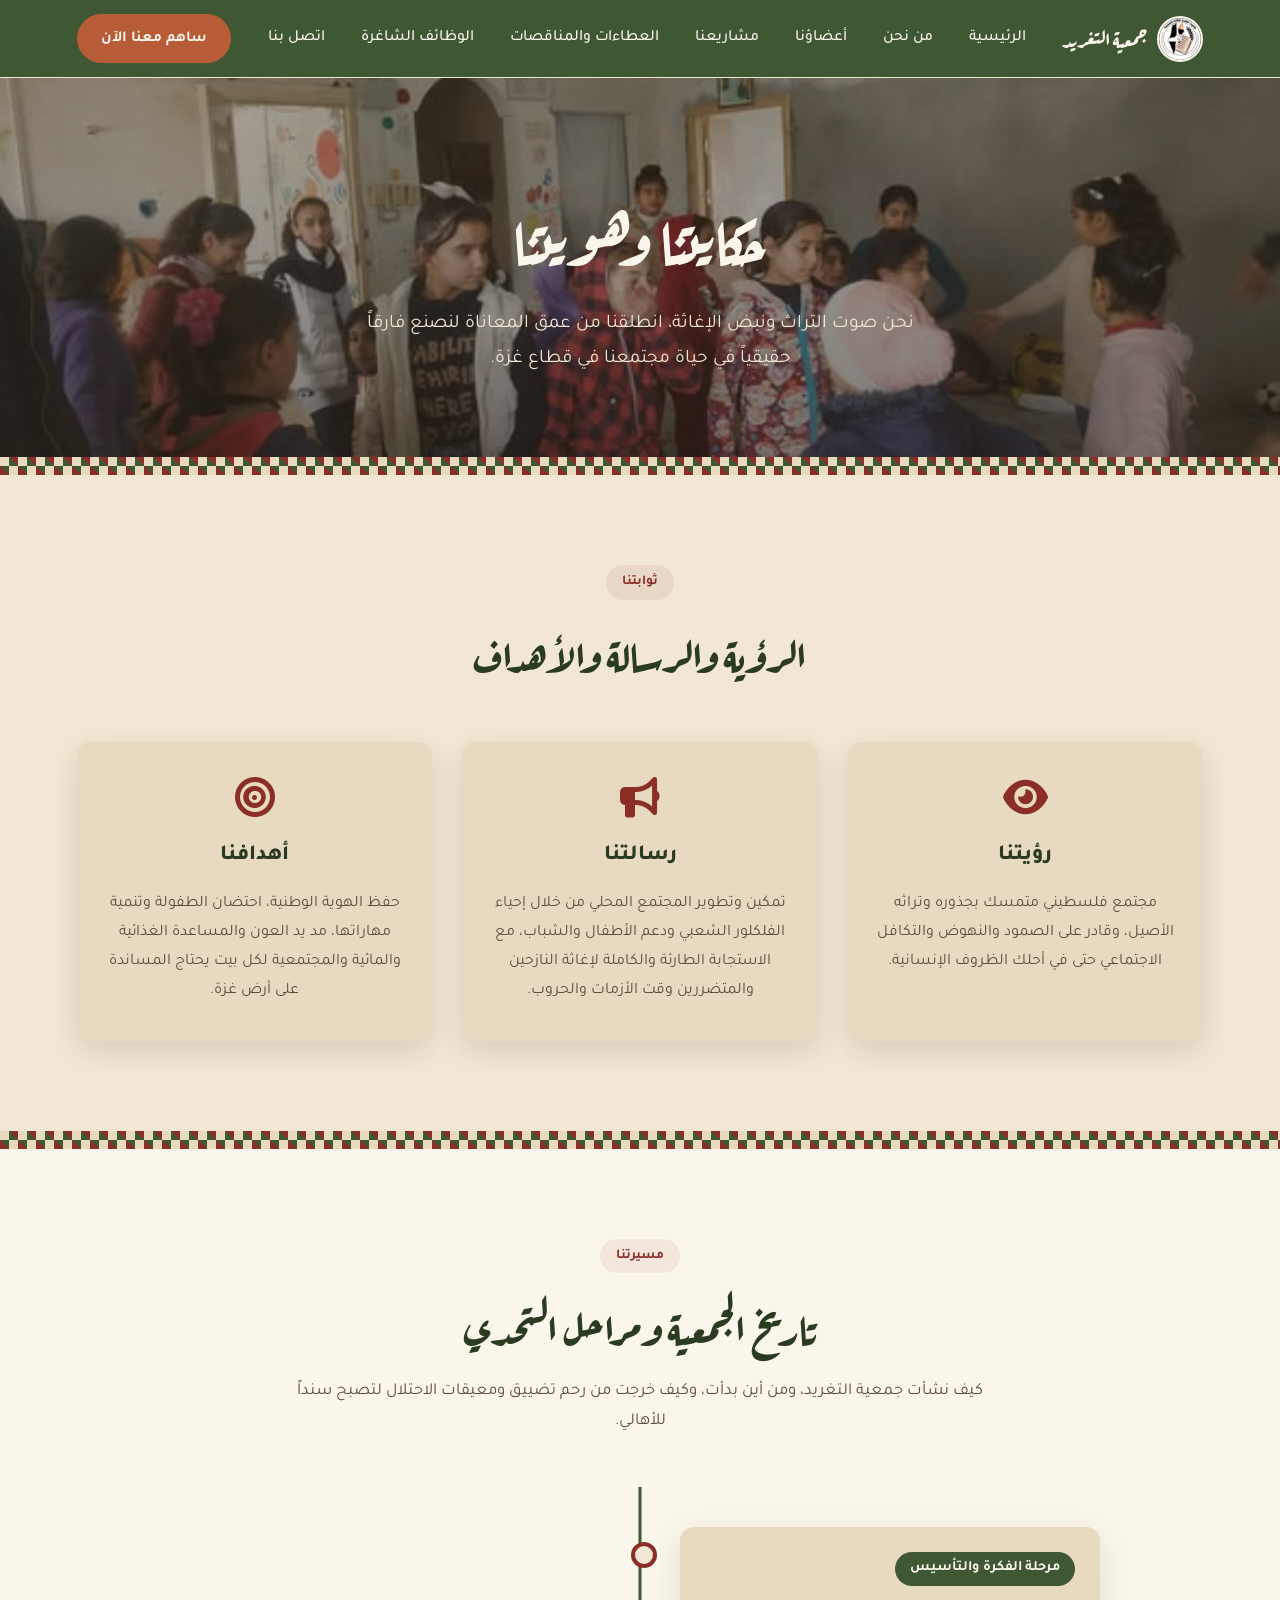
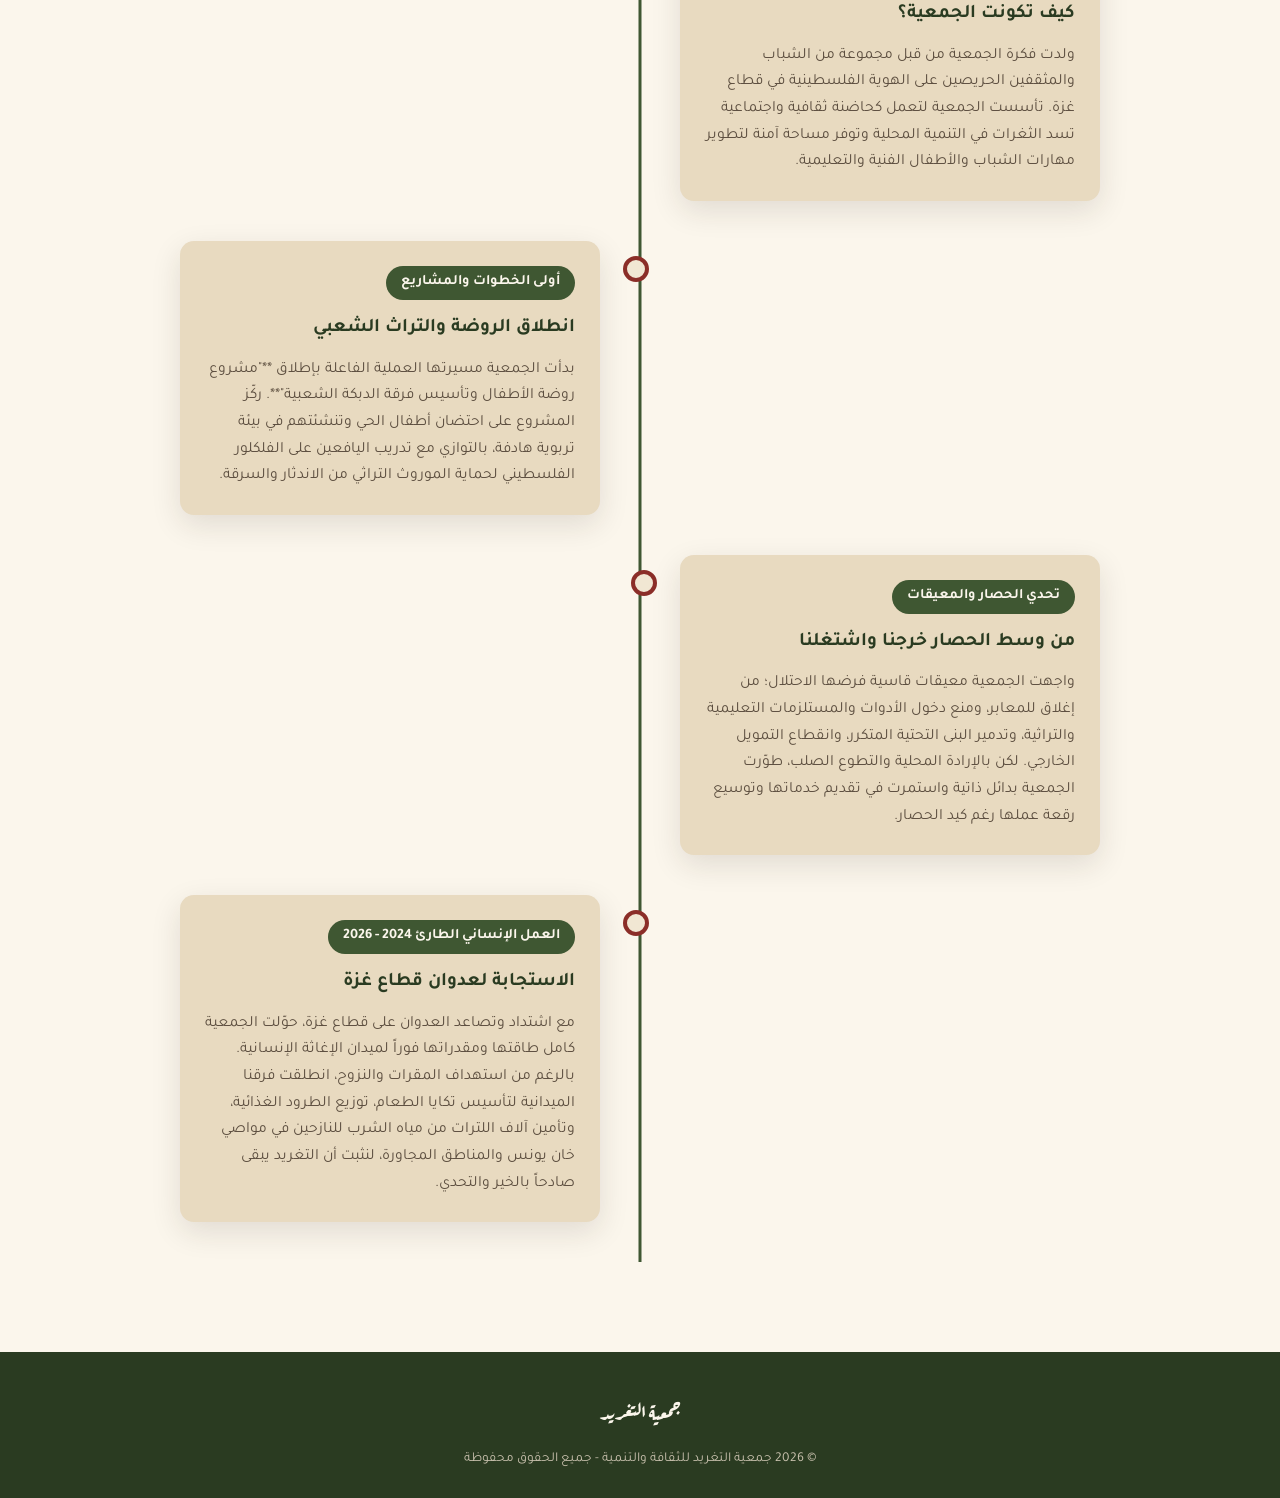
<file: human1R/About_Us.html>
<!DOCTYPE html>
<html lang="ar" dir="rtl">

<head>
    <meta charset="UTF-8">
    <meta name="viewport" content="width=device-width, initial-scale=1.0">
    <title>من نحن - جمعية التغريد للثقافة والتنمية</title>

    <!-- خطوط جوجل المستخدمة في التصميم الأساسي -->
    <link rel="preconnect" href="https://fonts.googleapis.com">
    <link rel="preconnect" href="https://fonts.gstatic.com" crossorigin>
    <link
        href="https://fonts.googleapis.com/css2?family=Aref+Ruqaa:wght@400;700&family=Tajawal:wght@300;400;500;700;800&display=swap"
        rel="stylesheet">

    <!-- Font Awesome للأيقونات -->
    <link rel="stylesheet" href="https://cdnjs.cloudflare.com/ajax/libs/font-awesome/6.5.1/css/all.min.css">

    <!-- ربط ملف الـ CSS الخاص بك -->
    <link rel="stylesheet" href="css/style copy.css">

    <!-- تنسيقات خاصة بصفحة من نحن لضمان الجمالية والتميز -->
    <style>
        .about-header-section {
            margin-top: 78px;
            background: linear-gradient(rgba(43, 33, 24, 0.4), rgba(43, 33, 24, 0.6)), url('images/انشطة.jpg') no-repeat center center/cover;
            color: var(--cream);
            text-align: center;
            padding: 100px 6vw 80px;
        }

        .about-header-section h1 {
            color: var(--cream);
            font-size: clamp(2.5rem, 5vw, 4rem);
            margin-bottom: 15px;
        }

        .about-header-section p {
            font-size: 1.2rem;
            max-width: 600px;
            margin: 0 auto;
            color: var(--sand);
        }

        /* قسم الرؤية والرسالة والأهداف */
        .identity-grid {
            display: grid;
            grid-template-columns: repeat(auto-fit, minmax(280px, 1fr));
            gap: 30px;
            max-width: 1300px;
            margin: 0 auto;
        }

        .identity-card {
            background: var(--sand-2);
            padding: 35px 25px;
            border-radius: var(--radius);
            box-shadow: var(--shadow);
            text-align: center;
            transition: transform 0.3s;
        }

        .identity-card:hover {
            transform: translateY(-5px);
        }

        .identity-card i {
            font-size: 2.5rem;
            color: var(--brick);
            margin-bottom: 20px;
        }

        .identity-card h3 {
            font-family: var(--font-body);
            font-weight: 800;
            color: var(--olive-dark);
            margin-bottom: 15px;
            font-size: 1.35rem;
        }

        .identity-card p {
            font-size: 1rem;
            color: var(--ink-soft);
        }

        /* قسم قصة التأسيس والتحدي (الخط الزمني المطور) */
        .story-section {
            background: var(--cream);
            padding: 90px 6vw;
        }

        .timeline {
            position: relative;
            max-width: 1000px;
            margin: 50px auto 0;
            padding: 20px 0;
        }

        /* الخط العمودي الممتد */
        .timeline::before {
            content: '';
            position: absolute;
            top: 0;
            bottom: 0;
            right: 50%;
            width: 3px;
            background: var(--olive);
            transform: translateX(50%);
        }

        .timeline-item {
            position: relative;
            width: 50%;
            padding: 20px 40px;
            box-sizing: border-box;
        }

        /* العناصر الفردية على اليمين واليسار */
        .timeline-item.right {
            right: 0;
            text-align: right;
        }

        .timeline-item.left {
            right: 50%;
            text-align: right;
        }

        /* النقطة المركزية */
        .timeline-item::after {
            content: '';
            position: absolute;
            width: 18px;
            height: 18px;
            background: var(--sand);
            border: 4px solid var(--brick);
            border-radius: 50%;
            top: 35px;
            z-index: 1;
        }

        .timeline-item.right::after {
            left: -9px;
        }

        .timeline-item.left::after {
            right: -9px;
        }

        .timeline-content {
            background: var(--sand-2);
            padding: 25px;
            border-radius: var(--radius);
            box-shadow: var(--shadow);
            position: relative;
        }

        .timeline-date {
            display: inline-block;
            background: var(--olive);
            color: var(--cream);
            font-weight: 700;
            padding: 4px 15px;
            border-radius: 20px;
            font-size: 0.9rem;
            margin-bottom: 12px;
        }

        .timeline-content h3 {
            font-family: var(--font-body);
            font-weight: 700;
            font-size: 1.2rem;
            color: var(--olive-dark);
            margin-bottom: 10px;
        }

        .timeline-content p {
            font-size: 0.98rem;
            color: var(--ink-soft);
            line-height: 1.7;
        }

        /* تحويل الخط الزمني ليعمل بشكل عمودي كامل ومناسب للهواتف */
        @media (max-width: 768px) {
            .timeline::before {
                right: 30px;
            }

            .timeline-item {
                width: 100%;
                padding-right: 60px;
                padding-left: 0;
            }

            .timeline-item.left {
                right: 0;
            }

            .timeline-item.right::after,
            .timeline-item.left::after {
                right: 21px;
                left: auto;
            }
        }
    </style>
</head>

<body>

    <!-- ============ الهيدر ============ -->
    <header class="site-header" id="siteHeader">
        <div class="nav-container">
            <div class="logo">
                <img src="images/logo.jpg" alt="شعار الجمعية" class="logo-img">
                <span class="logo-text">جمعية التغريد</span>
            </div>

            <ul class="nav-links" id="navLinks">
                <li><a href="in1.html#home">الرئيسية</a></li>
                <li><a href="About_Us.html" class="active">من نحن</a></li>
                <li><a href="in1.html">أعضاؤنا</a></li>
                <li><a href="pro.html">مشاريعنا</a></li>
                <li><a href="in1.html#tenders">العطاءات والمناقصات</a></li>
                <li><a href="jobs.html">الوظائف الشاغرة</a></li>
                <li><a href="contact-us.html">اتصل بنا</a></li>
            </ul>

            <div class="header-actions">
                <a href="in1.html#contact" class="btn-support">ساهم معنا الآن</a>
                <button class="nav-toggle" id="navToggle" aria-label="فتح القائمة">
                    <i class="fa-solid fa-bars"></i>
                </button>
            </div>
        </div>
    </header>

    <!-- ============ واجهة الصفحة الرئيسية ============ -->
    <section class="about-header-section" id="aboutHeader">
        <h1 class="reveal in-view">حكايتنا وهويتنا</h1>
        <p class="reveal in-view">نحن صوت التراث ونبض الإغاثة، انطلقنا من عمق المعاناة لنصنع فارقاً حقيقياً في حياة
            مجتمعنا في قطاع غزة.</p>
    </section>

    <div class="tatreez-divider"></div>

    <!-- ============ قسم الهوية والرسالة والأهداف ============ -->
    <section class="identity-section">
        <div class="section-head reveal in-view">
            <span class="eyebrow">ثوابتنا</span>
            <h2>الرؤية والرسالة والأهداف</h2>
        </div>
        <div class="identity-grid">
            <div class="identity-card reveal in-view">
                <i class="fa-solid fa-eye"></i>
                <h3>رؤيتنا</h3>
                <p>مجتمع فلسطيني متمسك بجذوره وتراثه الأصيل، وقادر على الصمود والنهوض والتكافل الاجتماعي حتى في أحلك
                    الظروف الإنسانية.</p>
            </div>
            <div class="identity-card reveal in-view">
                <i class="fa-solid fa-bullhorn"></i>
                <h3>رسالتنا</h3>
                <p>تمكين وتطوير المجتمع المحلي من خلال إحياء الفلكلور الشعبي ودعم الأطفال والشباب، مع الاستجابة الطارئة
                    والكاملة لإغاثة النازحين والمتضررين وقت الأزمات والحروب.</p>
            </div>
            <div class="identity-card reveal in-view">
                <i class="fa-solid fa-bullseye"></i>
                <h3>أهدافنا</h3>
                <p>حفظ الهوية الوطنية، احتضان الطفولة وتنمية مهاراتها، مد يد العون والمساعدة الغذائية والمائية
                    والمجتمعية لكل بيت يحتاج المساندة على أرض غزة.</p>
            </div>
        </div>
    </section>

    <div class="tatreez-divider"></div>

    <!-- ============ قسم الخط الزمني: كيف تكونت وتحدت المعيقات ============ -->
    <section class="story-section">
        <div class="section-head reveal in-view">
            <span class="eyebrow">مسيرتنا</span>
            <h2>تاريخ الجمعية ومراحل التحدي</h2>
            <p>كيف نشأت جمعية التغريد، ومن أين بدأت، وكيف خرجت من رحم تضييق ومعيقات الاحتلال لتصبح سنداً للأهالي.</p>
        </div>

        <div class="timeline">
            <!-- محطة 1: التأسيس والنشأة -->
            <div class="timeline-item right reveal in-view">
                <div class="timeline-content">
                    <span class="timeline-date">مرحلة الفكرة والتأسيس</span>
                    <h3>كيف تكونت الجمعية؟</h3>
                    <p>ولدت فكرة الجمعية من قبل مجموعة من الشباب والمثقفين الحريصين على الهوية الفلسطينية في قطاع غزة.
                        تأسست الجمعية لتعمل كحاضنة ثقافية واجتماعية تسد الثغرات في التنمية المحلية وتوفر مساحة آمنة
                        لتطوير مهارات الشباب والأطفال الفنية والتعليمية.</p>
                </div>
            </div>

            <!-- محطة 2: أول مشروع للجمعية -->
            <div class="timeline-item left reveal in-view">
                <div class="timeline-content">
                    <span class="timeline-date">أولى الخطوات والمشاريع</span>
                    <h3>انطلاق الروضة والتراث الشعبي</h3>
                    <p>بدأت الجمعية مسيرتها العملية الفاعلة بإطلاق **"مشروع روضة الأطفال وتأسيس فرقة الدبكة الشعبية"**.
                        ركّز المشروع على احتضان أطفال الحي وتنشئتهم في بيئة تربوية هادفة، بالتوازي مع تدريب اليافعين على
                        الفلكلور الفلسطيني لحماية الموروث التراثي من الاندثار والسرقة.</p>
                </div>
            </div>

            <!-- محطة 3: مواجهة معيقات الاحتلال -->
            <div class="timeline-item right reveal in-view">
                <div class="timeline-content">
                    <span class="timeline-date">تحدي الحصار والمعيقات</span>
                    <h3>من وسط الحصار خرجنا واشتغلنا</h3>
                    <p>واجهت الجمعية معيقات قاسية فرضها الاحتلال؛ من إغلاق للمعابر، ومنع دخول الأدوات والمستلزمات
                        التعليمية والتراثية، وتدمير البنى التحتية المتكرر، وانقطاع التمويل الخارجي. لكن بالإرادة المحلية
                        والتطوع الصلب، طوّرت الجمعية بدائل ذاتية واستمرت في تقديم خدماتها وتوسيع رقعة عملها رغم كيد
                        الحصار.</p>
                </div>
            </div>

            <!-- محطة 4: التحول خلال الحرب الحالية -->
            <div class="timeline-item left reveal in-view">
                <div class="timeline-content">
                    <span class="timeline-date">العمل الإنساني الطارئ 2024 - 2026</span>
                    <h3>الاستجابة لعدوان قطاع غزة</h3>
                    <p>مع اشتداد وتصاعد العدوان على قطاع غزة، حوّلت الجمعية كامل طاقتها ومقدراتها فوراً لميدان الإغاثة
                        الإنسانية. بالرغم من استهداف المقرات والنزوح، انطلقت فرقنا الميدانية لتأسيس تكايا الطعام، توزيع
                        الطرود الغذائية، وتأمين آلاف اللترات من مياه الشرب للنازحين في مواصي خان يونس والمناطق المجاورة،
                        لنثبت أن التغريد يبقى صادحاً بالخير والتحدي.</p>
                </div>
            </div>
        </div>
    </section>

    <!-- ============ الفوتر ============ -->
    <footer>
        <span class="logo-text">جمعية التغريد</span>
        <p>© 2026 جمعية التغريد للثقافة والتنمية - جميع الحقوق محفوظة</p>
    </footer>

    <!-- جافا سكريبت لتفعيل قائمة الجوال -->
    <script>
        const navToggle = document.getElementById('navToggle');
        const navLinks = document.getElementById('navLinks');
        if (navToggle) {
            navToggle.addEventListener('click', () => {
                navLinks.classList.toggle('open');
            });
        }
    </script>
</body>

</html>
</file>
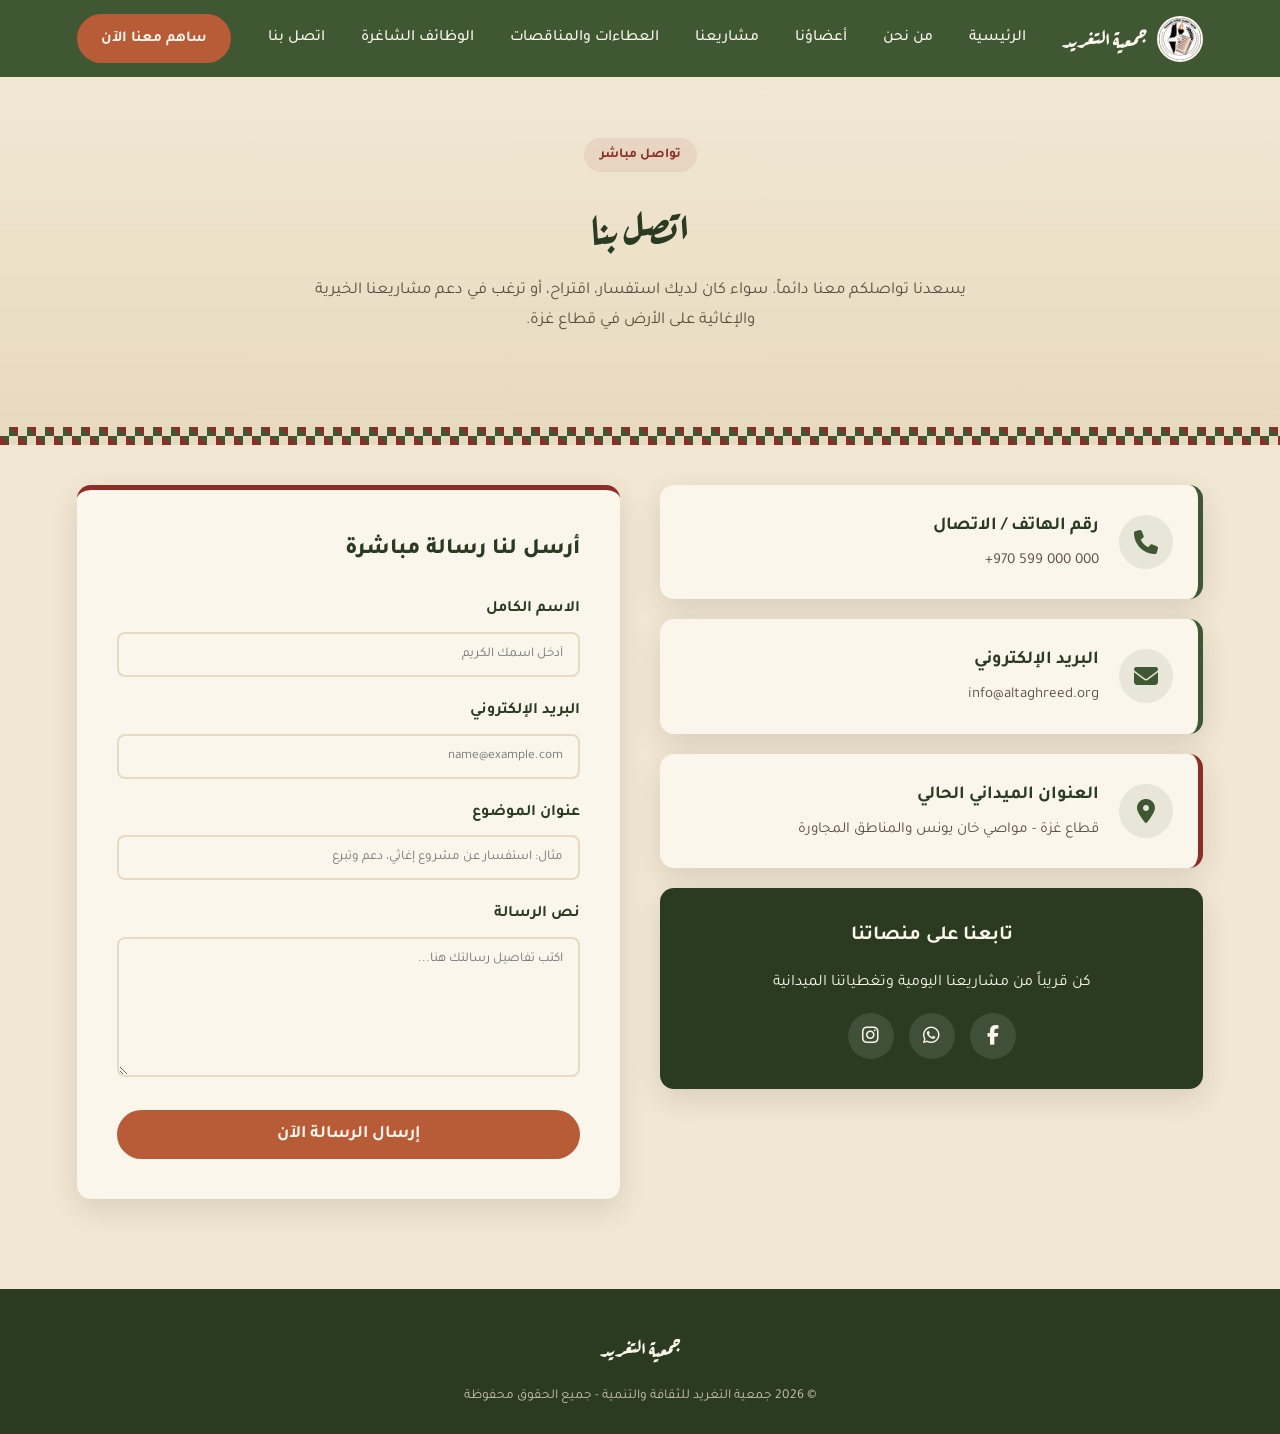
<file: human1R/contact-us.html>
<!DOCTYPE html>
<html lang="ar" dir="rtl">

<head>
    <meta charset="UTF-8">
    <meta name="viewport" content="width=device-width, initial-scale=1.0">
    <title>اتصل بنا - جمعية التغريد للثقافة والتنمية</title>

    <!-- خطوط جوجل المستخدمة في التصميم الأساسي -->
    <link rel="preconnect" href="https://fonts.googleapis.com">
    <link rel="preconnect" href="https://fonts.gstatic.com" crossorigin>
    <link
        href="https://fonts.googleapis.com/css2?family=Aref+Ruqaa:wght@400;700&family=Tajawal:wght@300;400;500;700;800&display=swap"
        rel="stylesheet">

    <!-- Font Awesome للأيقونات -->
    <link rel="stylesheet" href="https://cdnjs.cloudflare.com/ajax/libs/font-awesome/6.5.1/css/all.min.css">

    <!-- ربط ملف الـ CSS الخاص بك -->
    <link rel="stylesheet" href="css/style copy.css">

    <!-- تنسيقات خاصة بصفحة اتصل بنا لضمان الجمالية والتناسق الكامل -->
    <style>
        .contact-page-intro {
            margin-top: 78px;
            background: linear-gradient(to bottom, var(--sand), var(--sand-2));
            text-align: center;
            padding: 60px 6vw 40px;
        }

        .contact-page-container {
            background: var(--sand);
            padding: 40px 6vw 90px;
            max-width: 1300px;
            margin: 0 auto;
        }

        .contact-main-grid {
            display: grid;
            grid-template-columns: repeat(auto-fit, minmax(350px, 1fr));
            gap: 40px;
            align-items: start;
        }

        /* بطاقات معلومات الاتصال الجانبية */
        .contact-info-sidebar {
            display: flex;
            flex-direction: column;
            gap: 20px;
        }

        .info-card {
            background: var(--cream);
            border-radius: var(--radius);
            box-shadow: var(--shadow);
            padding: 25px;
            display: flex;
            align-items: center;
            gap: 20px;
            border-right: 5px solid var(--olive);
            transition: transform 0.3s;
        }

        .info-card:hover {
            transform: translateX(-5px);
        }

        .info-card-icon {
            width: 54px;
            height: 54px;
            border-radius: 50%;
            background: rgba(63, 87, 50, 0.1);
            color: var(--olive);
            display: flex;
            align-items: center;
            justify-content: center;
            font-size: 1.5rem;
            flex-shrink: 0;
        }

        .info-card-detail h3 {
            font-family: var(--font-body);
            font-weight: 700;
            font-size: 1.15rem;
            color: var(--olive-dark);
            margin-bottom: 4px;
        }

        .info-card-detail p {
            font-size: 0.95rem;
            color: var(--ink-soft);
            direction: ltr;
            text-align: right;
        }

        /* شبكات التواصل الاجتماعي داخل الجانب البصري */
        .social-box {
            background: var(--olive-dark);
            color: var(--cream);
            border-radius: var(--radius);
            padding: 30px 25px;
            text-align: center;
            box-shadow: var(--shadow);
        }

        .social-box h3 {
            color: var(--cream);
            font-family: var(--font-body);
            font-weight: 700;
            margin-bottom: 15px;
            font-size: 1.25rem;
        }

        .social-box-links {
            display: flex;
            justify-content: center;
            gap: 15px;
            margin-top: 15px;
        }

        .social-box-links a {
            width: 46px;
            height: 46px;
            border-radius: 50%;
            background: rgba(255, 255, 255, 0.1);
            display: flex;
            align-items: center;
            justify-content: center;
            font-size: 1.2rem;
            transition: background 0.25s, transform 0.25s;
        }

        .social-box-links a:hover {
            background: var(--rust);
            transform: translateY(-3px);
        }

        /* قسم فورم المراسلة */
        .message-form-wrap {
            background: var(--cream);
            padding: 40px;
            border-radius: var(--radius);
            box-shadow: var(--shadow);
            border-top: 5px solid var(--brick);
        }

        .message-form-wrap h3 {
            font-family: var(--font-body);
            font-weight: 800;
            color: var(--olive-dark);
            margin-bottom: 25px;
            font-size: 1.4rem;
        }

        .form-group {
            margin-bottom: 20px;
        }

        .form-group label {
            display: block;
            font-weight: 700;
            margin-bottom: 8px;
            color: var(--olive-dark);
        }

        .form-control {
            width: 100%;
            padding: 12px 15px;
            border: 2px solid var(--sand-2);
            border-radius: 8px;
            font-family: var(--font-body);
            background: var(--cream);
            color: var(--ink);
            outline: none;
            transition: border-color 0.3s;
        }

        .form-control:focus {
            border-color: var(--olive);
        }

        textarea.form-control {
            resize: vertical;
            min-height: 140px;
        }

        .btn-send-message {
            width: 100%;
            background: var(--rust);
            color: var(--cream);
            padding: 14px;
            border-radius: 30px;
            font-weight: 700;
            font-size: 1.1rem;
            border: none;
            cursor: pointer;
            transition: background 0.25s;
        }

        .btn-send-message:hover {
            background: var(--rust-dark);
        }
    </style>
</head>

<body>

    <!-- ============ الهيدر ============ -->
    <header class="site-header" id="siteHeader">
        <div class="nav-container">
            <div class="logo">
                <img src="images/logo.jpg" alt="شعار الجمعية" class="logo-img">
                <span class="logo-text">جمعية التغريد</span>
            </div>

            <ul class="nav-links" id="navLinks">
                <li><a href="in1.html#home">الرئيسية</a></li>
                <li><a href="About_Us.html">من نحن</a></li>
                <li><a href="in1.html#team">أعضاؤنا</a></li>
                <li><a href="index.html#projects">مشاريعنا</a></li>
                <li><a href="in1.html#tenders">العطاءات والمناقصات</a></li>
                <li><a href="jobs.html">الوظائف الشاغرة</a></li>
                <li><a href="contact-us.html" class="active">اتصل بنا</a></li>
            </ul>

            <div class="header-actions">
                <a href="#contactMain" class="btn-support">ساهم معنا الآن</a>
                <button class="nav-toggle" id="navToggle" aria-label="فتح القائمة">
                    <i class="fa-solid fa-bars"></i>
                </button>
            </div>
        </div>
    </header>

    <!-- ============ مقدمة الصفحة ============ -->
    <section class="contact-page-intro" id="contactIntro">
        <div class="section-head reveal in-view">
            <span class="eyebrow">تواصل مباشر</span>
            <h2>اتصل بنا</h2>
            <p>يسعدنا تواصلكم معنا دائماً. سواء كان لديك استفسار، اقتراح، أو ترغب في دعم مشاريعنا الخيرية والإغاثية على
                الأرض في قطاع غزة.</p>
        </div>
    </section>

    <div class="tatreez-divider"></div>

    <!-- ============ محتوى صفحة الاتصال الرئيسي ============ -->
    <section class="contact-page-container" id="contactMain">
        <div class="contact-main-grid">

            <!-- العمود الأول: معلومات التواصل والشبكات الاجتماعية -->
            <div class="contact-info-sidebar reveal in-view">

                <!-- بطاقة الهاتف -->
                <div class="info-card">
                    <div class="info-card-icon"><i class="fa-solid fa-phone"></i></div>
                    <div class="info-card-detail">
                        <h3>رقم الهاتف / الاتصال</h3>
                        <p>+970 599 000 000</p>
                    </div>
                </div>

                <!-- بطاقة البريد الإلكتروني -->
                <div class="info-card">
                    <div class="info-card-icon"><i class="fa-solid fa-envelope"></i></div>
                    <div class="info-card-detail">
                        <h3>البريد الإلكتروني</h3>
                        <p style="direction: ltr;">info@altaghreed.org</p>
                    </div>
                </div>

                <!-- بطاقة العنوان -->
                <div class="info-card" style="border-right-color: var(--brick);">
                    <div class="info-card-icon"><i class="fa-solid fa-location-dot"></i></div>
                    <div class="info-card-detail">
                        <h3>العنوان الميداني الحالي</h3>
                        <p style="direction: rtl;">قطاع غزة - مواصي خان يونس والمناطق المجاورة</p>
                    </div>
                </div>

                <!-- صندوق شبكات التواصل الاجتماعي -->
                <div class="social-box">
                    <h3>تابعنا على منصاتنا</h3>
                    <p>كن قريباً من مشاريعنا اليومية وتغطياتنا الميدانية</p>
                    <div class="social-box-links">
                        <a href="#" aria-label="فيسبوك"><i class="fa-brands fa-facebook-f"></i></a>
                        <a href="#" aria-label="واتساب"><i class="fa-brands fa-whatsapp"></i></a>
                        <a href="#" aria-label="إنستغرام"><i class="fa-brands fa-instagram"></i></a>
                    </div>
                </div>

            </div>

            <!-- العمود الثاني: نموذج إرسال الرسائل واجهة المراسلة -->
            <div class="message-form-wrap reveal in-view">
                <h3>أرسل لنا رسالة مباشرة</h3>
                <form action="#" method="POST">
                    <div class="form-group">
                        <label for="senderName">الاسم الكامل</label>
                        <input type="text" id="senderName" class="form-control" placeholder="أدخل اسمك الكريم" required>
                    </div>

                    <div class="form-group">
                        <label for="senderEmail">البريد الإلكتروني</label>
                        <input type="email" id="senderEmail" class="form-control" placeholder="name@example.com"
                            required>
                    </div>

                    <div class="form-group">
                        <label for="msgSubject">عنوان الموضوع</label>
                        <input type="text" id="msgSubject" class="form-control"
                            placeholder="مثال: استفسار عن مشروع إغاثي، دعم وتبرع" required>
                    </div>

                    <div class="form-group">
                        <label for="messageBody">نص الرسالة</label>
                        <textarea id="messageBody" class="form-control" placeholder="اكتب تفاصيل رسالتك هنا..."
                            required></textarea>
                    </div>

                    <button type="submit" class="btn-send-message">إرسال الرسالة الآن</button>
                </form>
            </div>

        </div>
    </section>

    <!-- ============ الفوتر ============ -->
    <footer>
        <span class="logo-text">جمعية التغريد</span>
        <p>© 2026 جمعية التغريد للثقافة والتنمية - جميع الحقوق محفوظة</p>
    </footer>

    <!-- جافا سكريبت لتفعيل قائمة الجوال المتجاوبة -->
    <script>
        const navToggle = document.getElementById('navToggle');
        const navLinks = document.getElementById('navLinks');
        if (navToggle) {
            navToggle.addEventListener('click', () => {
                navLinks.classList.toggle('open');
            });
        }
    </script>
</body>

</html>
</file>
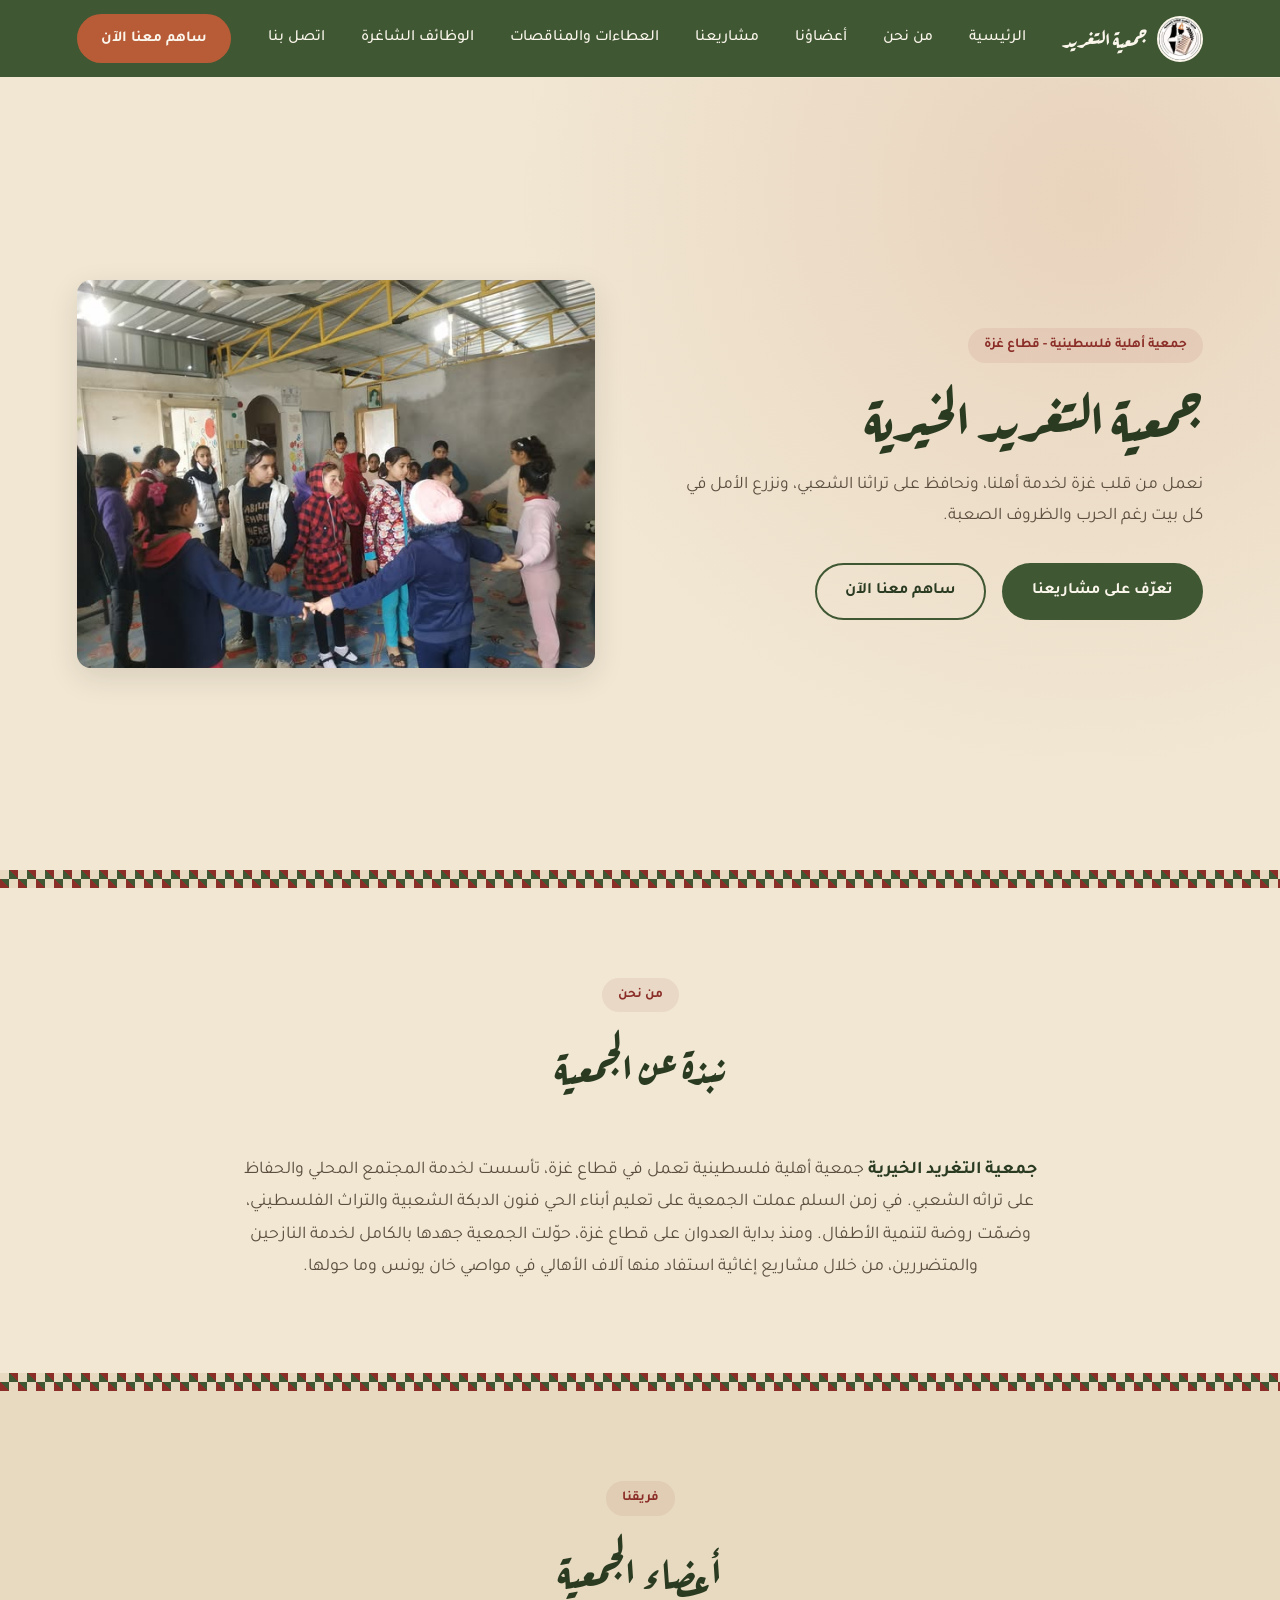
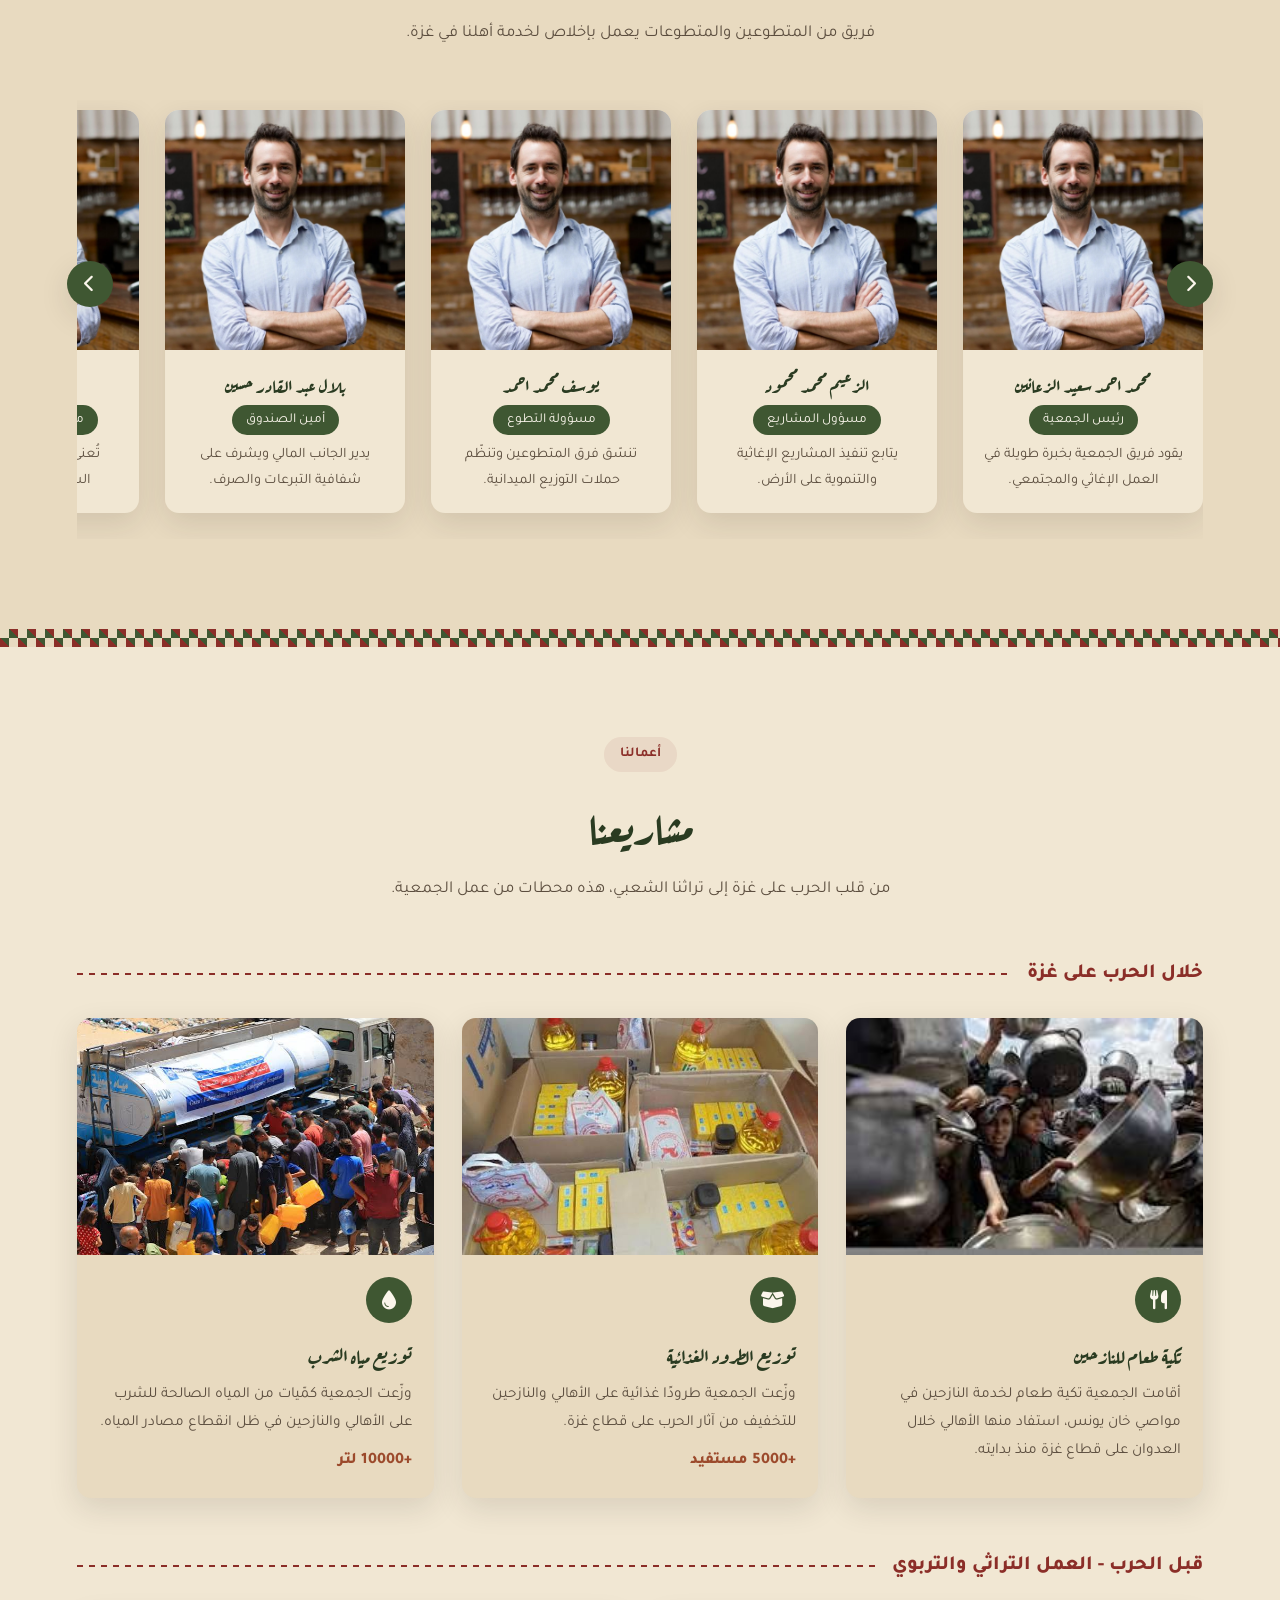
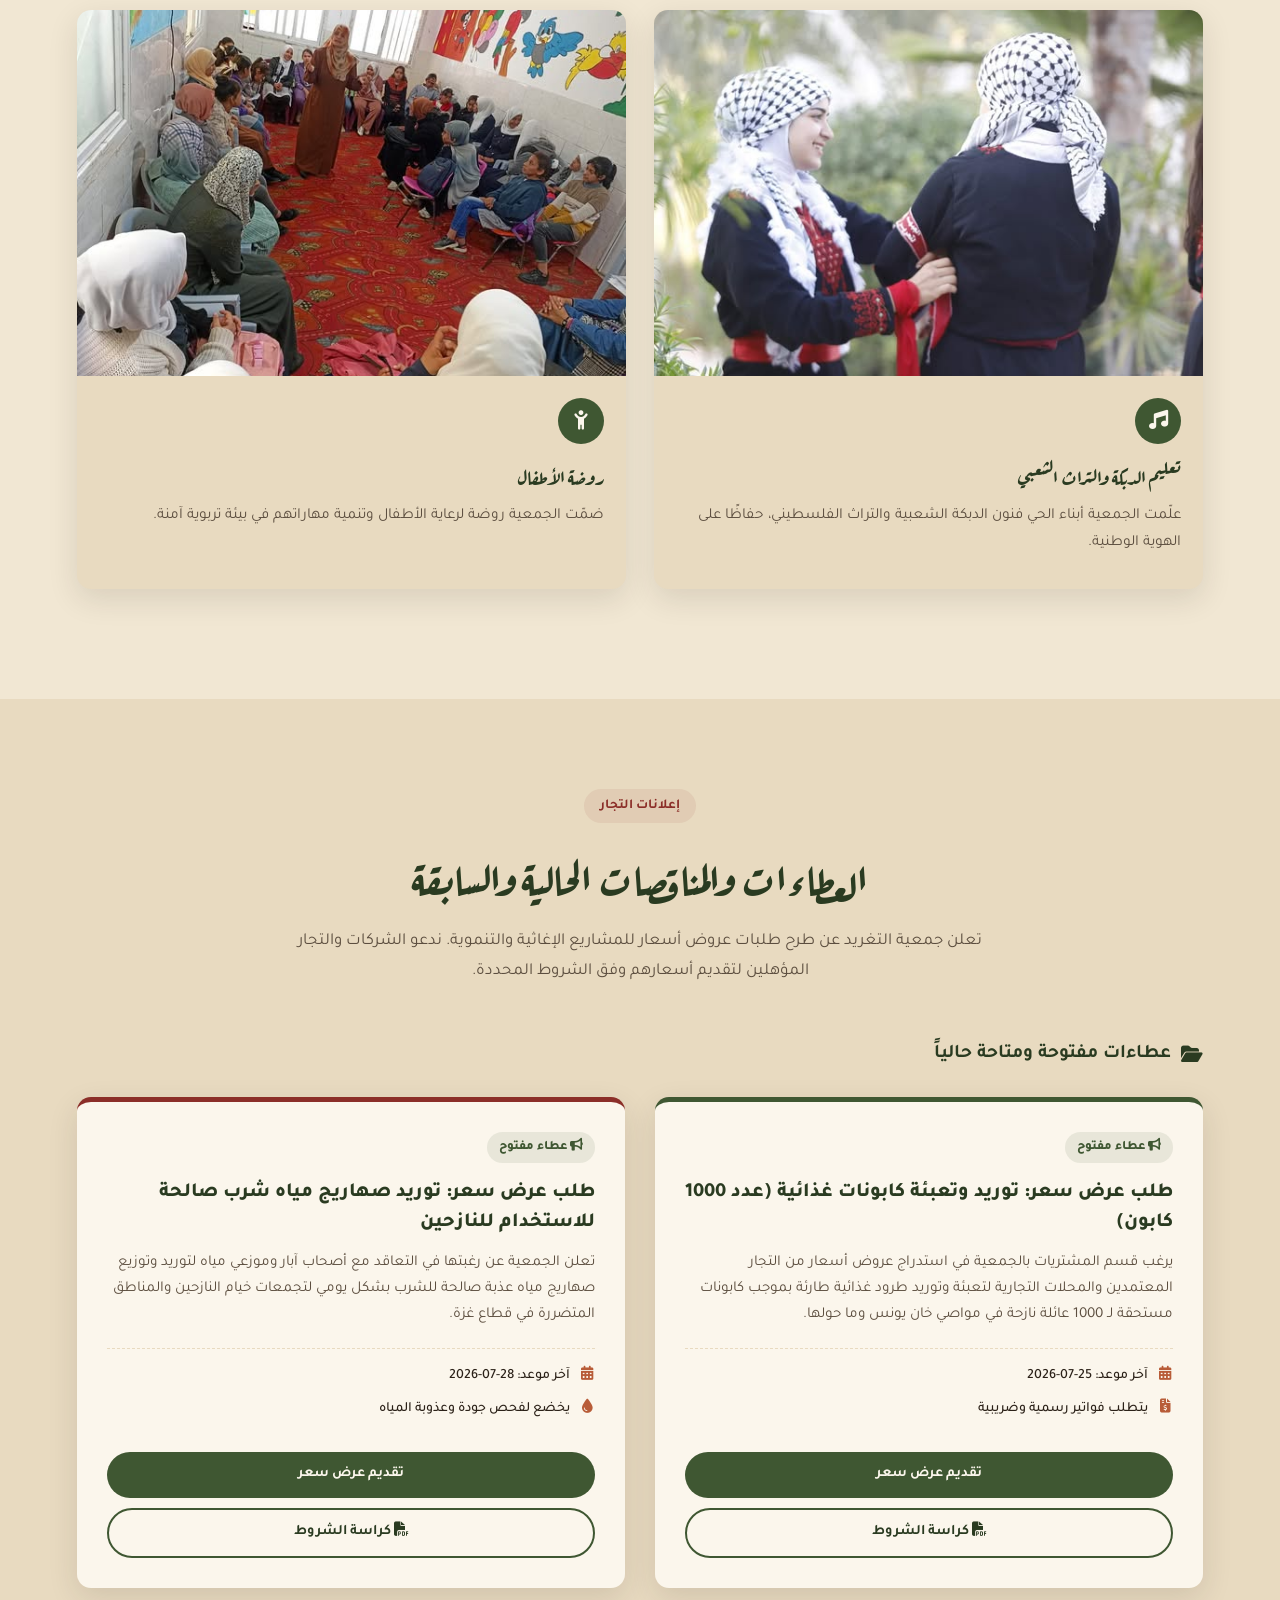
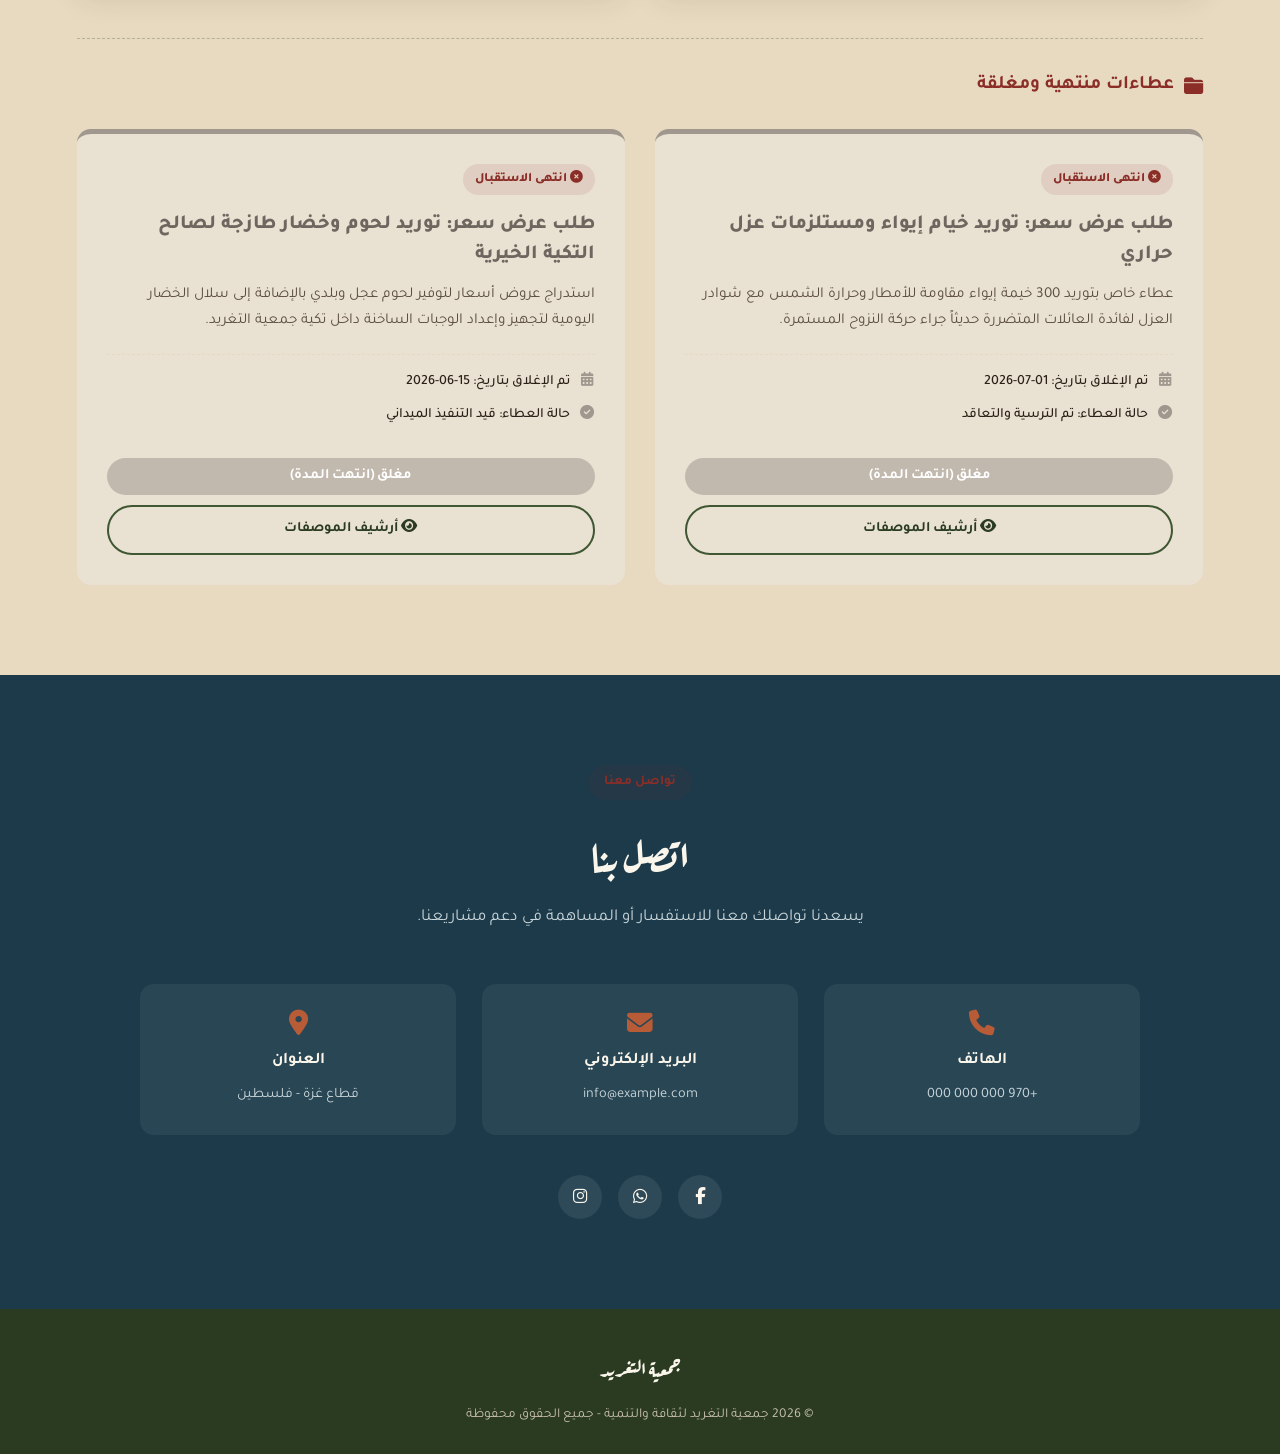
<file: human1R/in1.html>
<!DOCTYPE html>
<html lang="ar" dir="rtl">

<head>
    <meta charset="UTF-8">
    <meta name="viewport" content="width=device-width, initial-scale=1.0">
    <title>جمعية التغريد الخيرية</title>

    <!-- خطوط جوجل: خط عرضي مميز للعناوين + خط واضح للنصوص -->
    <link rel="preconnect" href="https://fonts.googleapis.com">
    <link rel="preconnect" href="https://fonts.gstatic.com" crossorigin>
    <link
        href="https://fonts.googleapis.com/css2?family=Aref+Ruqaa:wght@400;700&family=Tajawal:wght@300;400;500;700;800&display=swap"
        rel="stylesheet">

    <!-- Font Awesome للأيقونات -->
    <link rel="stylesheet" href="https://cdnjs.cloudflare.com/ajax/libs/font-awesome/6.5.1/css/all.min.css">
    <link rel="stylesheet" href="css/style copy.css">
</head>

<body>

    <!-- ============ الهيدر ============ -->
    <header class="site-header" id="siteHeader">
        <div class="nav-container">
            <div class="logo">
                <!-- شعار الجمعية -->
                <img src="images/logo.jpg" alt="شعار الجمعية" class="logo-img">
                <span class="logo-text">جمعية التغريد</span>
            </div>

            <ul class="nav-links" id="navLinks">
                <li><a href="in1.html">الرئيسية</a></li>
                <li><a href="About_Us.html">من نحن</a></li>
                <li><a href="#team">أعضاؤنا</a></li>
                <li><a href="pro.html">مشاريعنا</a></li>
                <li><a href="in1.html#tenders">العطاءات والمناقصات</a></li>
                <li><a href="jobs.html">الوظائف الشاغرة</a></li>
                <li><a href="contact-us.html">اتصل بنا</a></li>
            </ul>

            <div class="header-actions">
                <a href="#contact" class="btn-support">ساهم معنا الآن</a>
                <button class="nav-toggle" id="navToggle" aria-label="فتح القائمة">
                    <i class="fa-solid fa-bars"></i>
                </button>
            </div>
        </div>
    </header>

    <!-- ============ الصفحة الرئيسية Hero ============ -->
    <section class="hero" id="home">
        <div class="hero-text reveal">
            <span class="eyebrow">جمعية أهلية فلسطينية - قطاع غزة</span>
            <h1>جمعية التغريد الخيرية</h1>
            <p>نعمل من قلب غزة لخدمة أهلنا، ونحافظ على تراثنا الشعبي، ونزرع الأمل في كل بيت رغم الحرب والظروف الصعبة.
            </p>
            <div class="hero-buttons">
                <a href="#projects" class="btn-primary">تعرّف على مشاريعنا</a>
                <a href="#contact" class="btn-outline">ساهم معنا الآن</a>
            </div>
        </div>
        <div class="hero-media reveal">
            <!-- الصورة الرئيسية للجمعية - المقاس المفضل: 1200×900 بكسل -->
            <img src="images/انشطة.jpg" alt="من أعمال الجمعية">
        </div>
    </section>

    <div class="tatreez-divider"></div>

    <!-- ============ نبذة عن الجمعية ============ -->
    <section class="about" id="about">
        <div class="section-head reveal">
            <span class="eyebrow">من نحن</span>
            <h2>نبذة عن الجمعية</h2>
        </div>
        <div class="about-box reveal">
            <p>
                <strong>جمعية التغريد الخيرية</strong> جمعية أهلية فلسطينية تعمل في قطاع غزة، تأسست لخدمة المجتمع
                المحلي والحفاظ على تراثه الشعبي.
                في زمن السلم عملت الجمعية على تعليم أبناء الحي فنون الدبكة الشعبية والتراث الفلسطيني، وضمّت روضة لتنمية
                الأطفال.
                ومنذ بداية العدوان على قطاع غزة، حوّلت الجمعية جهدها بالكامل لخدمة النازحين والمتضررين، من خلال مشاريع
                إغاثية استفاد منها آلاف الأهالي في مواصي خان يونس وما حولها.
            </p>
        </div>
    </section>

    <div class="tatreez-divider"></div>

    <!-- ============ أعضاء الجمعية ============ -->
    <section class="team" id="team">
        <div class="section-head reveal">
            <span class="eyebrow">فريقنا</span>
            <h2>أعضاء الجمعية</h2>
            <p>فريق من المتطوعين والمتطوعات يعمل بإخلاص لخدمة أهلنا في غزة.</p>
        </div>

        <div class="carousel-wrap reveal">
            <button class="carousel-arrow prev" id="prevBtn" aria-label="السابق"><i
                    class="fa-solid fa-chevron-right"></i></button>
            <div class="carousel-track" id="carouselTrack">

                <div class="team-card">
                    
                    <img src="images/IMG_٢٠٢٦٠٦١٣_٢٠٥٠٤٩.jpg" alt="اسم العضو الأول" class="team-photo">
                    <div class="team-info">
                        <h3> محمد احمد سعيد الزعانين</h3>
                        <span>رئيس الجمعية</span>
                        <p>يقود فريق الجمعية بخبرة طويلة في العمل الإغاثي والمجتمعي.</p>
                    </div>
                </div>

                <div class="team-card">
                    <img src="images/IMG_٢٠٢٦٠٦١٣_٢٠٥٠٤٩.jpg" alt="اسم العضو الثاني" class="team-photo">
                    <div class="team-info">
                        <h3> الزعيم محمد محمود</h3>
                        <span>مسؤول المشاريع</span>
                        <p>يتابع تنفيذ المشاريع الإغاثية والتنموية على الأرض.</p>
                    </div>
                </div>

                <div class="team-card">
                    <img src="images/IMG_٢٠٢٦٠٦١٣_٢٠٥٠٤٩.jpg" alt="اسم العضو الثالث" class="team-photo">
                    <div class="team-info">
                        <h3> يوسف محمد احمد</h3>
                        <span>مسؤولة التطوع</span>
                        <p>تنسّق فرق المتطوعين وتنظّم حملات التوزيع الميدانية.</p>
                    </div>
                </div>

                <div class="team-card">
                    <img src="images/IMG_٢٠٢٦٠٦١٣_٢٠٥٠٤٩.jpg" alt="اسم العضو الرابع" class="team-photo">
                    <div class="team-info">
                        <h3> بلال عبد القادر حسين</h3>
                        <span>أمين الصندوق</span>
                        <p>يدير الجانب المالي ويشرف على شفافية التبرعات والصرف.</p>
                    </div>
                </div>

                <div class="team-card">
                    <img src="images/IMG_٢٠٢٦٠٦١٣_٢٠٥٠٤٩.jpg" alt="اسم العضو الخامس" class="team-photo">
                    <div class="team-info">
                        <h3> ابو محمود قصى احمد </h3>
                        <span>مسؤولة التراث والفنون</span>
                        <p>تُعنى بأنشطة الدبكة والتراث الشعبي وبرامج الأطفال.</p>
                    </div>
                </div>

            </div>
            <button class="carousel-arrow next" id="nextBtn" aria-label="التالي"><i
                    class="fa-solid fa-chevron-left"></i></button>
        </div>
    </section>

    <div class="tatreez-divider"></div>

    <!-- ============ المشاريع ============ -->
    <section class="projects" id="projects">
        <div class="section-head reveal">
            <span class="eyebrow">أعمالنا</span>
            <h2>مشاريعنا</h2>
            <p>من قلب الحرب على غزة إلى تراثنا الشعبي، هذه محطات من عمل الجمعية.</p>
        </div>

        <!-- مشاريع خلال الحرب -->
        <div class="projects-group-title reveal">
            <h3>خلال الحرب على غزة</h3>
        </div>
        <div class="projects-grid">

            <div class="project-card reveal">
                <img src="images/تكية.jpg" alt="تكية الطعام في مواصي خان يونس" class="project-photo">
                <div class="project-body">
                    <div class="project-icon"><i class="fa-solid fa-utensils"></i></div>
                    <h4>تكية طعام للنازحين</h4>
                    <p>أقامت الجمعية تكية طعام لخدمة النازحين في مواصي خان يونس، استفاد منها الأهالي خلال العدوان على
                        قطاع غزة منذ بدايته.</p>
                </div>
            </div>

            <div class="project-card reveal">
                <img src="images/eee.jpg" alt="توزيع الطرود الغذائية" class="project-photo">
                <div class="project-body">
                    <div class="project-icon"><i class="fa-solid fa-box-open"></i></div>
                    <h4>توزيع الطرود الغذائية</h4>
                    <p>وزّعت الجمعية طرودًا غذائية على الأهالي والنازحين للتخفيف من آثار الحرب على قطاع غزة.</p>
                    <span class="project-stat">+5000 مستفيد</span>
                </div>
            </div>

            <div class="project-card reveal">
                <img src="images/ميا.jpg" alt="توزيع مياه الشرب" class="project-photo">
                <div class="project-body">
                    <div class="project-icon"><i class="fa-solid fa-droplet"></i></div>
                    <h4>توزيع مياه الشرب</h4>
                    <p>وزّعت الجمعية كمّيات من المياه الصالحة للشرب على الأهالي والنازحين في ظل انقطاع مصادر المياه.</p>
                    <span class="project-stat">+10000 لتر</span>
                </div>
            </div>

        </div>

        <!-- مشاريع قبل الحرب -->
        <div class="projects-group-title reveal">
            <h3>قبل الحرب - العمل التراثي والتربوي</h3>
        </div>
        <div class="projects-grid">

            <div class="project-card reveal">
                <img src="images/دبكة.jpg" alt="تعليم فنون الدبكة والتراث الشعبي" class="project-photo">
                <div class="project-body">
                    <div class="project-icon"><i class="fa-solid fa-music"></i></div>
                    <h4>تعليم الدبكة والتراث الشعبي</h4>
                    <p>علّمت الجمعية أبناء الحي فنون الدبكة الشعبية والتراث الفلسطيني، حفاظًا على الهوية الوطنية.</p>
                </div>
            </div>

            <div class="project-card reveal">
                <img src="images/المرا.jpg" alt="روضة الأطفال" class="project-photo">
                <div class="project-body">
                    <div class="project-icon"><i class="fa-solid fa-child-reaching"></i></div>
                    <h4>روضة الأطفال</h4>
                    <p>ضمّت الجمعية روضة لرعاية الأطفال وتنمية مهاراتهم في بيئة تربوية آمنة.</p>
                </div>
            </div>

        </div>
    </section>

    <!-- ============ قسم العطاءات والمناقصات ============ -->

    <section class="tenders-section" id="tenders">
        <div class="section-head reveal">
            <span class="eyebrow">إعلانات التجار</span>
            <h2>العطاءات والمناقصات الحالية والسابقة</h2>
            <p>تعلن جمعية التغريد عن طرح طلبات عروض أسعار للمشاريع الإغاثية والتنموية. ندعو الشركات والتجار المؤهلين
                لتقديم أسعارهم وفق الشروط المحددة.</p>
        </div>

        <!-- شبكة العطاءات المفتوحة والحالية -->
        <h3 class="tenders-sub-title"><i class="fa-solid fa-folder-open"></i> عطاءات مفتوحة ومتاحة حالياً</h3>
        <div class="tenders-grid">

            <!-- العطاء الأول: كابونات التوزيع -->
            <div class="tender-card">
                <div class="tender-body">
                    <span class="tender-status status-open">
                        <i class="fa-solid fa-bullhorn"></i> عطاء مفتوح
                    </span>
                    <h3>طلب عرض سعر: توريد وتعبئة كابونات غذائية (عدد 1000 كابون)</h3>
                    <p>يرغب قسم المشتريات بالجمعية في استدراج عروض أسعار من التجار المعتمدين والمحلات التجارية لتعبئة
                        وتوريد طرود غذائية طارئة بموجب كابونات مستحقة لـ 1000 عائلة نازحة في مواصي خان يونس وما حولها.
                    </p>

                    <ul class="tender-meta-list">
                        <li><i class="fa-solid fa-calendar-days"></i> آخر موعد: 25-07-2026</li>
                        <li><i class="fa-solid fa-file-invoice-dollar"></i> يتطلب فواتير رسمية وضريبية</li>
                    </ul>
                </div>
                <div class="tender-actions">
                    <a href="contact-us.html?subject=عطاء_1000_كابون" class="btn-primary tender-btn">تقديم عرض سعر</a>
                    <a href="#" class="btn-outline tender-btn"><i class="fa-solid fa-file-pdf"></i> كراسة الشروط</a>
                </div>
            </div>

            <!-- العطاء الثاني: صهاريج المياه -->
            <div class="tender-card tender-highlight">
                <div class="tender-body">
                    <span class="tender-status status-open">
                        <i class="fa-solid fa-bullhorn"></i> عطاء مفتوح
                    </span>
                    <h3>طلب عرض سعر: توريد صهاريج مياه شرب صالحة للاستخدام للنازحين</h3>
                    <p>تعلن الجمعية عن رغبتها في التعاقد مع أصحاب آبار وموزعي مياه لتوريد وتوزيع صهاريج مياه عذبة صالحة
                        للشرب بشكل يومي لتجمعات خيام النازحين والمناطق المتضررة في قطاع غزة.</p>

                    <ul class="tender-meta-list">
                        <li><i class="fa-solid fa-calendar-days"></i> آخر موعد: 28-07-2026</li>
                        <li><i class="fa-solid fa-droplet"></i> يخضع لفحص جودة وعذوبة المياه</li>
                    </ul>
                </div>
                <div class="tender-actions">
                    <a href="contact-us.html?subject=عطاء_صهاريج_المياه" class="btn-primary tender-btn">تقديم عرض
                        سعر</a>
                    <a href="#" class="btn-outline tender-btn"><i class="fa-solid fa-file-pdf"></i> كراسة الشروط</a>
                </div>
            </div>

        </div>

        <!-- خط فاصل بين الحالي والمنتهي -->
        <div style="margin: 50px 0 30px; border-top: 1px dashed var(--olive); opacity: 0.3;"></div>

        <!-- شبكة العطاءات المنتهية والمغلقة -->
        <h3 class="tenders-sub-title color-expired"><i class="fa-solid fa-folder-closed"></i> عطاءات منتهية ومغلقة</h3>
        <div class="tenders-grid">

            <!-- عطاء منتهي 1: خيام إيواء -->
            <div class="tender-card tender-expired">
                <div class="tender-body">
                    <span class="tender-status status-closed">
                        <i class="fa-solid fa-circle-xmark"></i> انتهى الاستقبال
                    </span>
                    <h3>طلب عرض سعر: توريد خيام إيواء ومستلزمات عزل حراري</h3>
                    <p>عطاء خاص بتوريد 300 خيمة إيواء مقاومة للأمطار وحرارة الشمس مع شوادر العزل لفائدة العائلات
                        المتضررة حديثاً جراء حركة النزوح المستمرة.</p>

                    <ul class="tender-meta-list">
                        <li><i class="fa-solid fa-calendar-days"></i> تم الإغلاق بتاريخ: 01-07-2026</li>
                        <li><i class="fa-solid fa-circle-check"></i> حالة العطاء: تم الترسية والتعاقد</li>
                    </ul>
                </div>
                <div class="tender-actions">
                    <button class="btn-expired-status" disabled>مغلق (انتهت المدة)</button>
                    <a href="#" class="btn-outline tender-btn"><i class="fa-solid fa-eye"></i> أرشيف الموصفات</a>
                </div>
            </div>

            <!-- عطاء منتهي 2: وجبات مطبوخة -->
            <div class="tender-card tender-expired">
                <div class="tender-body">
                    <span class="tender-status status-closed">
                        <i class="fa-solid fa-circle-xmark"></i> انتهى الاستقبال
                    </span>
                    <h3>طلب عرض سعر: توريد لحوم وخضار طازجة لصالح التكية الخيرية</h3>
                    <p>استدراج عروض أسعار لتوفير لحوم عجل وبلدي بالإضافة إلى سلال الخضار اليومية لتجهيز وإعداد الوجبات
                        الساخنة داخل تكية جمعية التغريد.</p>

                    <ul class="tender-meta-list">
                        <li><i class="fa-solid fa-calendar-days"></i> تم الإغلاق بتاريخ: 15-06-2026</li>
                        <li><i class="fa-solid fa-circle-check"></i> حالة العطاء: قيد التنفيذ الميداني</li>
                    </ul>
                </div>
                <div class="tender-actions">
                    <button class="btn-expired-status" disabled>مغلق (انتهت المدة)</button>
                    <a href="#" class="btn-outline tender-btn"><i class="fa-solid fa-eye"></i> أرشيف الموصفات</a>
                </div>
            </div>

        </div>
    </section>

    <!-- ============ اتصل بنا ============ -->
    <section class="contact" id="contact">
        <div class="section-head reveal">
            <span class="eyebrow">تواصل معنا</span>
            <h2>اتصل بنا</h2>
            <p>يسعدنا تواصلك معنا للاستفسار أو المساهمة في دعم مشاريعنا.</p>
        </div>

        <div class="contact-grid reveal">
            <div class="contact-item">
                <i class="fa-solid fa-phone"></i>
                <h4>الهاتف</h4>
                <p>+970 000 000 000</p>
            </div>
            <div class="contact-item">
                <i class="fa-solid fa-envelope"></i>
                <h4>البريد الإلكتروني</h4>
                <p>info@example.com</p>
            </div>
            <div class="contact-item">
                <i class="fa-solid fa-location-dot"></i>
                <h4>العنوان</h4>
                <p>قطاع غزة - فلسطين</p>
            </div>
        </div>

        <div class="social-row reveal">
            <a href="#" aria-label="فيسبوك"><i class="fa-brands fa-facebook-f"></i></a>
            <a href="#" aria-label="واتساب"><i class="fa-brands fa-whatsapp"></i></a>
            <a href="#" aria-label="إنستغرام"><i class="fa-brands fa-instagram"></i></a>
        </div>
    </section>

    <!-- ============ الفوتر ============ -->
    <footer>
        <span class="logo-text">جمعية التغريد</span>
        <p>© 2026 جمعية التغريد لثقافة والتنمية - جميع الحقوق محفوظة</p>
    </footer>

    <!-- زر السكرول لأعلى -->
    <button id="scrollTopBtn" aria-label="العودة للأعلى">
        <i class="fa-solid fa-arrow-up"></i>
    </button>

    <script src="js/script.js"></script>


</body>

</html>
</file>
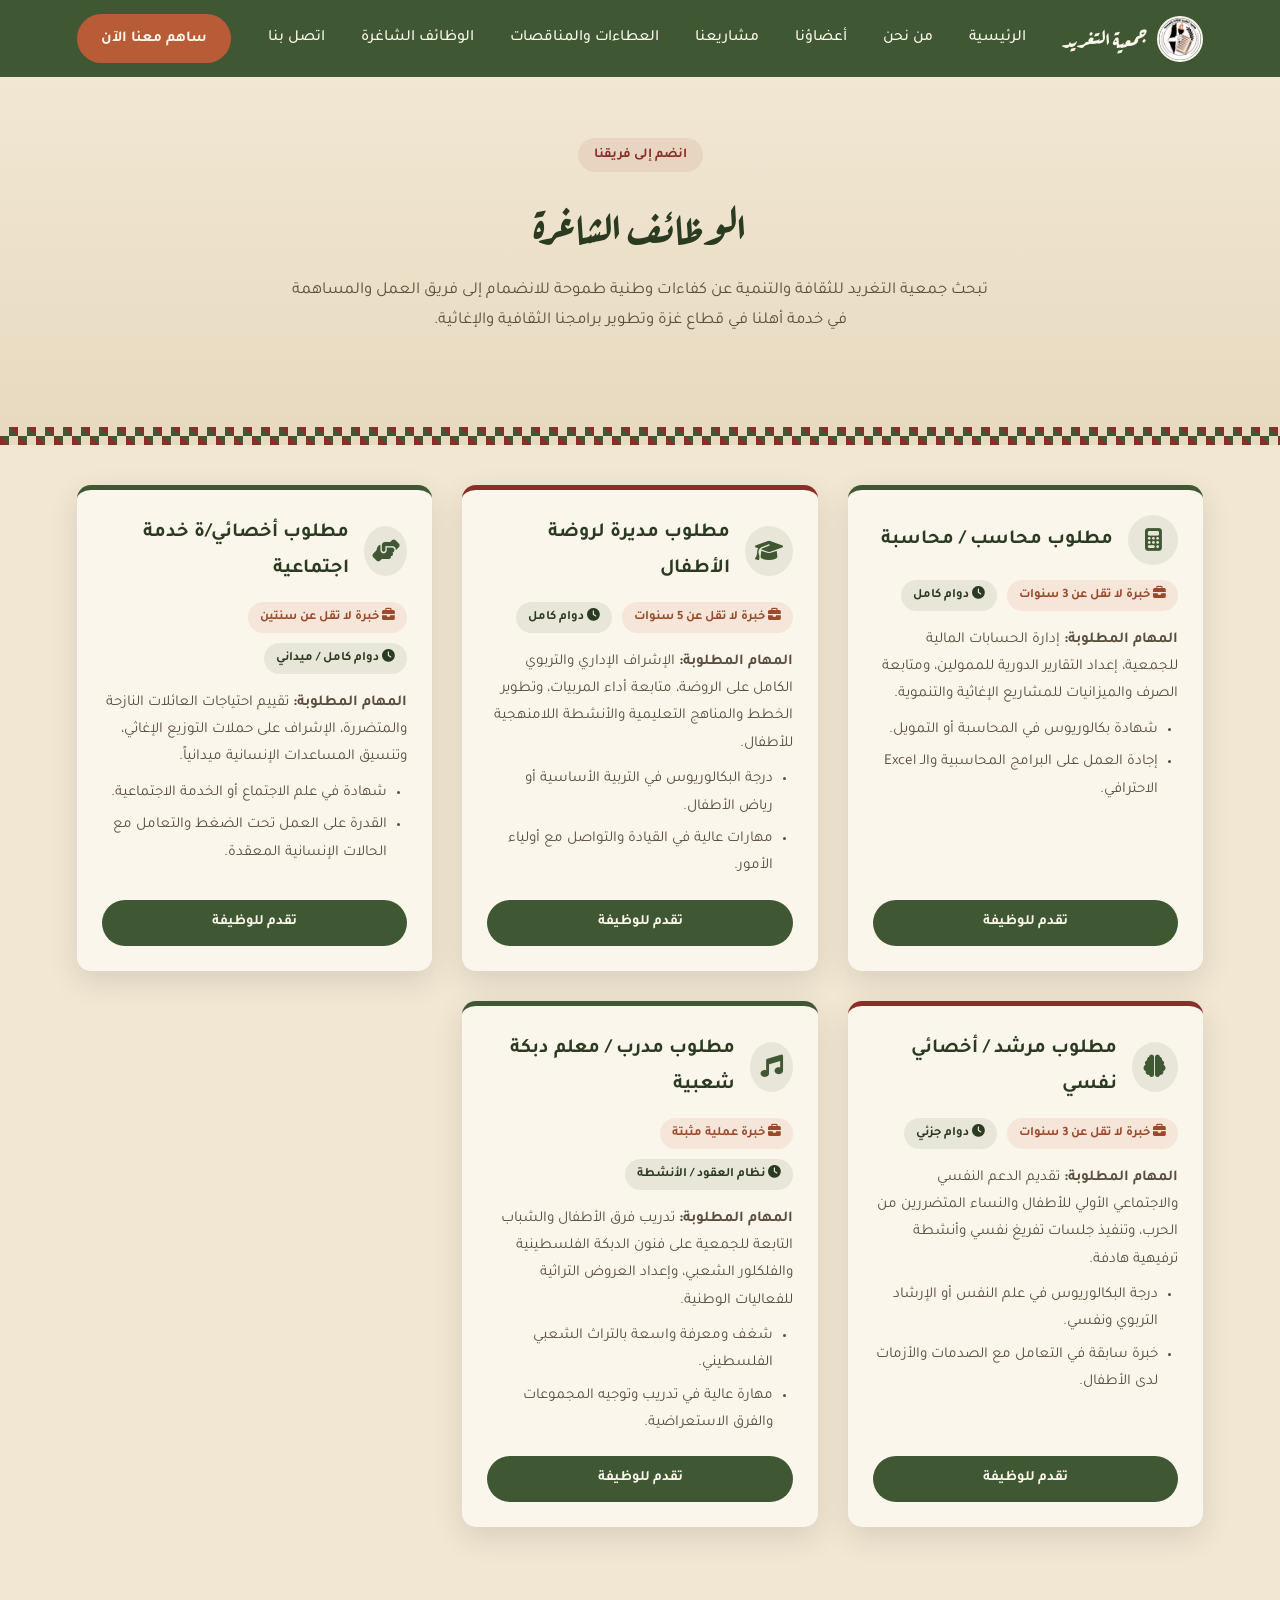
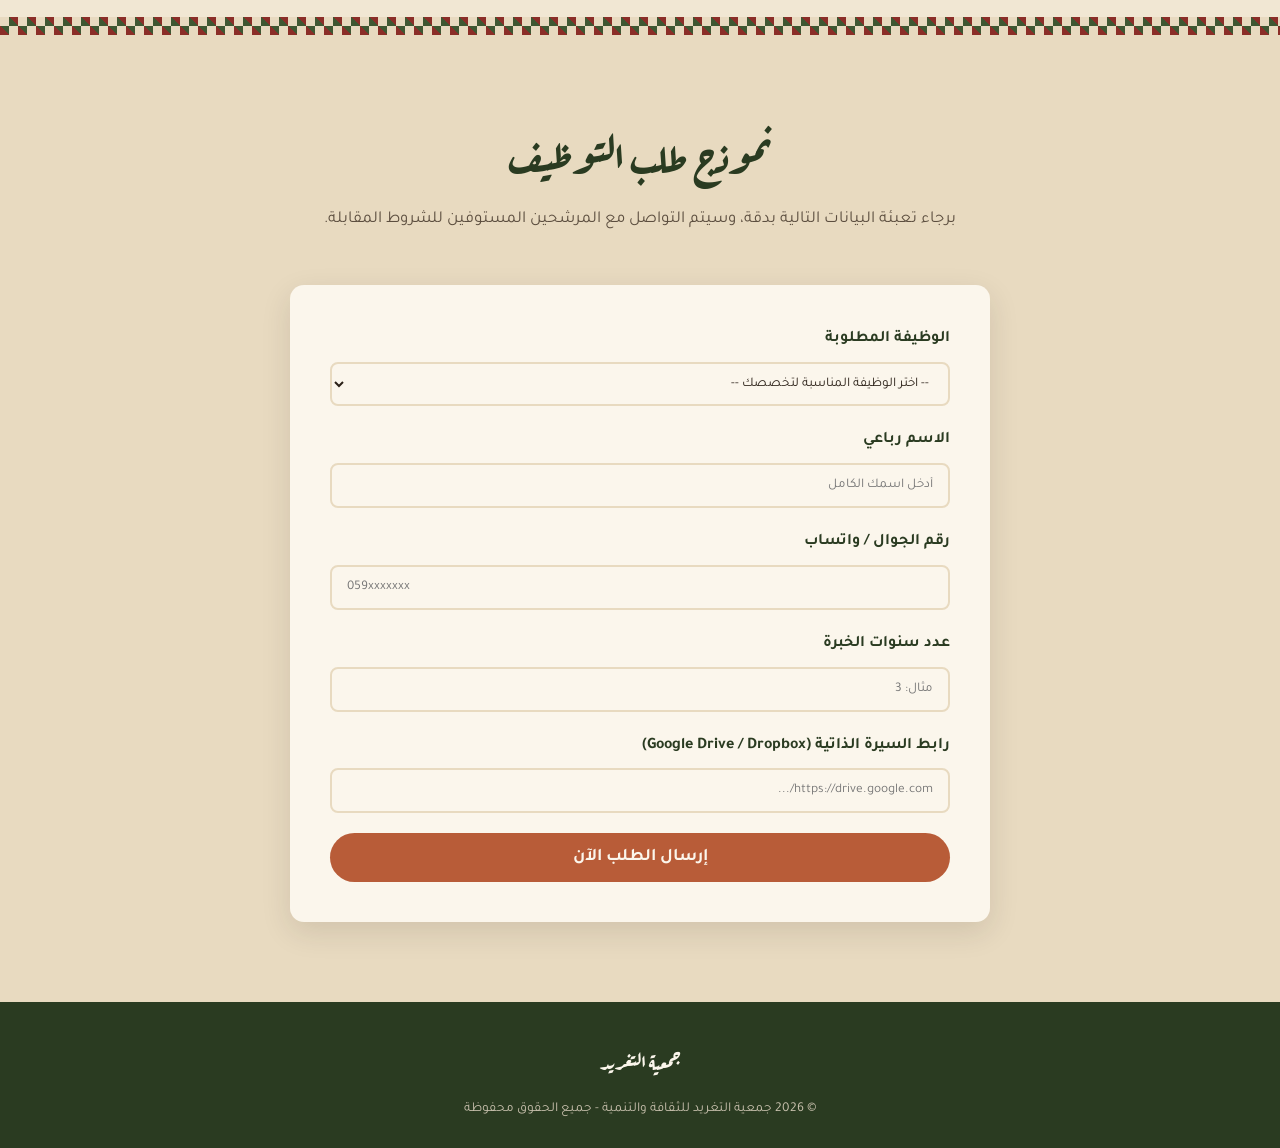
<file: human1R/jobs.html>
<!DOCTYPE html>
<html lang="ar" dir="rtl">

<head>
    <meta charset="UTF-8">
    <meta name="viewport" content="width=device-width, initial-scale=1.0">
    <title>الوظائف الشاغرة - جمعية التغريد للثقافة والتنمية</title>

    <!-- خطوط جوجل المستخدمة في التصميم الأساسي -->
    <link rel="preconnect" href="https://fonts.googleapis.com">
    <link rel="preconnect" href="https://fonts.gstatic.com" crossorigin>
    <link
        href="https://fonts.googleapis.com/css2?family=Aref+Ruqaa:wght@400;700&family=Tajawal:wght@300;400;500;700;800&display=swap"
        rel="stylesheet">

    <!-- Font Awesome للأيقونات -->
    <link rel="stylesheet" href="https://cdnjs.cloudflare.com/ajax/libs/font-awesome/6.5.1/css/all.min.css">

    <!-- ربط ملف الـ CSS الخاص بك -->
    <link rel="stylesheet" href="css/style copy.css">

    <!-- استايل إضافي متناسق وخاص بصفحة الوظائف فقط لتجنب تعديل الملف الأساسي -->
    <style>
        .vacancies-intro {
            margin-top: 78px;
            background: linear-gradient(to bottom, var(--sand), var(--sand-2));
            text-align: center;
            padding: 60px 6vw 40px;
        }

        .jobs-container {
            background: var(--sand);
            padding: 40px 6vw 90px;
        }

        .jobs-grid {
            display: grid;
            grid-template-columns: repeat(auto-fit, minmax(320px, 1fr));
            gap: 30px;
            max-width: 1300px;
            margin: 0 auto;
        }

        .job-card {
            background: var(--cream);
            border-radius: var(--radius);
            box-shadow: var(--shadow);
            border-top: 5px solid var(--olive);
            padding: 25px;
            display: flex;
            flex-direction: column;
            justify-content: space-between;
            transition: transform 0.3s ease;
        }

        .job-card:hover {
            transform: translateY(-5px);
        }

        .job-header {
            display: flex;
            align-items: center;
            gap: 15px;
            margin-bottom: 15px;
        }

        .job-icon {
            width: 50px;
            height: 50px;
            border-radius: 50%;
            background: rgba(63, 87, 50, 0.1);
            color: var(--olive);
            display: flex;
            align-items: center;
            justify-content: center;
            font-size: 1.4rem;
        }

        .job-title h3 {
            font-family: var(--font-body);
            font-weight: 700;
            font-size: 1.25rem;
            color: var(--olive-dark);
        }

        .job-meta {
            display: flex;
            gap: 10px;
            flex-wrap: wrap;
            margin-bottom: 15px;
        }

        .meta-tag {
            font-size: 0.8rem;
            padding: 4px 12px;
            border-radius: 20px;
            font-weight: bold;
        }

        .tag-exp {
            background: rgba(184, 92, 56, 0.1);
            color: var(--rust-dark);
        }

        .tag-type {
            background: rgba(63, 87, 50, 0.1);
            color: var(--olive-dark);
        }

        .job-details {
            font-size: 0.95rem;
            color: var(--ink-soft);
            margin-bottom: 20px;
        }

        .job-details ul {
            list-style: disc;
            margin-right: 20px;
            margin-top: 8px;
        }

        .job-details li {
            margin-bottom: 5px;
        }

        .btn-apply-job {
            display: inline-block;
            text-align: center;
            background: var(--olive);
            color: var(--cream);
            padding: 10px 20px;
            border-radius: 30px;
            font-weight: 700;
            font-size: 0.9rem;
            transition: background 0.25s;
        }

        .btn-apply-job:hover {
            background: var(--rust);
        }

        /* قسم فورم التقديم */
        .application-section {
            background: var(--sand-2);
            padding: 80px 6vw;
        }

        .form-wrap {
            max-width: 700px;
            margin: 0 auto;
            background: var(--cream);
            padding: 40px;
            border-radius: var(--radius);
            box-shadow: var(--shadow);
        }

        .form-group {
            margin-bottom: 20px;
        }

        .form-group label {
            display: block;
            font-weight: 700;
            margin-bottom: 8px;
            color: var(--olive-dark);
        }

        .form-control {
            width: 100%;
            padding: 12px 15px;
            border: 2px solid var(--sand-2);
            border-radius: 8px;
            font-family: var(--font-body);
            background: var(--cream);
            color: var(--ink);
            outline: none;
            transition: border-color 0.3s;
        }

        .form-control:focus {
            border-color: var(--olive);
        }

        .btn-submit {
            width: 100%;
            background: var(--rust);
            color: var(--cream);
            padding: 14px;
            border-radius: 30px;
            font-weight: 700;
            font-size: 1.1rem;
            transition: background 0.25s;
        }

        .btn-submit:hover {
            background: var(--rust-dark);
        }
    </style>
</head>

<body>

    <!-- ============ الهيدر ============ -->
    <header class="site-header" id="siteHeader">
        <div class="nav-container">
            <div class="logo">
                <img src="images/logo.jpg" alt="شعار الجمعية" class="logo-img">
                <span class="logo-text">جمعية التغريد</span>
            </div>

            <ul class="nav-links" id="navLinks">
                <li><a href="in1.html#home">الرئيسية</a></li>
                <li><a href="About_Us.html">من نحن</a></li>
                <li><a href="in1.html#team">أعضاؤنا</a></li>
                <li><a href="jobs.html">مشاريعنا</a></li>
                <li><a href="in1.html#tenders">العطاءات والمناقصات</a></li>
                <li><a href="jobs.html" class="active">الوظائف الشاغرة</a></li>
                <li><a href="contact-us.html">اتصل بنا</a></li>
            </ul>

            <div class="header-actions">
                <a href="index.html#contact" class="btn-support">ساهم معنا الآن</a>
                <button class="nav-toggle" id="navToggle" aria-label="فتح القائمة">
                    <i class="fa-solid fa-bars"></i>
                </button>
            </div>
        </div>
    </header>

    <!-- ============ مقدمة الصفحة ============ -->
    <section class="vacancies-intro">
        <div class="section-head reveal in-view">
            <span class="eyebrow">انضم إلى فريقنا</span>
            <h2>الوظائف الشاغرة</h2>
            <p>تبحث جمعية التغريد للثقافة والتنمية عن كفاءات وطنية طموحة للانضمام إلى فريق العمل والمساهمة في خدمة أهلنا
                في قطاع غزة وتطوير برامجنا الثقافية والإغاثية.</p>
        </div>
    </section>

    <div class="tatreez-divider"></div>

    <!-- ============ قائمة الوظائف الشاغرة ============ -->
    <section class="jobs-container">
        <div class="jobs-grid">

            <!-- الوظيفة 1: محاسب -->
            <div class="job-card reveal in-view">
                <div>
                    <div class="job-header">
                        <div class="job-icon"><i class="fa-solid fa-calculator"></i></div>
                        <div class="job-title">
                            <h3>مطلوب محاسب / محاسبة</h3>
                        </div>
                    </div>
                    <div class="job-meta">
                        <span class="meta-tag tag-exp"><i class="fa-solid fa-briefcase"></i> خبرة لا تقل عن 3
                            سنوات</span>
                        <span class="meta-tag tag-type"><i class="fa-solid fa-clock"></i> دوام كامل</span>
                    </div>
                    <div class="job-details">
                        <p><strong>المهام المطلوبة:</strong> إدارة الحسابات المالية للجمعية، إعداد التقارير الدورية
                            للممولين، ومتابعة الصرف والميزانيات للمشاريع الإغاثية والتنموية.</p>
                        <ul>
                            <li>شهادة بكالوريوس في المحاسبة أو التمويل.</li>
                            <li>إجادة العمل على البرامج المحاسبية والـ Excel الاحترافي.</li>
                        </ul>
                    </div>
                </div>
                <a href="#applyForm" class="btn-apply-job" onclick="setJobTitle('محاسب / محاسبة')">تقدم للوظيفة</a>
            </div>

            <!-- الوظيفة 2: مديرة روضة -->
            <div class="job-card reveal in-view" style="border-top-color: var(--brick);">
                <div>
                    <div class="job-header">
                        <div class="job-icon"><i class="fa-solid fa-graduation-cap"></i></div>
                        <div class="job-title">
                            <h3>مطلوب مديرة لروضة الأطفال</h3>
                        </div>
                    </div>
                    <div class="job-meta">
                        <span class="meta-tag tag-exp"><i class="fa-solid fa-briefcase"></i> خبرة لا تقل عن 5
                            سنوات</span>
                        <span class="meta-tag tag-type"><i class="fa-solid fa-clock"></i> دوام كامل</span>
                    </div>
                    <div class="job-details">
                        <p><strong>المهام المطلوبة:</strong> الإشراف الإداري والتربوي الكامل على الروضة، متابعة أداء
                            المربيات، وتطوير الخطط والمناهج التعليمية والأنشطة اللامنهجية للأطفال.</p>
                        <ul>
                            <li>درجة البكالوريوس في التربية الأساسية أو رياض الأطفال.</li>
                            <li>مهارات عالية في القيادة والتواصل مع أولياء الأمور.</li>
                        </ul>
                    </div>
                </div>
                <a href="#applyForm" class="btn-apply-job" onclick="setJobTitle('مديرة روضة الأطفال')">تقدم للوظيفة</a>
            </div>

            <!-- الوظيفة 3: أخصائي خدمة اجتماعية -->
            <div class="job-card reveal in-view">
                <div>
                    <div class="job-header">
                        <div class="job-icon"><i class="fa-solid fa-handshake-angle"></i></div>
                        <div class="job-title">
                            <h3>مطلوب أخصائي/ة خدمة اجتماعية</h3>
                        </div>
                    </div>
                    <div class="job-meta">
                        <span class="meta-tag tag-exp"><i class="fa-solid fa-briefcase"></i> خبرة لا تقل عن سنتين</span>
                        <span class="meta-tag tag-type"><i class="fa-solid fa-clock"></i> دوام كامل / ميداني</span>
                    </div>
                    <div class="job-details">
                        <p><strong>المهام المطلوبة:</strong> تقييم احتياجات العائلات النازحة والمتضررة، الإشراف على
                            حملات التوزيع الإغاثي، وتنسيق المساعدات الإنسانية ميدانياً.</p>
                        <ul>
                            <li>شهادة في علم الاجتماع أو الخدمة الاجتماعية.</li>
                            <li>القدرة على العمل تحت الضغط والتعامل مع الحالات الإنسانية المعقدة.</li>
                        </ul>
                    </div>
                </div>
                <a href="#applyForm" class="btn-apply-job" onclick="setJobTitle('أخصائي خدمة اجتماعية')">تقدم
                    للوظيفة</a>
            </div>

            <!-- الوظيفة 4: مرشد نفسي -->
            <div class="job-card reveal in-view" style="border-top-color: var(--brick);">
                <div>
                    <div class="job-header">
                        <div class="job-icon"><i class="fa-solid fa-brain"></i></div>
                        <div class="job-title">
                            <h3>مطلوب مرشد / أخصائي نفسي</h3>
                        </div>
                    </div>
                    <div class="job-meta">
                        <span class="meta-tag tag-exp"><i class="fa-solid fa-briefcase"></i> خبرة لا تقل عن 3
                            سنوات</span>
                        <span class="meta-tag tag-type"><i class="fa-solid fa-clock"></i> دوام جزئي</span>
                    </div>
                    <div class="job-details">
                        <p><strong>المهام المطلوبة:</strong> تقديم الدعم النفسي والاجتماعي الأولي للأطفال والنساء
                            المتضررين من الحرب، وتنفيذ جلسات تفريغ نفسي وأنشطة ترفيهية هادفة.</p>
                        <ul>
                            <li>درجة البكالوريوس في علم النفس أو الإرشاد التربوي ونفسي.</li>
                            <li>خبرة سابقة في التعامل مع الصدمات والأزمات لدى الأطفال.</li>
                        </ul>
                    </div>
                </div>
                <a href="#applyForm" class="btn-apply-job" onclick="setJobTitle('مرشد نفسي')">تقدم للوظيفة</a>
            </div>

            <!-- الوظيفة 5: معلم دبكة وتراث -->
            <div class="job-card reveal in-view">
                <div>
                    <div class="job-header">
                        <div class="job-icon"><i class="fa-solid fa-music"></i></div>
                        <div class="job-title">
                            <h3>مطلوب مدرب / معلم دبكة شعبية</h3>
                        </div>
                    </div>
                    <div class="job-meta">
                        <span class="meta-tag tag-exp"><i class="fa-solid fa-briefcase"></i> خبرة عملية مثبتة</span>
                        <span class="meta-tag tag-type"><i class="fa-solid fa-clock"></i> نظام العقود / الأنشطة</span>
                    </div>
                    <div class="job-details">
                        <p><strong>المهام المطلوبة:</strong> تدريب فرق الأطفال والشباب التابعة للجمعية على فنون الدبكة
                            الفلسطينية والفلكلور الشعبي، وإعداد العروض التراثية للفعاليات الوطنية.</p>
                        <ul>
                            <li>شغف ومعرفة واسعة بالتراث الشعبي الفلسطيني.</li>
                            <li>مهارة عالية في تدريب وتوجيه المجموعات والفرق الاستعراضية.</li>
                        </ul>
                    </div>
                </div>
                <a href="#applyForm" class="btn-apply-job" onclick="setJobTitle('معلم دبكة وتراث')">تقدم للوظيفة</a>
            </div>

        </div>
    </section>

    <div class="tatreez-divider"></div>

    <!-- ============ قسم فورم تقديم الطلب ============ -->
    <section class="application-section" id="applyForm">
        <div class="section-head reveal in-view">
            <h2>نموذج طلب التوظيف</h2>
            <p>برجاء تعبئة البيانات التالية بدقة، وسيتم التواصل مع المرشحين المستوفين للشروط المقابلة.</p>
        </div>

        <div class="form-wrap reveal in-view">
            <form action="#" method="POST">
                <div class="form-group">
                    <label for="jobSelect">الوظيفة المطلوبة</label>
                    <select id="jobSelect" class="form-control" required>
                        <option value="">-- اختر الوظيفة المناسبة لتخصصك --</option>
                        <option value="محاسب / محاسبة">محاسب / محاسبة</option>
                        <option value="مديرة روضة الأطفال">مديرة لروضة الأطفال</option>
                        <option value="أخصائي خدمة اجتماعية">أخصائي/ة خدمة اجتماعية</option>
                        <option value="مرشد نفسي">مرشد / أخصائي نفسي</option>
                        <option value="معلم دبكة وتراث">مدرب / معلم دبكة شعبية</option>
                    </select>
                </div>

                <div class="form-group">
                    <label for="fullName">الاسم رباعي</label>
                    <input type="text" id="fullName" class="form-control" placeholder="أدخل اسمك الكامل" required>
                </div>

                <div class="form-group">
                    <label for="phoneNum">رقم الجوال / واتساب</label>
                    <input type="tel" id="phoneNum" class="form-control" placeholder="059xxxxxxx" required>
                </div>

                <div class="form-group">
                    <label for="experienceYears">عدد سنوات الخبرة</label>
                    <input type="number" id="experienceYears" class="form-control" min="0" max="30"
                        placeholder="مثال: 3" required>
                </div>

                <div class="form-group">
                    <label for="cvLink">رابط السيرة الذاتية (Google Drive / Dropbox)</label>
                    <input type="url" id="cvLink" class="form-control" placeholder="https://drive.google.com/..."
                        required>
                </div>

                <button type="submit" class="btn-submit">إرسال الطلب الآن</button>
            </form>
        </div>
    </section>

    <!-- ============ الفوتر ============ -->
    <footer>
        <span class="logo-text">جمعية التغريد</span>
        <p>© 2026 جمعية التغريد للثقافة والتنمية - جميع الحقوق محفوظة</p>
    </footer>

    <!-- جافا سكريبت بسيطة لتسهيل اختيار الوظيفة تلقائياً عند الضغط على زر التقديم الخاص ببطاقة معينة -->
    <script>
        function setJobTitle(jobName) {
            document.getElementById('jobSelect').value = jobName;
        }

        // كود لتشغيل القائمة على الهواتف الذكية متوافق مع ملف الـ script.js الخاص بك
        const navToggle = document.getElementById('navToggle');
        const navLinks = document.getElementById('navLinks');
        if (navToggle) {
            navToggle.addEventListener('click', () => {
                navLinks.classList.toggle('open');
            });
        }
    </script>
</body>

</html>
</file>
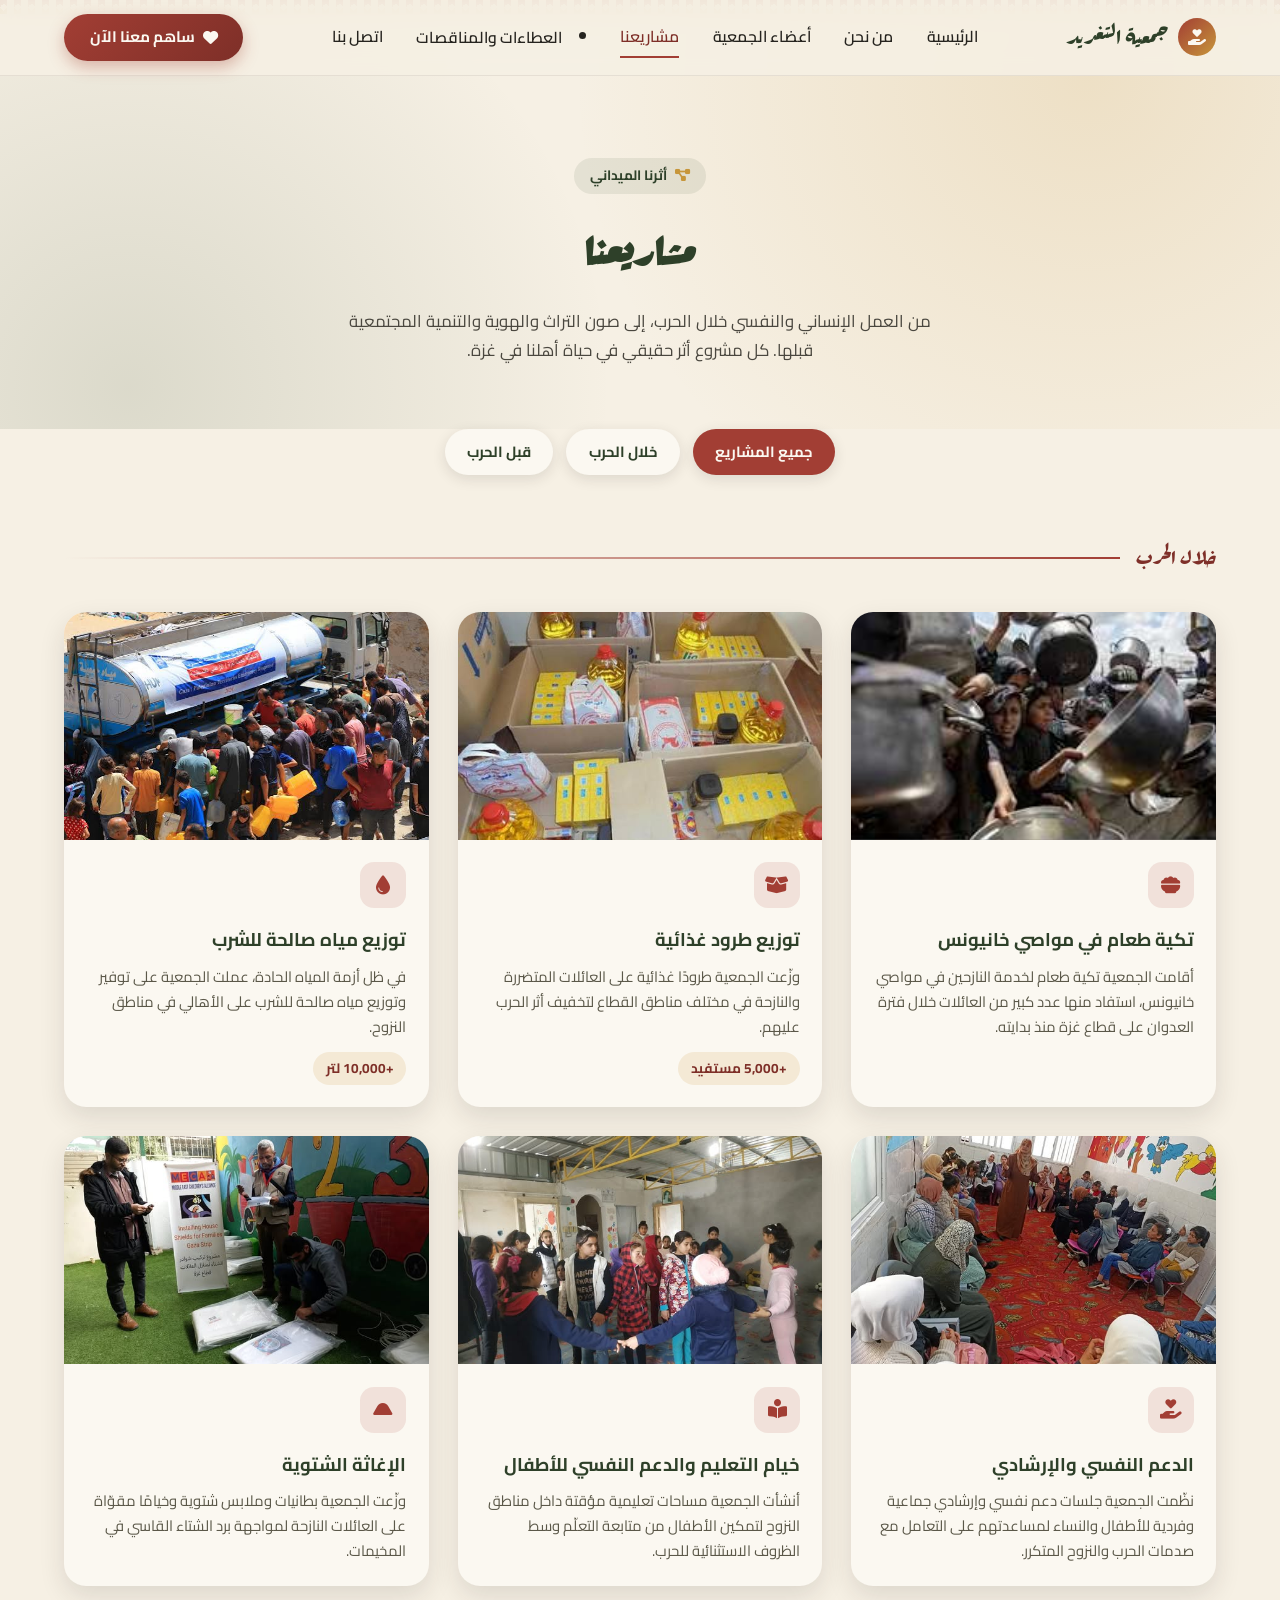
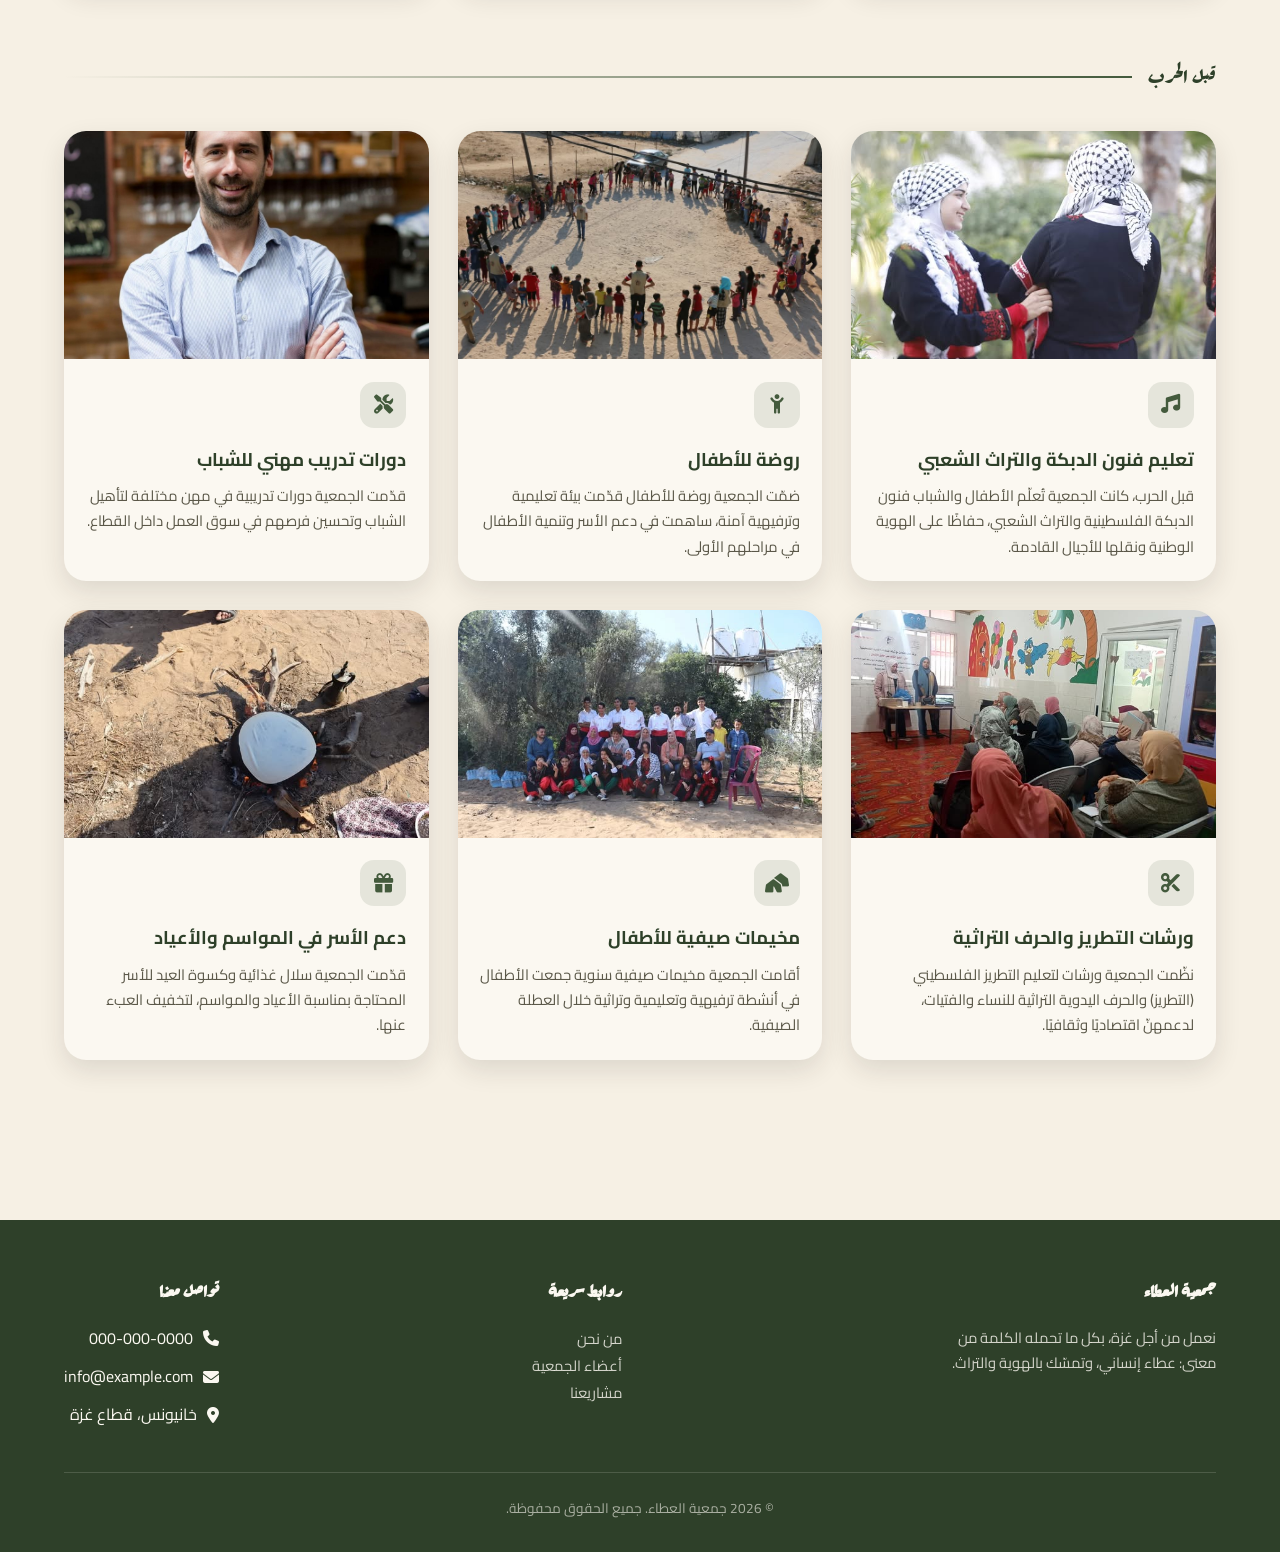
<file: human1R/pro.html>
<!DOCTYPE html>
<html lang="ar" dir="rtl">

<head>
    <meta charset="UTF-8">
    <meta name="viewport" content="width=device-width, initial-scale=1.0">
    <title>مشاريعنا | جمعية العطاء</title>

    <link rel="preconnect" href="https://fonts.googleapis.com">
    <link rel="preconnect" href="https://fonts.gstatic.com" crossorigin>
    <link href="https://fonts.googleapis.com/css2?family=Rakkas&family=Cairo:wght@300;400;500;600;700;800&display=swap"
        rel="stylesheet">
    <link rel="stylesheet" href="https://cdnjs.cloudflare.com/ajax/libs/font-awesome/6.5.1/css/all.min.css">

    <style>
        :root {
            --sand: #F6F0E4;
            --sand-deep: #EEE3CC;
            --ink: #26241F;
            --olive: #435A3C;
            --olive-dark: #2E4029;
            --clay: #A23E34;
            --clay-dark: #7E2F28;
            --gold: #C7963A;
            --cream: #FBF8F1;
            --shadow: rgba(38, 36, 31, .12);
            --font-display: 'Rakkas', 'Cairo', serif;
            --font-body: 'Cairo', sans-serif;
        }

        * {
            margin: 0;
            padding: 0;
            box-sizing: border-box;
        }

        html {
            scroll-behavior: smooth;
        }

        body {
            font-family: var(--font-body);
            background: var(--sand);
            color: var(--ink);
            overflow-x: hidden;
            line-height: 1.7;
        }

        img {
            display: block;
            max-width: 100%;
        }

        a {
            text-decoration: none;
            color: inherit;
        }

        ul {
            list-style: none;
        }

        button {
            font-family: inherit;
            cursor: pointer;
            border: none;
        }

        .tatreez-divider {
            height: 14px;
            width: 100%;
            background-image:
                linear-gradient(135deg, var(--clay) 25%, transparent 25%),
                linear-gradient(225deg, var(--clay) 25%, transparent 25%),
                linear-gradient(45deg, var(--gold) 25%, transparent 25%),
                linear-gradient(315deg, var(--gold) 25%, transparent 25%);
            background-position: 0 0, 7px 0, 0 0, 7px 0;
            background-size: 14px 14px;
            background-repeat: repeat-x;
            opacity: .85;
        }

        /* ============ الهيدر ============ */
        header.site-header {
            position: fixed;
            top: 0;
            right: 0;
            left: 0;
            z-index: 999;
            display: flex;
            align-items: center;
            justify-content: space-between;
            gap: 1.5rem;
            padding: .85rem 5%;
            background: rgba(246, 240, 228, .9);
            backdrop-filter: blur(10px);
            border-bottom: 1px solid rgba(38, 36, 31, .08);
            transition: box-shadow .3s ease, padding .3s ease;
        }

        header.site-header.scrolled {
            box-shadow: 0 6px 24px var(--shadow);
            padding: .55rem 5%;
        }

        .brand {
            display: flex;
            align-items: center;
            gap: .6rem;
            font-family: var(--font-display);
            font-size: 1.5rem;
            color: var(--olive-dark);
            white-space: nowrap;
        }

        .brand .brand-mark {
            width: 38px;
            height: 38px;
            border-radius: 50%;
            background: linear-gradient(135deg, var(--clay), var(--gold));
            display: flex;
            align-items: center;
            justify-content: center;
            color: var(--cream);
            font-size: 1rem;
        }

        nav.main-nav {
            display: flex;
            align-items: center;
            gap: 2.1rem;
            flex: 1;
            justify-content: center;
        }

        nav.main-nav a {
            position: relative;
            font-weight: 600;
            font-size: .98rem;
            color: var(--ink);
            padding: .3rem 0;
            transition: color .25s;
        }

        nav.main-nav a::after {
            content: '';
            position: absolute;
            right: 0;
            bottom: -2px;
            width: 0;
            height: 2px;
            background: var(--clay);
            transition: width .3s ease;
        }

        nav.main-nav a:hover {
            color: var(--clay-dark);
        }

        nav.main-nav a:hover::after {
            width: 100%;
        }

        nav.main-nav a.active {
            color: var(--clay-dark);
        }

        nav.main-nav a.active::after {
            width: 100%;
        }

        .btn-donate {
            background: linear-gradient(135deg, var(--clay), var(--clay-dark));
            color: var(--cream);
            padding: .68rem 1.6rem;
            border-radius: 50px;
            font-weight: 700;
            font-size: .95rem;
            display: flex;
            align-items: center;
            gap: .5rem;
            box-shadow: 0 6px 16px rgba(162, 62, 52, .35);
            white-space: nowrap;
            transition: transform .25s ease, box-shadow .25s ease;
        }

        .btn-donate:hover {
            transform: translateY(-2px);
            box-shadow: 0 10px 22px rgba(162, 62, 52, .45);
        }

        .nav-toggle {
            display: none;
            font-size: 1.4rem;
            color: var(--olive-dark);
            background: none;
        }

        /* ============ عنوان الصفحة ============ */
        .page-hero {
            padding: 9rem 5% 4rem;
            text-align: center;
            background:
                radial-gradient(circle at 85% 15%, rgba(199, 150, 58, .18), transparent 45%),
                radial-gradient(circle at 10% 90%, rgba(67, 90, 60, .15), transparent 40%);
        }

        .eyebrow {
            display: inline-flex;
            align-items: center;
            gap: .5rem;
            background: rgba(67, 90, 60, .1);
            color: var(--olive-dark);
            font-weight: 700;
            font-size: .85rem;
            padding: .4rem 1rem;
            border-radius: 50px;
            margin-bottom: 1.2rem;
        }

        .eyebrow i {
            color: var(--gold);
        }

        .page-hero h1 {
            font-family: var(--font-display);
            font-size: clamp(2.1rem, 3.6vw, 3rem);
            color: var(--olive-dark);
            margin-bottom: 1rem;
        }

        .page-hero p {
            max-width: 620px;
            margin: 0 auto;
            color: #4A473F;
            font-size: 1.05rem;
        }

        /* ============ تبويبات الفلترة ============ */
        .filter-bar {
            display: flex;
            justify-content: center;
            gap: .8rem;
            flex-wrap: wrap;
            padding: 0 5% 3rem;
        }

        .filter-btn {
            background: var(--cream);
            color: var(--olive-dark);
            font-weight: 700;
            font-size: .92rem;
            padding: .6rem 1.4rem;
            border-radius: 50px;
            box-shadow: 0 4px 14px var(--shadow);
            transition: all .25s ease;
        }

        .filter-btn.active {
            background: var(--clay);
            color: var(--cream);
        }

        .filter-btn:hover {
            transform: translateY(-2px);
        }

        /* ============ الأقسام والمجموعات ============ */
        .section {
            padding: 1rem 5% 5.5rem;
        }

        .projects-group {
            margin-bottom: 4.5rem;
        }

        .group-label {
            display: flex;
            align-items: center;
            gap: 1rem;
            margin-bottom: 2.2rem;
        }

        .group-label span {
            font-family: var(--font-display);
            font-size: 1.4rem;
            color: var(--clay-dark);
            white-space: nowrap;
        }

        .group-label::after {
            content: '';
            flex: 1;
            height: 2px;
            background: linear-gradient(to left, var(--clay), transparent);
        }

        .group-label.before span {
            color: var(--olive-dark);
        }

        .group-label.before::after {
            background: linear-gradient(to left, var(--olive), transparent);
        }

        .project-grid {
            display: grid;
            grid-template-columns: repeat(auto-fit, minmax(280px, 1fr));
            gap: 1.8rem;
        }

        .project-card {
            background: var(--cream);
            border-radius: 22px;
            overflow: hidden;
            box-shadow: 0 10px 26px var(--shadow);
            transition: transform .35s ease, box-shadow .35s ease, opacity .3s ease;
        }

        .project-card:hover {
            transform: translateY(-6px);
            box-shadow: 0 20px 40px var(--shadow);
        }

        .project-card.hidden-card {
            display: none;
        }

        .project-card .project-img {
            width: 100%;
            aspect-ratio: 16/10;
            overflow: hidden;
            background: var(--sand-deep);
        }

        .project-card .project-img img {
            width: 100%;
            height: 100%;
            object-fit: cover;
        }

        .project-card .project-body {
            padding: 1.4rem;
        }

        .project-card .icon-badge {
            width: 46px;
            height: 46px;
            border-radius: 14px;
            background: rgba(162, 62, 52, .12);
            color: var(--clay);
            display: flex;
            align-items: center;
            justify-content: center;
            font-size: 1.2rem;
            margin-bottom: 1rem;
        }

        .projects-group.before .icon-badge {
            background: rgba(67, 90, 60, .12);
            color: var(--olive);
        }

        .project-card h3 {
            font-size: 1.15rem;
            color: var(--olive-dark);
            margin-bottom: .5rem;
        }

        .project-card p {
            font-size: .93rem;
            color: #5B5849;
        }

        .project-card .stat {
            display: inline-block;
            margin-top: .8rem;
            font-weight: 700;
            font-size: .85rem;
            color: var(--clay-dark);
            background: rgba(199, 150, 58, .15);
            padding: .3rem .8rem;
            border-radius: 50px;
        }

        /* ============ التذييل ============ */
        footer {
            background: var(--olive-dark);
            color: var(--cream);
            padding: 3.5rem 5% 2rem;
        }

        .footer-grid {
            display: flex;
            flex-wrap: wrap;
            gap: 2.5rem;
            justify-content: space-between;
            margin-bottom: 2rem;
        }

        footer h4 {
            font-family: var(--font-display);
            font-size: 1.2rem;
            margin-bottom: 1rem;
        }

        footer p,
        footer a {
            color: rgba(251, 248, 241, .8);
            font-size: .92rem;
        }

        footer a:hover {
            color: var(--gold);
        }

        .footer-contact li {
            display: flex;
            align-items: center;
            gap: .6rem;
            margin-bottom: .7rem;
        }

        .footer-bottom {
            text-align: center;
            padding-top: 1.5rem;
            border-top: 1px solid rgba(251, 248, 241, .15);
            font-size: .85rem;
            color: rgba(251, 248, 241, .6);
        }

        /* ============ زر العودة للأعلى ============ */
        .to-top {
            position: fixed;
            bottom: 2rem;
            left: 2rem;
            width: 50px;
            height: 50px;
            border-radius: 50%;
            background: var(--clay);
            color: var(--cream);
            display: flex;
            align-items: center;
            justify-content: center;
            font-size: 1.1rem;
            box-shadow: 0 10px 24px rgba(162, 62, 52, .4);
            opacity: 0;
            visibility: hidden;
            transform: translateY(10px);
            transition: all .35s ease;
            z-index: 900;
        }

        .to-top.show {
            opacity: 1;
            visibility: visible;
            transform: translateY(0);
        }

        .to-top:hover {
            background: var(--clay-dark);
        }

        .reveal {
            opacity: 0;
            transform: translateY(28px);
            transition: opacity .7s ease, transform .7s ease;
        }

        .reveal.in-view {
            opacity: 1;
            transform: translateY(0);
        }

        @media (prefers-reduced-motion: reduce) {
            .reveal {
                opacity: 1;
                transform: none;
                transition: none;
            }

            html {
                scroll-behavior: auto;
            }
        }

        @media (max-width: 900px) {
            nav.main-nav {
                position: fixed;
                top: 0;
                right: 0;
                height: 100vh;
                width: min(78vw, 320px);
                background: var(--cream);
                flex-direction: column;
                justify-content: center;
                gap: 2rem;
                transform: translateX(100%);
                transition: transform .35s ease;
                box-shadow: -10px 0 30px var(--shadow);
            }

            nav.main-nav.open {
                transform: translateX(0);
            }

            .nav-toggle {
                display: block;
            }

            .page-hero {
                padding-top: 7.5rem;
            }
        }

        @media (max-width:520px) {
            .to-top {
                left: 1rem;
                bottom: 1rem;
                width: 44px;
                height: 44px;
            }
        }
    </style>
</head>

<body>

    <!-- ============ الهيدر ============ -->
    <header class="site-header" id="siteHeader">
        <div class="brand">
            <span class="brand-mark"><i class="fa-solid fa-hand-holding-heart"></i></span>
            <span>جمعية التغريد</span>
        </div>

        <nav class="main-nav" id="mainNav">
            <a href="in1.html">الرئيسية</a>
            <a href="About_Us.html">من نحن</a>
            <a href="in1.html#team">أعضاء الجمعية</a>
            <a href="pro.html" class="active">مشاريعنا</a>
            <li><a href="in1.html#tenders">العطاءات والمناقصات</a></li>
            <a href="contact-us.html">اتصل بنا</a>
        </nav>

        <a href="index.html#contact" class="btn-donate">
            <i class="fa-solid fa-heart"></i>
            ساهم معنا الآن
        </a>

        <button class="nav-toggle" id="navToggle" aria-label="فتح القائمة">
            <i class="fa-solid fa-bars"></i>
        </button>
    </header>

    <div class="tatreez-divider"></div>

    <!-- ============ عنوان الصفحة ============ -->
    <section class="page-hero">
        <span class="eyebrow reveal"><i class="fa-solid fa-diagram-project"></i> أثرنا الميداني</span>
        <h1 class="reveal">مشاريعنا</h1>
        <p class="reveal">
            من العمل الإنساني والنفسي خلال الحرب، إلى صون التراث والهوية والتنمية المجتمعية قبلها.
            كل مشروع أثر حقيقي في حياة أهلنا في غزة.
        </p>
    </section>

    <!-- ============ تبويبات الفلترة ============ -->
    <div class="filter-bar reveal">
        <button class="filter-btn active" data-filter="all">جميع المشاريع</button>
        <button class="filter-btn" data-filter="during">خلال الحرب</button>
        <button class="filter-btn" data-filter="before">قبل الحرب</button>
    </div>

    <!-- ============ الأقسام ============ -->
    <section class="section">

        <!-- مجموعة: خلال الحرب -->
        <div class="projects-group during reveal" data-group="during">
            <div class="group-label">
                <span>خلال الحرب</span>
            </div>

            <div class="project-grid">

                <!-- تكية طعام -->
                <div class="project-card" data-cat="during">
                    <div class="project-img">
                        <img src="images/تكية.jpg" alt="تكية الطعام في مواصي خانيونس">
                    </div>
                    <div class="project-body">
                        <div class="icon-badge"><i class="fa-solid fa-bowl-food"></i></div>
                        <h3>تكية طعام في مواصي خانيونس</h3>
                        <p>أقامت الجمعية تكية طعام لخدمة النازحين في مواصي خانيونس، استفاد منها عدد كبير من العائلات
                            خلال فترة العدوان على قطاع غزة منذ بدايته.</p>
                    </div>
                </div>

                <!-- طرود غذائية -->
                <div class="project-card" data-cat="during">
                    <div class="project-img">
                        <img src="images/eee.jpg" alt="توزيع طرود غذائية">
                    </div>
                    <div class="project-body">
                        <div class="icon-badge"><i class="fa-solid fa-box-open"></i></div>
                        <h3>توزيع طرود غذائية</h3>
                        <p>وزّعت الجمعية طرودًا غذائية على العائلات المتضررة والنازحة في مختلف مناطق القطاع لتخفيف أثر
                            الحرب عليهم.</p>
                        <span class="stat">+5,000 مستفيد</span>
                    </div>
                </div>

                <!-- مياه الشرب -->
                <div class="project-card" data-cat="during">
                    <div class="project-img">
                        <img src="images/ميا.jpg" alt="توزيع مياه صالحة للشرب">
                    </div>
                    <div class="project-body">
                        <div class="icon-badge"><i class="fa-solid fa-droplet"></i></div>
                        <h3>توزيع مياه صالحة للشرب</h3>
                        <p>في ظل أزمة المياه الحادة، عملت الجمعية على توفير وتوزيع مياه صالحة للشرب على الأهالي في مناطق
                            النزوح.</p>
                        <span class="stat">+10,000 لتر</span>
                    </div>
                </div>

                <!-- الدعم النفسي والإرشادي -->
                <div class="project-card" data-cat="during">
                    <div class="project-img">
                        <img src="images/المرا.jpg" alt="جلسات الدعم النفسي والإرشادي">
                    </div>
                    <div class="project-body">
                        <div class="icon-badge"><i class="fa-solid fa-hand-holding-heart"></i></div>
                        <h3>الدعم النفسي والإرشادي</h3>
                        <p>نظّمت الجمعية جلسات دعم نفسي وإرشادي جماعية وفردية للأطفال والنساء لمساعدتهم على التعامل مع
                            صدمات الحرب والنزوح المتكرر.</p>
                    </div>
                </div>

                <!-- التعليم في النزوح -->
                <div class="project-card" data-cat="during">
                    <div class="project-img">
                        <img src="images/انشطة.jpg" alt="خيام التعليم في مناطق النزوح">
                    </div>
                    <div class="project-body">
                        <div class="icon-badge"><i class="fa-solid fa-book-open-reader"></i></div>
                        <h3>خيام التعليم والدعم النفسي للأطفال</h3>
                        <p>أنشأت الجمعية مساحات تعليمية مؤقتة داخل مناطق النزوح لتمكين الأطفال من متابعة التعلّم وسط
                            الظروف الاستثنائية للحرب.</p>
                    </div>
                </div>

                <!-- الإغاثة الشتوية -->
                <div class="project-card" data-cat="during">
                    <div class="project-img">
                        <img src="images/شتاءء.jpg" alt="توزيع مستلزمات شتوية">
                    </div>
                    <div class="project-body">
                        <div class="icon-badge"><i class="fa-solid fa-mound"></i></div>
                        <h3>الإغاثة الشتوية</h3>
                        <p>وزّعت الجمعية بطانيات وملابس شتوية وخيامًا مقوّاة على العائلات النازحة لمواجهة برد الشتاء
                            القاسي في المخيمات.</p>
                    </div>
                </div>

            </div>
        </div>

        <!-- مجموعة: قبل الحرب -->
        <div class="projects-group before reveal" data-group="before">
            <div class="group-label before">
                <span>قبل الحرب</span>
            </div>

            <div class="project-grid">

                <!-- الدبكة والتراث -->
                <div class="project-card" data-cat="before">
                    <div class="project-img">
                        <img src="images/دبكة.jpg" alt="تعليم فنون الدبكة والتراث الشعبي">
                    </div>
                    <div class="project-body">
                        <div class="icon-badge"><i class="fa-solid fa-music"></i></div>
                        <h3>تعليم فنون الدبكة والتراث الشعبي</h3>
                        <p>قبل الحرب، كانت الجمعية تُعلّم الأطفال والشباب فنون الدبكة الفلسطينية والتراث الشعبي، حفاظًا
                            على الهوية الوطنية ونقلها للأجيال القادمة.</p>
                    </div>
                </div>

                <!-- روضة أطفال -->
                <div class="project-card" data-cat="before">
                    <div class="project-img">
                        <img src="images/ش.jpg" alt="روضة أطفال الجمعية">
                    </div>
                    <div class="project-body">
                        <div class="icon-badge"><i class="fa-solid fa-child-reaching"></i></div>
                        <h3>روضة للأطفال</h3>
                        <p>ضمّت الجمعية روضة للأطفال قدّمت بيئة تعليمية وترفيهية آمنة، ساهمت في دعم الأسر وتنمية الأطفال
                            في مراحلهم الأولى.</p>
                    </div>
                </div>

                <!-- تدريب مهني -->
                <div class="project-card" data-cat="before">
                    <div class="project-img">
                        <img src="images/IMG_٢٠٢٦٠٦١٣_٢٠٥٠٤٩.jpg" alt="دورات تدريب مهني للشباب">
                    </div>
                    <div class="project-body">
                        <div class="icon-badge"><i class="fa-solid fa-screwdriver-wrench"></i></div>
                        <h3>دورات تدريب مهني للشباب</h3>
                        <p>قدّمت الجمعية دورات تدريبية في مهن مختلفة لتأهيل الشباب وتحسين فرصهم في سوق العمل داخل
                            القطاع.</p>
                    </div>
                </div>

                <!-- ورشات الحرف التراثية -->
                <div class="project-card" data-cat="before">
                    <div class="project-img">
                        <img src="images/تغيرر.jpg" alt="ورشات التطريز والحرف التراثية">
                    </div>
                    <div class="project-body">
                        <div class="icon-badge"><i class="fa-solid fa-scissors"></i></div>
                        <h3>ورشات التطريز والحرف التراثية</h3>
                        <p>نظّمت الجمعية ورشات لتعليم التطريز الفلسطيني (التطريز) والحرف اليدوية التراثية للنساء
                            والفتيات، لدعمهنّ اقتصاديًا وثقافيًا.</p>
                    </div>
                </div>

                <!-- مخيمات صيفية -->
                <div class="project-card" data-cat="before">
                    <div class="project-img">
                        <img src="images/زيتون.jpg" alt="مخيمات صيفية للأطفال">
                    </div>
                    <div class="project-body">
                        <div class="icon-badge"><i class="fa-solid fa-tents"></i></div>
                        <h3>مخيمات صيفية للأطفال</h3>
                        <p>أقامت الجمعية مخيمات صيفية سنوية جمعت الأطفال في أنشطة ترفيهية وتعليمية وتراثية خلال العطلة
                            الصيفية.</p>
                    </div>
                </div>

                <!-- دعم الأسر الموسمي -->
                <div class="project-card" data-cat="before">
                    <div class="project-img">
                        <img src="images/زيت.jpg" alt="دعم الأسر في المواسم والأعياد">
                    </div>
                    <div class="project-body">
                        <div class="icon-badge"><i class="fa-solid fa-gift"></i></div>
                        <h3>دعم الأسر في المواسم والأعياد</h3>
                        <p>قدّمت الجمعية سلال غذائية وكسوة العيد للأسر المحتاجة بمناسبة الأعياد والمواسم، لتخفيف العبء
                            عنها.</p>
                    </div>
                </div>

            </div>
        </div>

    </section>

    <!-- ملاحظة: المشاريع المضافة (الدعم النفسي، التعليم في النزوح، الإغاثة الشتوية، التدريب المهني،
     ورشات الحرف، المخيمات الصيفية، دعم المواسم) هي أمثلة مقترحة بناءً على طبيعة عمل الجمعيات المماثلة.
     عدّل النصوص والصور والأرقام لتطابق مشاريعكم الفعلية أو احذف ما لا ينطبق. -->

    <!-- ============ التذييل ============ -->
    <footer id="contact">
        <div class="footer-grid">
            <div>
                <h4>جمعية العطاء</h4>
                <p style="max-width:280px;">نعمل من أجل غزة، بكل ما تحمله الكلمة من معنى: عطاء إنساني، وتمسّك بالهوية
                    والتراث.</p>
            </div>
            <div>
                <h4>روابط سريعة</h4>
                <ul>
                    <li><a href="index.html#about">من نحن</a></li>
                    <li><a href="index.html#team">أعضاء الجمعية</a></li>
                    <li><a href="projects.html">مشاريعنا</a></li>
                </ul>
            </div>
            <div>
                <h4>تواصل معنا</h4>
                <ul class="footer-contact">
                    <li><i class="fa-solid fa-phone"></i> 000-000-0000</li>
                    <li><i class="fa-solid fa-envelope"></i> info@example.com</li>
                    <li><i class="fa-solid fa-location-dot"></i> خانيونس، قطاع غزة</li>
                </ul>
            </div>
        </div>
        <div class="footer-bottom">© 2026 جمعية العطاء. جميع الحقوق محفوظة.</div>
    </footer>

    <button class="to-top" id="toTop" aria-label="العودة للأعلى">
        <i class="fa-solid fa-arrow-up"></i>
    </button>

    <script>
        const header = document.getElementById('siteHeader');
        const toTopBtn = document.getElementById('toTop');
        window.addEventListener('scroll', () => {
            header.classList.toggle('scrolled', window.scrollY > 40);
            toTopBtn.classList.toggle('show', window.scrollY > 400);
        });
        toTopBtn.addEventListener('click', () => window.scrollTo({ top: 0, behavior: 'smooth' }));

        const navToggle = document.getElementById('navToggle');
        const mainNav = document.getElementById('mainNav');
        navToggle.addEventListener('click', () => {
            mainNav.classList.toggle('open');
            navToggle.innerHTML = mainNav.classList.contains('open')
                ? '<i class="fa-solid fa-xmark"></i>' : '<i class="fa-solid fa-bars"></i>';
        });

        // ===== فلترة المشاريع =====
        const filterBtns = document.querySelectorAll('.filter-btn');
        const groups = document.querySelectorAll('.projects-group');
        const cards = document.querySelectorAll('.project-card');

        filterBtns.forEach(btn => {
            btn.addEventListener('click', () => {
                filterBtns.forEach(b => b.classList.remove('active'));
                btn.classList.add('active');
                const filter = btn.dataset.filter;

                if (filter === 'all') {
                    groups.forEach(g => g.style.display = 'block');
                    cards.forEach(c => c.classList.remove('hidden-card'));
                } else {
                    groups.forEach(g => g.style.display = 'block');
                    cards.forEach(c => {
                        c.classList.toggle('hidden-card', c.dataset.cat !== filter);
                    });
                    // إخفاء عنوان المجموعة إن لم يتبقَّ فيها بطاقات ظاهرة
                    groups.forEach(g => {
                        const visible = g.querySelectorAll('.project-card:not(.hidden-card)').length;
                        g.style.display = visible ? 'block' : 'none';
                    });
                }
            });
        });

        // ===== حركات الظهور =====
        const revealEls = document.querySelectorAll('.reveal');
        const observer = new IntersectionObserver((entries) => {
            entries.forEach(entry => {
                if (entry.isIntersecting) {
                    entry.target.classList.add('in-view');
                    observer.unobserve(entry.target);
                }
            });
        }, { threshold: 0.12 });
        revealEls.forEach(el => observer.observe(el));
    </script>

</body>

</html>
</file>
<file: css/style copy.css>
/* ============ المتغيرات (نظام الألوان والخطوط) ============ */
  :root {
    --sand: #F1E7D3;
    /* الخلفية الأساسية - رملي دافئ */
    --sand-2: #E8DAC0;
    /* خلفية بطاقات فاتحة */
    --olive: #3F5732;
    /* اللون الأساسي - أخضر زيتوني */
    --olive-dark: #2A3B21;
    --rust: #B85C38;
    /* لون زر التبرع/الدعم */
    --rust-dark: #9C4A2C;
    --brick: #8B2E28;
    /* لون تراثي (تطريز) للتفاصيل */
    --navy: #1C3A4A;
    /* لون الماء / الفوتر */
    --cream: #FBF6EC;
    /* نص فاتح على خلفيات غامقة */
    --ink: #2B2118;
    /* نص غامق على خلفيات فاتحة */
    --ink-soft: #5C4E3F;
    --radius: 14px;
    --shadow: 0 10px 30px rgba(43, 33, 24, .12);
    --font-display: 'Aref Ruqaa', serif;
    --font-body: 'Tajawal', sans-serif;
  }

  * {
    margin: 0;
    padding: 0;
    box-sizing: border-box;
  }

  html {
    scroll-behavior: smooth;
  }

  body {
    font-family: var(--font-body);
    background: var(--sand);
    color: var(--ink);
    line-height: 1.8;
    overflow-x: hidden;
  }

  img {
    max-width: 100%;
    display: block;
    object-fit: cover;
  }

  ul {
    list-style: none;
  }

  a {
    text-decoration: none;
    color: inherit;
  }

  button {
    font-family: inherit;
    border: none;
    cursor: pointer;
  }

  section {
    padding: 90px 6vw;
  }

  .section-head {
    text-align: center;
    max-width: 700px;
    margin: 0 auto 50px;
  }

  .eyebrow {
    display: inline-block;
    font-family: var(--font-body);
    font-weight: 700;
    color: var(--brick);
    font-size: .85rem;
    background: rgba(139, 46, 40, .08);
    padding: 5px 16px;
    border-radius: 30px;
    margin-bottom: 14px;
  }

  h1,
  h2,
  h3 {
    font-family: var(--font-display);
    font-weight: 700;
    color: var(--olive-dark);
  }

  h2 {
    font-size: clamp(1.9rem, 3.4vw, 2.7rem);
    margin-bottom: 12px;
  }

  .section-head p {
    color: var(--ink-soft);
    font-size: 1.05rem;
    margin-top: 10px;
  }

  /* ============ شريط التطريز الفاصل (العنصر المميز للتصميم) ============ */
  .tatreez-divider {
    height: 18px;
    width: 100%;
    background-image:
      linear-gradient(45deg, var(--brick) 25%, transparent 25%, transparent 75%, var(--brick) 75%),
      linear-gradient(45deg, var(--olive) 25%, transparent 25%, transparent 75%, var(--olive) 75%);
    background-size: 18px 18px;
    background-position: 0 0, 9px 9px;
    background-color: var(--sand-2);
  }

  /* ============ الهيدر والنافيجيشن (Fixed + Flex) ============ */
  .site-header {
    position: fixed;
    top: 0;
    left: 0;
    right: 0;
    z-index: 1000;
    background: var(--olive);
    transition: box-shadow .3s ease, padding .3s ease;
  }

  .site-header.scrolled {
    box-shadow: 0 6px 20px rgba(0, 0, 0, .18);
  }

  .nav-container {
    display: flex;
    align-items: center;
    justify-content: space-between;
    gap: 20px;
    padding: 14px 6vw;
    max-width: 1400px;
    margin: 0 auto;
  }

  .logo {
    display: flex;
    align-items: center;
    gap: 10px;
    color: var(--cream);
  }

  .logo-img {
    width: 46px;
    height: 46px;
    border-radius: 50%;
    object-fit: cover;
    border: 2px solid var(--cream);
  }

  .logo-text {
    font-family: var(--font-display);
    font-size: 1.35rem;
    font-weight: 700;
    white-space: nowrap;
  }

  .nav-links {
    display: flex;
    align-items: center;
    gap: 32px;
  }

  .nav-links a {
    color: var(--cream);
    font-weight: 500;
    font-size: .98rem;
    position: relative;
    padding: 6px 2px;
    transition: color .25s;
  }

  .nav-links a::after {
    content: '';
    position: absolute;
    bottom: -2px;
    right: 0;
    left: 0;
    height: 2px;
    background: var(--rust);
    transform: scaleX(0);
    transition: transform .25s ease;
  }

  .nav-links a:hover::after {
    transform: scaleX(1);
  }

  .header-actions {
    display: flex;
    align-items: center;
    gap: 14px;
  }

  .btn-support {
    background: var(--rust);
    color: var(--cream);
    padding: 11px 24px;
    border-radius: 30px;
    font-weight: 700;
    font-size: .95rem;
    transition: background .25s, transform .25s;
    white-space: nowrap;
  }

  .btn-support:hover {
    background: var(--rust-dark);
    transform: translateY(-2px);
  }

  .nav-toggle {
    display: none;
    background: none;
    color: var(--cream);
    font-size: 1.5rem;
  }

  @media (max-width:900px) {
    .nav-links {
      position: fixed;
      top: 78px;
      right: 0;
      left: 0;
      background: var(--olive-dark);
      flex-direction: column;
      gap: 0;
      max-height: 0;
      overflow: hidden;
      transition: max-height .35s ease;
    }

    .nav-links.open {
      max-height: 400px;
    }

    .nav-links li {
      width: 100%;
      text-align: center;
    }

    .nav-links a {
      display: block;
      padding: 16px 0;
    }

    .nav-links a::after {
      display: none;
    }

    .nav-toggle {
      display: block;
    }
  }

  /* ============ الصفحة الرئيسية (Hero) ============ */
  .hero {
    margin-top: 78px;
    min-height: 88vh;
    display: flex;
    align-items: center;
    gap: 50px;
    flex-wrap: wrap;
    background:
      radial-gradient(circle at 85% 15%, rgba(184, 92, 56, .14), transparent 45%),
      var(--sand);
    position: relative;
  }

  .hero-text {
    flex: 1 1 420px;
  }

  .hero-text h1 {
    font-size: clamp(2.3rem, 5vw, 3.6rem);
    line-height: 1.3;
    margin-bottom: 18px;
  }

  .hero-text p {
    font-size: 1.1rem;
    color: var(--ink-soft);
    max-width: 520px;
    margin-bottom: 30px;
  }

  .hero-buttons {
    display: flex;
    gap: 16px;
    flex-wrap: wrap;
  }

  .btn-primary {
    background: var(--olive);
    color: var(--cream);
    padding: 14px 30px;
    border-radius: 30px;
    font-weight: 700;
    transition: transform .25s, background .25s;
  }

  .btn-primary:hover {
    background: var(--olive-dark);
    transform: translateY(-2px);
  }

  .btn-outline {
    border: 2px solid var(--olive);
    color: var(--olive-dark);
    padding: 12px 28px;
    border-radius: 30px;
    font-weight: 700;
    transition: background .25s, color .25s;
  }

  .btn-outline:hover {
    background: var(--olive);
    color: var(--cream);
  }

  .hero-media {
    flex: 1 1 380px;
    border-radius: var(--radius);
    overflow: hidden;
    box-shadow: var(--shadow);
    aspect-ratio: 4/3;
  }

  /* الصورة الرئيسية - المقاس المفضل: 1200×900 بكسل (نسبة 4:3) بصيغة jpg/webp */
  .hero-media img {
    width: 100%;
    height: 100%;
  }

  /* ============ نبذة عن الجمعية ============ */
  .about {
    background: var(--sand);
  }

  .about-box {
    max-width: 820px;
    margin: 0 auto;
    text-align: center;
    font-size: 1.12rem;
    color: var(--ink-soft);
  }

  .about-box strong {
    color: var(--olive-dark);
  }

  /* ============ أعضاء الجمعية - كاروسيل أفقي (سحب/تمرير يمين ويسار) ============ */
  .team {
    background: var(--sand-2);
    position: relative;
  }

  .carousel-wrap {
    position: relative;
    max-width: 1300px;
    margin: 0 auto;
  }

  .carousel-track {
    display: flex;
    gap: 26px;
    overflow-x: auto;
    scroll-snap-type: x mandatory;
    padding: 10px 4px 26px;
    scrollbar-width: none;
  }

  .carousel-track::-webkit-scrollbar {
    display: none;
  }

  .team-card {
    flex: 0 0 240px;
    scroll-snap-align: start;
    background: var(--sand);
    border-radius: var(--radius);
    overflow: hidden;
    box-shadow: var(--shadow);
    transition: transform .3s ease;
  }

  .team-card:hover {
    transform: translateY(-8px);
  }

  /* صورة العضو - المقاس المفضل: 400×400 بكسل (مربعة) */
  .team-photo {
    width: 100%;
    aspect-ratio: 1/1;
    background: var(--sand-2);
  }

  .team-info {
    padding: 18px 16px;
    text-align: center;
  }

  .team-info h3 {
    font-size: 1.15rem;
    color: var(--olive-dark);
    margin-bottom: 4px;
  }

  .team-info span {
    display: inline-block;
    font-size: .85rem;
    color: var(--cream);
    background: var(--olive);
    padding: 3px 14px;
    border-radius: 20px;
    margin-bottom: 8px;
  }

  .team-info p {
    font-size: .9rem;
    color: var(--ink-soft);
  }

  .carousel-arrow {
    position: absolute;
    top: 42%;
    transform: translateY(-50%);
    width: 46px;
    height: 46px;
    border-radius: 50%;
    background: var(--olive);
    color: var(--cream);
    font-size: 1.1rem;
    display: flex;
    align-items: center;
    justify-content: center;
    box-shadow: var(--shadow);
    z-index: 5;
    transition: background .25s;
  }

  .carousel-arrow:hover {
    background: var(--rust);
  }

  .carousel-arrow.prev {
    right: -10px;
  }

  .carousel-arrow.next {
    left: -10px;
  }

  @media (max-width:700px) {
    .carousel-arrow {
      display: none;
    }
  }

  /* ============ المشاريع ============ */
  .projects {
    background: var(--sand);
  }

  .projects-group-title {
    display: flex;
    align-items: center;
    gap: 14px;
    margin: 50px 0 26px;
    max-width: 1300px;
    margin-inline: auto;
  }

  .projects-group-title h3 {
    font-family: var(--font-body);
    font-weight: 800;
    color: var(--brick);
    font-size: 1.25rem;
    white-space: nowrap;
  }

  .projects-group-title::after {
    content: '';
    flex: 1;
    height: 2px;
    background: repeating-linear-gradient(90deg, var(--brick) 0 6px, transparent 6px 12px);
  }

  .projects-grid {
    display: grid;
    grid-template-columns: repeat(auto-fit, minmax(280px, 1fr));
    gap: 28px;
    max-width: 1300px;
    margin: 0 auto 20px;
  }

  .project-card {
    background: var(--sand-2);
    border-radius: var(--radius);
    overflow: hidden;
    box-shadow: var(--shadow);
    transition: transform .3s ease;
  }

  .project-card:hover {
    transform: translateY(-6px);
  }

  /* صورة المشروع - المقاس المفضل: 800×533 بكسل (نسبة 3:2) */
  .project-photo {
    width: 100%;
    aspect-ratio: 3/2;
    background: var(--sand);
  }

  .project-body {
    padding: 22px;
  }

  .project-icon {
    width: 46px;
    height: 46px;
    border-radius: 50%;
    background: var(--olive);
    color: var(--cream);
    display: flex;
    align-items: center;
    justify-content: center;
    font-size: 1.2rem;
    margin-bottom: 14px;
  }

  .project-body h4 {
    font-family: var(--font-display);
    font-size: 1.25rem;
    color: var(--olive-dark);
    margin-bottom: 8px;
  }

  .project-body p {
    color: var(--ink-soft);
    font-size: .96rem;
    margin-bottom: 10px;
  }

  .project-stat {
    display: inline-block;
    font-weight: 800;
    color: var(--rust-dark);
    font-size: 1rem;
  }

  /* ============ اتصل بنا ============ */
  .contact {
    background: var(--navy);
    color: var(--cream);
  }

  .contact .section-head h2 {
    color: var(--cream);
  }

  .contact .section-head p {
    color: #C9D6DA;
  }

  .contact-grid {
    display: flex;
    flex-wrap: wrap;
    justify-content: center;
    gap: 26px;
    max-width: 1000px;
    margin: 0 auto 40px;
  }

  .contact-item {
    flex: 1 1 220px;
    background: rgba(255, 255, 255, .06);
    border-radius: var(--radius);
    padding: 26px 20px;
    text-align: center;
  }

  .contact-item i {
    font-size: 1.6rem;
    color: var(--rust);
    margin-bottom: 12px;
  }

  .contact-item h4 {
    font-size: 1.02rem;
    margin-bottom: 6px;
  }

  .contact-item p {
    font-size: .9rem;
    color: #C9D6DA;
  }

  .social-row {
    display: flex;
    justify-content: center;
    gap: 16px;
  }

  .social-row a {
    width: 44px;
    height: 44px;
    border-radius: 50%;
    background: rgba(255, 255, 255, .08);
    display: flex;
    align-items: center;
    justify-content: center;
    font-size: 1.05rem;
    transition: background .25s, transform .25s;
  }

  .social-row a:hover {
    background: var(--rust);
    transform: translateY(-3px);
  }

  /* ============ الفوتر ============ */
  footer {
    background: var(--olive-dark);
    color: var(--cream);
    padding: 40px 6vw 26px;
    text-align: center;
  }

  footer .logo-text {
    font-size: 1.3rem;
  }

  footer p {
    color: #C9C1AE;
    font-size: .85rem;
    margin-top: 14px;
  }

  /* ============ زر السكرول لأعلى (Font Awesome) ============ */
  #scrollTopBtn {
    position: fixed;
    bottom: 28px;
    left: 28px;
    width: 50px;
    height: 50px;
    border-radius: 50%;
    background: var(--rust);
    color: var(--cream);
    font-size: 1.15rem;
    display: flex;
    align-items: center;
    justify-content: center;
    box-shadow: 0 8px 22px rgba(0, 0, 0, .25);
    opacity: 0;
    transform: translateY(20px);
    pointer-events: none;
    transition: opacity .3s, transform .3s, background .3s;
    z-index: 900;
  }

  #scrollTopBtn.show {
    opacity: 1;
    transform: translateY(0);
    pointer-events: auto;
  }

  #scrollTopBtn:hover {
    background: var(--rust-dark);
  }

  /* ============ أنيميشن الظهور عند التمرير ============ */
  .reveal {
    opacity: 0;
    transform: translateY(28px);
    transition: opacity .7s ease, transform .7s ease;
  }

  .reveal.in-view {
    opacity: 1;
    transform: translateY(0);
  }

  @media (prefers-reduced-motion: reduce) {
    .reveal {
      opacity: 1;
      transform: none;
      transition: none;
    }

    html {
      scroll-behavior: auto;
    }
  }

  /* ============ تنسيقات قسم العطاءات والمناقصات المطور ============ */
  .tenders-section {
    background: var(--sand-2);
    padding: 90px 6vw;
  }

  .tenders-sub-title {
    max-width: 1300px;
    margin: 0 auto 25px;
    font-family: var(--font-body);
    font-weight: 700;
    font-size: 1.2rem;
    color: var(--olive-dark);
    display: flex;
    align-items: center;
    gap: 10px;
  }

  .tenders-sub-title.color-expired {
    color: var(--brick);
  }

  .tenders-grid {
    display: grid;
    grid-template-columns: repeat(auto-fit, minmax(320px, 1fr));
    gap: 30px;
    max-width: 1300px;
    margin: 0 auto;
  }

  .tender-card {
    background: var(--cream);
    padding: 30px;
    border-radius: var(--radius);
    box-shadow: var(--shadow);
    border-top: 5px solid var(--olive);
    display: flex;
    flex-direction: column;
    justify-content: space-between;
    gap: 20px;
    transition: transform 0.3s ease, box-shadow 0.3s ease;
  }

  /* تمييز العطاء الهام بلون التطريز القرميدي */
  .tender-card.tender-highlight {
    border-top-color: var(--brick);
  }

  /* تصميم العطاءات المنتهية والمغلقة */
  .tender-card.tender-expired {
    background: rgba(235, 230, 222, 0.6);
    /* لون باهت يدل على الأرشفة */
    border-top-color: #a0988e;
    /* لون رمادي خامل */
    box-shadow: none;
  }

  .tender-card:hover {
    transform: translateY(-5px);
    box-shadow: 0 15px 35px rgba(43, 33, 24, .18);
  }

  .tender-card.tender-expired:hover {
    transform: none;
    /* إلغاء حركة الرفع للعطاءات المنتهية */
    box-shadow: none;
  }

  .tender-body {
    flex-grow: 1;
  }

  .tender-status {
    font-weight: 800;
    font-size: 0.8rem;
    padding: 4px 12px;
    border-radius: 20px;
    display: inline-block;
    margin-bottom: 15px;
  }

  .tender-status.status-open {
    background: rgba(63, 87, 50, 0.1);
    color: var(--olive);
  }

  .tender-status.status-closed {
    background: rgba(139, 46, 40, 0.1);
    color: var(--brick);
  }

  .tender-card h3 {
    font-family: var(--font-body);
    font-weight: 800;
    color: var(--olive-dark);
    font-size: 1.25rem;
    margin-bottom: 12px;
    line-height: 1.5;
  }

  .tender-card.tender-expired h3 {
    color: #6e675f;
    /* لون عنوان باهت */
  }

  .tender-card p {
    color: var(--ink-soft);
    font-size: 0.95rem;
    margin-bottom: 20px;
    line-height: 1.7;
  }

  .tender-meta-list {
    list-style: none;
    padding: 0;
    display: flex;
    flex-direction: column;
    gap: 8px;
    font-size: 0.88rem;
    color: var(--ink);
    font-weight: 500;
    border-top: 1px dashed var(--sand-2);
    padding-top: 15px;
  }

  .tender-meta-list li i {
    color: var(--rust);
    margin-left: 6px;
    width: 16px;
    text-align: center;
  }

  .tender-card.tender-expired .tender-meta-list li i {
    color: #a0988e;
    /* تغيير لون أيقونات الميتا للعطاء المنتهي */
  }

  .tender-actions {
    display: flex;
    flex-direction: column;
    gap: 10px;
    margin-top: 10px;
  }

  .tender-btn {
    display: block;
    width: 100%;
    text-align: center;
    padding: 10px 15px;
    font-size: 0.9rem;
    border-radius: 30px;
  }

  /* زر التنبيه الخاص بالعطاء المنتهي والمقفل */
  .btn-expired-status {
    background: #c2b9ae;
    color: #fff;
    border: none;
    padding: 10px 15px;
    font-size: 0.9rem;
    border-radius: 30px;
    cursor: not-allowed;
    width: 100%;
    text-align: center;
    font-weight: 700;
  }
</file>
<file: human1R/css/style copy.css>
/* ============ المتغيرات (نظام الألوان والخطوط) ============ */
  :root {
    --sand: #F1E7D3;
    /* الخلفية الأساسية - رملي دافئ */
    --sand-2: #E8DAC0;
    /* خلفية بطاقات فاتحة */
    --olive: #3F5732;
    /* اللون الأساسي - أخضر زيتوني */
    --olive-dark: #2A3B21;
    --rust: #B85C38;
    /* لون زر التبرع/الدعم */
    --rust-dark: #9C4A2C;
    --brick: #8B2E28;
    /* لون تراثي (تطريز) للتفاصيل */
    --navy: #1C3A4A;
    /* لون الماء / الفوتر */
    --cream: #FBF6EC;
    /* نص فاتح على خلفيات غامقة */
    --ink: #2B2118;
    /* نص غامق على خلفيات فاتحة */
    --ink-soft: #5C4E3F;
    --radius: 14px;
    --shadow: 0 10px 30px rgba(43, 33, 24, .12);
    --font-display: 'Aref Ruqaa', serif;
    --font-body: 'Tajawal', sans-serif;
  }

  * {
    margin: 0;
    padding: 0;
    box-sizing: border-box;
  }

  html {
    scroll-behavior: smooth;
  }

  body {
    font-family: var(--font-body);
    background: var(--sand);
    color: var(--ink);
    line-height: 1.8;
    overflow-x: hidden;
  }

  img {
    max-width: 100%;
    display: block;
    object-fit: cover;
  }

  ul {
    list-style: none;
  }

  a {
    text-decoration: none;
    color: inherit;
  }

  button {
    font-family: inherit;
    border: none;
    cursor: pointer;
  }

  section {
    padding: 90px 6vw;
  }

  .section-head {
    text-align: center;
    max-width: 700px;
    margin: 0 auto 50px;
  }

  .eyebrow {
    display: inline-block;
    font-family: var(--font-body);
    font-weight: 700;
    color: var(--brick);
    font-size: .85rem;
    background: rgba(139, 46, 40, .08);
    padding: 5px 16px;
    border-radius: 30px;
    margin-bottom: 14px;
  }

  h1,
  h2,
  h3 {
    font-family: var(--font-display);
    font-weight: 700;
    color: var(--olive-dark);
  }

  h2 {
    font-size: clamp(1.9rem, 3.4vw, 2.7rem);
    margin-bottom: 12px;
  }

  .section-head p {
    color: var(--ink-soft);
    font-size: 1.05rem;
    margin-top: 10px;
  }

  /* ============ شريط التطريز الفاصل (العنصر المميز للتصميم) ============ */
  .tatreez-divider {
    height: 18px;
    width: 100%;
    background-image:
      linear-gradient(45deg, var(--brick) 25%, transparent 25%, transparent 75%, var(--brick) 75%),
      linear-gradient(45deg, var(--olive) 25%, transparent 25%, transparent 75%, var(--olive) 75%);
    background-size: 18px 18px;
    background-position: 0 0, 9px 9px;
    background-color: var(--sand-2);
  }

  /* ============ الهيدر والنافيجيشن (Fixed + Flex) ============ */
  .site-header {
    position: fixed;
    top: 0;
    left: 0;
    right: 0;
    z-index: 1000;
    background: var(--olive);
    transition: box-shadow .3s ease, padding .3s ease;
  }

  .site-header.scrolled {
    box-shadow: 0 6px 20px rgba(0, 0, 0, .18);
  }

  .nav-container {
    display: flex;
    align-items: center;
    justify-content: space-between;
    gap: 20px;
    padding: 14px 6vw;
    max-width: 1400px;
    margin: 0 auto;
  }

  .logo {
    display: flex;
    align-items: center;
    gap: 10px;
    color: var(--cream);
  }

  /* ضع شعار الجمعية هنا - المقاس المفضل: 80×80 بكسل PNG بخلفية شفافة */
  .logo-img {
    width: 46px;
    height: 46px;
    border-radius: 50%;
    object-fit: cover;
    border: 2px solid var(--cream);
  }

  .logo-text {
    font-family: var(--font-display);
    font-size: 1.35rem;
    font-weight: 700;
    white-space: nowrap;
  }

  .nav-links {
    display: flex;
    align-items: center;
    gap: 32px;
  }

  .nav-links a {
    color: var(--cream);
    font-weight: 500;
    font-size: .98rem;
    position: relative;
    padding: 6px 2px;
    transition: color .25s;
  }

  .nav-links a::after {
    content: '';
    position: absolute;
    bottom: -2px;
    right: 0;
    left: 0;
    height: 2px;
    background: var(--rust);
    transform: scaleX(0);
    transition: transform .25s ease;
  }

  .nav-links a:hover::after {
    transform: scaleX(1);
  }

  .header-actions {
    display: flex;
    align-items: center;
    gap: 14px;
  }

  .btn-support {
    background: var(--rust);
    color: var(--cream);
    padding: 11px 24px;
    border-radius: 30px;
    font-weight: 700;
    font-size: .95rem;
    transition: background .25s, transform .25s;
    white-space: nowrap;
  }

  .btn-support:hover {
    background: var(--rust-dark);
    transform: translateY(-2px);
  }

  .nav-toggle {
    display: none;
    background: none;
    color: var(--cream);
    font-size: 1.5rem;
  }

  @media (max-width:900px) {
    .nav-links {
      position: fixed;
      top: 78px;
      right: 0;
      left: 0;
      background: var(--olive-dark);
      flex-direction: column;
      gap: 0;
      max-height: 0;
      overflow: hidden;
      transition: max-height .35s ease;
    }

    .nav-links.open {
      max-height: 400px;
    }

    .nav-links li {
      width: 100%;
      text-align: center;
    }

    .nav-links a {
      display: block;
      padding: 16px 0;
    }

    .nav-links a::after {
      display: none;
    }

    .nav-toggle {
      display: block;
    }
  }

  /* ============ الصفحة الرئيسية (Hero) ============ */
  .hero {
    margin-top: 78px;
    min-height: 88vh;
    display: flex;
    align-items: center;
    gap: 50px;
    flex-wrap: wrap;
    background:
      radial-gradient(circle at 85% 15%, rgba(184, 92, 56, .14), transparent 45%),
      var(--sand);
    position: relative;
  }

  .hero-text {
    flex: 1 1 420px;
  }

  .hero-text h1 {
    font-size: clamp(2.3rem, 5vw, 3.6rem);
    line-height: 1.3;
    margin-bottom: 18px;
  }

  .hero-text p {
    font-size: 1.1rem;
    color: var(--ink-soft);
    max-width: 520px;
    margin-bottom: 30px;
  }

  .hero-buttons {
    display: flex;
    gap: 16px;
    flex-wrap: wrap;
  }

  .btn-primary {
    background: var(--olive);
    color: var(--cream);
    padding: 14px 30px;
    border-radius: 30px;
    font-weight: 700;
    transition: transform .25s, background .25s;
  }

  .btn-primary:hover {
    background: var(--olive-dark);
    transform: translateY(-2px);
  }

  .btn-outline {
    border: 2px solid var(--olive);
    color: var(--olive-dark);
    padding: 12px 28px;
    border-radius: 30px;
    font-weight: 700;
    transition: background .25s, color .25s;
  }

  .btn-outline:hover {
    background: var(--olive);
    color: var(--cream);
  }

  .hero-media {
    flex: 1 1 380px;
    border-radius: var(--radius);
    overflow: hidden;
    box-shadow: var(--shadow);
    aspect-ratio: 4/3;
  }

  /* الصورة الرئيسية - المقاس المفضل: 1200×900 بكسل (نسبة 4:3) بصيغة jpg/webp */
  .hero-media img {
    width: 100%;
    height: 100%;
  }

  /* ============ نبذة عن الجمعية ============ */
  .about {
    background: var(--sand);
  }

  .about-box {
    max-width: 820px;
    margin: 0 auto;
    text-align: center;
    font-size: 1.12rem;
    color: var(--ink-soft);
  }

  .about-box strong {
    color: var(--olive-dark);
  }

  /* ============ أعضاء الجمعية - كاروسيل أفقي (سحب/تمرير يمين ويسار) ============ */
  .team {
    background: var(--sand-2);
    position: relative;
  }

  .carousel-wrap {
    position: relative;
    max-width: 1300px;
    margin: 0 auto;
  }

  .carousel-track {
    display: flex;
    gap: 26px;
    overflow-x: auto;
    scroll-snap-type: x mandatory;
    padding: 10px 4px 26px;
    scrollbar-width: none;
  }

  .carousel-track::-webkit-scrollbar {
    display: none;
  }

  .team-card {
    flex: 0 0 240px;
    scroll-snap-align: start;
    background: var(--sand);
    border-radius: var(--radius);
    overflow: hidden;
    box-shadow: var(--shadow);
    transition: transform .3s ease;
  }

  .team-card:hover {
    transform: translateY(-8px);
  }

  /* صورة العضو - المقاس المفضل: 400×400 بكسل (مربعة) */
  .team-photo {
    width: 100%;
    aspect-ratio: 1/1;
    background: var(--sand-2);
  }

  .team-info {
    padding: 18px 16px;
    text-align: center;
  }

  .team-info h3 {
    font-size: 1.15rem;
    color: var(--olive-dark);
    margin-bottom: 4px;
  }

  .team-info span {
    display: inline-block;
    font-size: .85rem;
    color: var(--cream);
    background: var(--olive);
    padding: 3px 14px;
    border-radius: 20px;
    margin-bottom: 8px;
  }

  .team-info p {
    font-size: .9rem;
    color: var(--ink-soft);
  }

  .carousel-arrow {
    position: absolute;
    top: 42%;
    transform: translateY(-50%);
    width: 46px;
    height: 46px;
    border-radius: 50%;
    background: var(--olive);
    color: var(--cream);
    font-size: 1.1rem;
    display: flex;
    align-items: center;
    justify-content: center;
    box-shadow: var(--shadow);
    z-index: 5;
    transition: background .25s;
  }

  .carousel-arrow:hover {
    background: var(--rust);
  }

  .carousel-arrow.prev {
    right: -10px;
  }

  .carousel-arrow.next {
    left: -10px;
  }

  @media (max-width:700px) {
    .carousel-arrow {
      display: none;
    }
  }

  /* ============ المشاريع ============ */
  .projects {
    background: var(--sand);
  }

  .projects-group-title {
    display: flex;
    align-items: center;
    gap: 14px;
    margin: 50px 0 26px;
    max-width: 1300px;
    margin-inline: auto;
  }

  .projects-group-title h3 {
    font-family: var(--font-body);
    font-weight: 800;
    color: var(--brick);
    font-size: 1.25rem;
    white-space: nowrap;
  }

  .projects-group-title::after {
    content: '';
    flex: 1;
    height: 2px;
    background: repeating-linear-gradient(90deg, var(--brick) 0 6px, transparent 6px 12px);
  }

  .projects-grid {
    display: grid;
    grid-template-columns: repeat(auto-fit, minmax(280px, 1fr));
    gap: 28px;
    max-width: 1300px;
    margin: 0 auto 20px;
  }

  .project-card {
    background: var(--sand-2);
    border-radius: var(--radius);
    overflow: hidden;
    box-shadow: var(--shadow);
    transition: transform .3s ease;
  }

  .project-card:hover {
    transform: translateY(-6px);
  }

  /* صورة المشروع - المقاس المفضل: 800×533 بكسل (نسبة 3:2) */
  .project-photo {
    width: 100%;
    aspect-ratio: 3/2;
    background: var(--sand);
  }

  .project-body {
    padding: 22px;
  }

  .project-icon {
    width: 46px;
    height: 46px;
    border-radius: 50%;
    background: var(--olive);
    color: var(--cream);
    display: flex;
    align-items: center;
    justify-content: center;
    font-size: 1.2rem;
    margin-bottom: 14px;
  }

  .project-body h4 {
    font-family: var(--font-display);
    font-size: 1.25rem;
    color: var(--olive-dark);
    margin-bottom: 8px;
  }

  .project-body p {
    color: var(--ink-soft);
    font-size: .96rem;
    margin-bottom: 10px;
  }

  .project-stat {
    display: inline-block;
    font-weight: 800;
    color: var(--rust-dark);
    font-size: 1rem;
  }

  /* ============ اتصل بنا ============ */
  .contact {
    background: var(--navy);
    color: var(--cream);
  }

  .contact .section-head h2 {
    color: var(--cream);
  }

  .contact .section-head p {
    color: #C9D6DA;
  }

  .contact-grid {
    display: flex;
    flex-wrap: wrap;
    justify-content: center;
    gap: 26px;
    max-width: 1000px;
    margin: 0 auto 40px;
  }

  .contact-item {
    flex: 1 1 220px;
    background: rgba(255, 255, 255, .06);
    border-radius: var(--radius);
    padding: 26px 20px;
    text-align: center;
  }

  .contact-item i {
    font-size: 1.6rem;
    color: var(--rust);
    margin-bottom: 12px;
  }

  .contact-item h4 {
    font-size: 1.02rem;
    margin-bottom: 6px;
  }

  .contact-item p {
    font-size: .9rem;
    color: #C9D6DA;
  }

  .social-row {
    display: flex;
    justify-content: center;
    gap: 16px;
  }

  .social-row a {
    width: 44px;
    height: 44px;
    border-radius: 50%;
    background: rgba(255, 255, 255, .08);
    display: flex;
    align-items: center;
    justify-content: center;
    font-size: 1.05rem;
    transition: background .25s, transform .25s;
  }

  .social-row a:hover {
    background: var(--rust);
    transform: translateY(-3px);
  }

  /* ============ الفوتر ============ */
  footer {
    background: var(--olive-dark);
    color: var(--cream);
    padding: 40px 6vw 26px;
    text-align: center;
  }

  footer .logo-text {
    font-size: 1.3rem;
  }

  footer p {
    color: #C9C1AE;
    font-size: .85rem;
    margin-top: 14px;
  }

  /* ============ زر السكرول لأعلى (Font Awesome) ============ */
  #scrollTopBtn {
    position: fixed;
    bottom: 28px;
    left: 28px;
    width: 50px;
    height: 50px;
    border-radius: 50%;
    background: var(--rust);
    color: var(--cream);
    font-size: 1.15rem;
    display: flex;
    align-items: center;
    justify-content: center;
    box-shadow: 0 8px 22px rgba(0, 0, 0, .25);
    opacity: 0;
    transform: translateY(20px);
    pointer-events: none;
    transition: opacity .3s, transform .3s, background .3s;
    z-index: 900;
  }

  #scrollTopBtn.show {
    opacity: 1;
    transform: translateY(0);
    pointer-events: auto;
  }

  #scrollTopBtn:hover {
    background: var(--rust-dark);
  }

  /* ============ أنيميشن الظهور عند التمرير ============ */
  .reveal {
    opacity: 0;
    transform: translateY(28px);
    transition: opacity .7s ease, transform .7s ease;
  }

  .reveal.in-view {
    opacity: 1;
    transform: translateY(0);
  }

  @media (prefers-reduced-motion: reduce) {
    .reveal {
      opacity: 1;
      transform: none;
      transition: none;
    }

    html {
      scroll-behavior: auto;
    }
  }

  /* ============ تنسيقات قسم العطاءات والمناقصات المطور ============ */
  .tenders-section {
    background: var(--sand-2);
    padding: 90px 6vw;
  }

  .tenders-sub-title {
    max-width: 1300px;
    margin: 0 auto 25px;
    font-family: var(--font-body);
    font-weight: 700;
    font-size: 1.2rem;
    color: var(--olive-dark);
    display: flex;
    align-items: center;
    gap: 10px;
  }

  .tenders-sub-title.color-expired {
    color: var(--brick);
  }

  .tenders-grid {
    display: grid;
    grid-template-columns: repeat(auto-fit, minmax(320px, 1fr));
    gap: 30px;
    max-width: 1300px;
    margin: 0 auto;
  }

  .tender-card {
    background: var(--cream);
    padding: 30px;
    border-radius: var(--radius);
    box-shadow: var(--shadow);
    border-top: 5px solid var(--olive);
    display: flex;
    flex-direction: column;
    justify-content: space-between;
    gap: 20px;
    transition: transform 0.3s ease, box-shadow 0.3s ease;
  }

  /* تمييز العطاء الهام بلون التطريز القرميدي */
  .tender-card.tender-highlight {
    border-top-color: var(--brick);
  }

  /* تصميم العطاءات المنتهية والمغلقة */
  .tender-card.tender-expired {
    background: rgba(235, 230, 222, 0.6);
    /* لون باهت يدل على الأرشفة */
    border-top-color: #a0988e;
    /* لون رمادي خامل */
    box-shadow: none;
  }

  .tender-card:hover {
    transform: translateY(-5px);
    box-shadow: 0 15px 35px rgba(43, 33, 24, .18);
  }

  .tender-card.tender-expired:hover {
    transform: none;
    /* إلغاء حركة الرفع للعطاءات المنتهية */
    box-shadow: none;
  }

  .tender-body {
    flex-grow: 1;
  }

  .tender-status {
    font-weight: 800;
    font-size: 0.8rem;
    padding: 4px 12px;
    border-radius: 20px;
    display: inline-block;
    margin-bottom: 15px;
  }

  .tender-status.status-open {
    background: rgba(63, 87, 50, 0.1);
    color: var(--olive);
  }

  .tender-status.status-closed {
    background: rgba(139, 46, 40, 0.1);
    color: var(--brick);
  }

  .tender-card h3 {
    font-family: var(--font-body);
    font-weight: 800;
    color: var(--olive-dark);
    font-size: 1.25rem;
    margin-bottom: 12px;
    line-height: 1.5;
  }

  .tender-card.tender-expired h3 {
    color: #6e675f;
    /* لون عنوان باهت */
  }

  .tender-card p {
    color: var(--ink-soft);
    font-size: 0.95rem;
    margin-bottom: 20px;
    line-height: 1.7;
  }

  .tender-meta-list {
    list-style: none;
    padding: 0;
    display: flex;
    flex-direction: column;
    gap: 8px;
    font-size: 0.88rem;
    color: var(--ink);
    font-weight: 500;
    border-top: 1px dashed var(--sand-2);
    padding-top: 15px;
  }

  .tender-meta-list li i {
    color: var(--rust);
    margin-left: 6px;
    width: 16px;
    text-align: center;
  }

  .tender-card.tender-expired .tender-meta-list li i {
    color: #a0988e;
    /* تغيير لون أيقونات الميتا للعطاء المنتهي */
  }

  .tender-actions {
    display: flex;
    flex-direction: column;
    gap: 10px;
    margin-top: 10px;
  }

  .tender-btn {
    display: block;
    width: 100%;
    text-align: center;
    padding: 10px 15px;
    font-size: 0.9rem;
    border-radius: 30px;
  }

  /* زر التنبيه الخاص بالعطاء المنتهي والمقفل */
  .btn-expired-status {
    background: #c2b9ae;
    color: #fff;
    border: none;
    padding: 10px 15px;
    font-size: 0.9rem;
    border-radius: 30px;
    cursor: not-allowed;
    width: 100%;
    text-align: center;
    font-weight: 700;
  }
</file>
